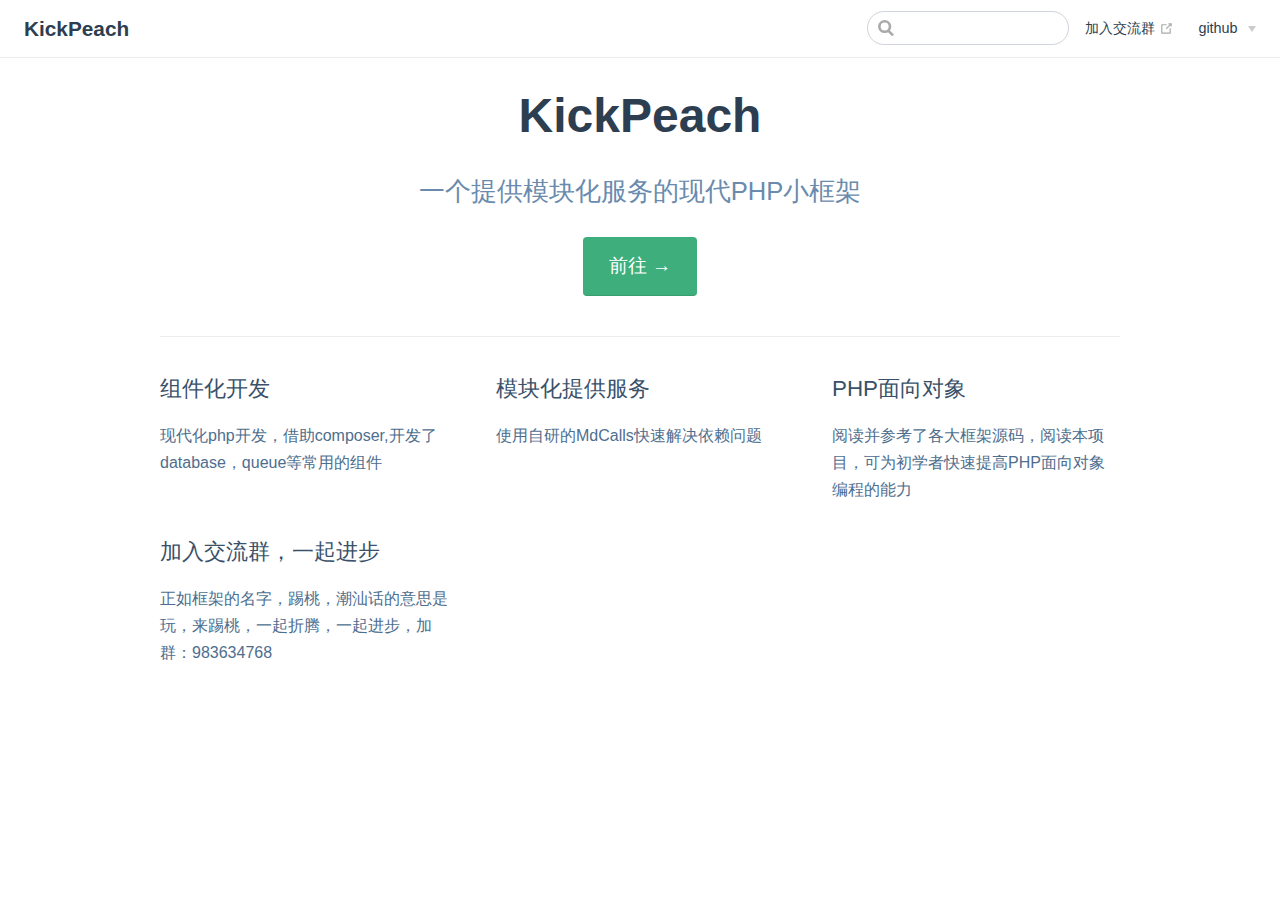
<file: index.html>
<!DOCTYPE html>
<html lang="en-US">
  <head>
    <meta charset="utf-8">
    <meta name="viewport" content="width=device-width,initial-scale=1">
    <title>KickPeach</title>
    <meta name="description" content="一个提供模块化服务的现代PHP小框架">
    
    
    <link rel="preload" href="/assets/css/0.styles.b9f6e0ea.css" as="style"><link rel="preload" href="/assets/js/app.d8481650.js" as="script"><link rel="preload" href="/assets/js/2.21079776.js" as="script"><link rel="preload" href="/assets/js/9.aa5e001c.js" as="script"><link rel="prefetch" href="/assets/js/10.55aacf00.js"><link rel="prefetch" href="/assets/js/11.814c18b7.js"><link rel="prefetch" href="/assets/js/12.51fdea6a.js"><link rel="prefetch" href="/assets/js/13.8d771a0a.js"><link rel="prefetch" href="/assets/js/14.dd0aa15c.js"><link rel="prefetch" href="/assets/js/15.8fccf6ee.js"><link rel="prefetch" href="/assets/js/16.b20f78f5.js"><link rel="prefetch" href="/assets/js/17.5ae0739f.js"><link rel="prefetch" href="/assets/js/18.67575a08.js"><link rel="prefetch" href="/assets/js/19.cb795208.js"><link rel="prefetch" href="/assets/js/20.83614ffb.js"><link rel="prefetch" href="/assets/js/21.5ff111c5.js"><link rel="prefetch" href="/assets/js/22.83f65b97.js"><link rel="prefetch" href="/assets/js/3.d20a4fdd.js"><link rel="prefetch" href="/assets/js/4.51fd03cb.js"><link rel="prefetch" href="/assets/js/5.f55dded8.js"><link rel="prefetch" href="/assets/js/6.a24831df.js"><link rel="prefetch" href="/assets/js/7.1b6b49ca.js"><link rel="prefetch" href="/assets/js/8.77a4347c.js">
    <link rel="stylesheet" href="/assets/css/0.styles.b9f6e0ea.css">
  </head>
  <body>
    <div id="app" data-server-rendered="true"><div class="theme-container no-sidebar"><header class="navbar"><div class="sidebar-button"><svg xmlns="http://www.w3.org/2000/svg" aria-hidden="true" role="img" viewBox="0 0 448 512" class="icon"><path fill="currentColor" d="M436 124H12c-6.627 0-12-5.373-12-12V80c0-6.627 5.373-12 12-12h424c6.627 0 12 5.373 12 12v32c0 6.627-5.373 12-12 12zm0 160H12c-6.627 0-12-5.373-12-12v-32c0-6.627 5.373-12 12-12h424c6.627 0 12 5.373 12 12v32c0 6.627-5.373 12-12 12zm0 160H12c-6.627 0-12-5.373-12-12v-32c0-6.627 5.373-12 12-12h424c6.627 0 12 5.373 12 12v32c0 6.627-5.373 12-12 12z"></path></svg></div> <a href="/" class="home-link router-link-exact-active router-link-active"><!----> <span class="site-name">KickPeach</span></a> <div class="links"><div class="search-box"><input aria-label="Search" autocomplete="off" spellcheck="false" value=""> <!----></div> <nav class="nav-links can-hide"><div class="nav-item"><a href="http://shang.qq.com/wpa/qunwpa?idkey=96a7bedb26282d88729887cbab1d707d7b1f0ded57e2a1729233f51d094b74aa" target="_blank" rel="noopener noreferrer" class="nav-link external">
  加入交流群
  <svg xmlns="http://www.w3.org/2000/svg" aria-hidden="true" x="0px" y="0px" viewBox="0 0 100 100" width="15" height="15" class="icon outbound"><path fill="currentColor" d="M18.8,85.1h56l0,0c2.2,0,4-1.8,4-4v-32h-8v28h-48v-48h28v-8h-32l0,0c-2.2,0-4,1.8-4,4v56C14.8,83.3,16.6,85.1,18.8,85.1z"></path> <polygon fill="currentColor" points="45.7,48.7 51.3,54.3 77.2,28.5 77.2,37.2 85.2,37.2 85.2,14.9 62.8,14.9 62.8,22.9 71.5,22.9"></polygon></svg></a></div><div class="nav-item"><div class="dropdown-wrapper"><a class="dropdown-title"><span class="title">github</span> <span class="arrow right"></span></a> <ul class="nav-dropdown" style="display:none;"><li class="dropdown-item"><!----> <a href="https://github.com/KickPeach/kickPeach" target="_blank" rel="noopener noreferrer" class="nav-link external">
  kickPeach
  <svg xmlns="http://www.w3.org/2000/svg" aria-hidden="true" x="0px" y="0px" viewBox="0 0 100 100" width="15" height="15" class="icon outbound"><path fill="currentColor" d="M18.8,85.1h56l0,0c2.2,0,4-1.8,4-4v-32h-8v28h-48v-48h28v-8h-32l0,0c-2.2,0-4,1.8-4,4v56C14.8,83.3,16.6,85.1,18.8,85.1z"></path> <polygon fill="currentColor" points="45.7,48.7 51.3,54.3 77.2,28.5 77.2,37.2 85.2,37.2 85.2,14.9 62.8,14.9 62.8,22.9 71.5,22.9"></polygon></svg></a></li></ul></div></div> <!----></nav></div></header> <div class="sidebar-mask"></div> <aside class="sidebar"><nav class="nav-links"><div class="nav-item"><a href="http://shang.qq.com/wpa/qunwpa?idkey=96a7bedb26282d88729887cbab1d707d7b1f0ded57e2a1729233f51d094b74aa" target="_blank" rel="noopener noreferrer" class="nav-link external">
  加入交流群
  <svg xmlns="http://www.w3.org/2000/svg" aria-hidden="true" x="0px" y="0px" viewBox="0 0 100 100" width="15" height="15" class="icon outbound"><path fill="currentColor" d="M18.8,85.1h56l0,0c2.2,0,4-1.8,4-4v-32h-8v28h-48v-48h28v-8h-32l0,0c-2.2,0-4,1.8-4,4v56C14.8,83.3,16.6,85.1,18.8,85.1z"></path> <polygon fill="currentColor" points="45.7,48.7 51.3,54.3 77.2,28.5 77.2,37.2 85.2,37.2 85.2,14.9 62.8,14.9 62.8,22.9 71.5,22.9"></polygon></svg></a></div><div class="nav-item"><div class="dropdown-wrapper"><a class="dropdown-title"><span class="title">github</span> <span class="arrow right"></span></a> <ul class="nav-dropdown" style="display:none;"><li class="dropdown-item"><!----> <a href="https://github.com/KickPeach/kickPeach" target="_blank" rel="noopener noreferrer" class="nav-link external">
  kickPeach
  <svg xmlns="http://www.w3.org/2000/svg" aria-hidden="true" x="0px" y="0px" viewBox="0 0 100 100" width="15" height="15" class="icon outbound"><path fill="currentColor" d="M18.8,85.1h56l0,0c2.2,0,4-1.8,4-4v-32h-8v28h-48v-48h28v-8h-32l0,0c-2.2,0-4,1.8-4,4v56C14.8,83.3,16.6,85.1,18.8,85.1z"></path> <polygon fill="currentColor" points="45.7,48.7 51.3,54.3 77.2,28.5 77.2,37.2 85.2,37.2 85.2,14.9 62.8,14.9 62.8,22.9 71.5,22.9"></polygon></svg></a></li></ul></div></div> <!----></nav>  <!----> </aside> <main aria-labelledby="main-title" class="home"><header class="hero"><!----> <h1 id="main-title">KickPeach</h1> <p class="description">
      一个提供模块化服务的现代PHP小框架
    </p> <p class="action"><a href="/guide/base/install.html" class="nav-link action-button">前往 →</a></p></header> <div class="features"><div class="feature"><h2>组件化开发</h2> <p>现代化php开发，借助composer,开发了database，queue等常用的组件</p></div><div class="feature"><h2>模块化提供服务</h2> <p>使用自研的MdCalls快速解决依赖问题</p></div><div class="feature"><h2>PHP面向对象</h2> <p>阅读并参考了各大框架源码，阅读本项目，可为初学者快速提高PHP面向对象编程的能力</p></div><div class="feature"><h2>加入交流群，一起进步</h2> <p>正如框架的名字，踢桃，潮汕话的意思是玩，来踢桃，一起折腾，一起进步，加群：983634768</p></div></div> <div class="content default"></div> <!----></main></div><div class="global-ui"></div></div>
    <script src="/assets/js/app.d8481650.js" defer></script><script src="/assets/js/2.21079776.js" defer></script><script src="/assets/js/9.aa5e001c.js" defer></script>
  </body>
</html>
</file>
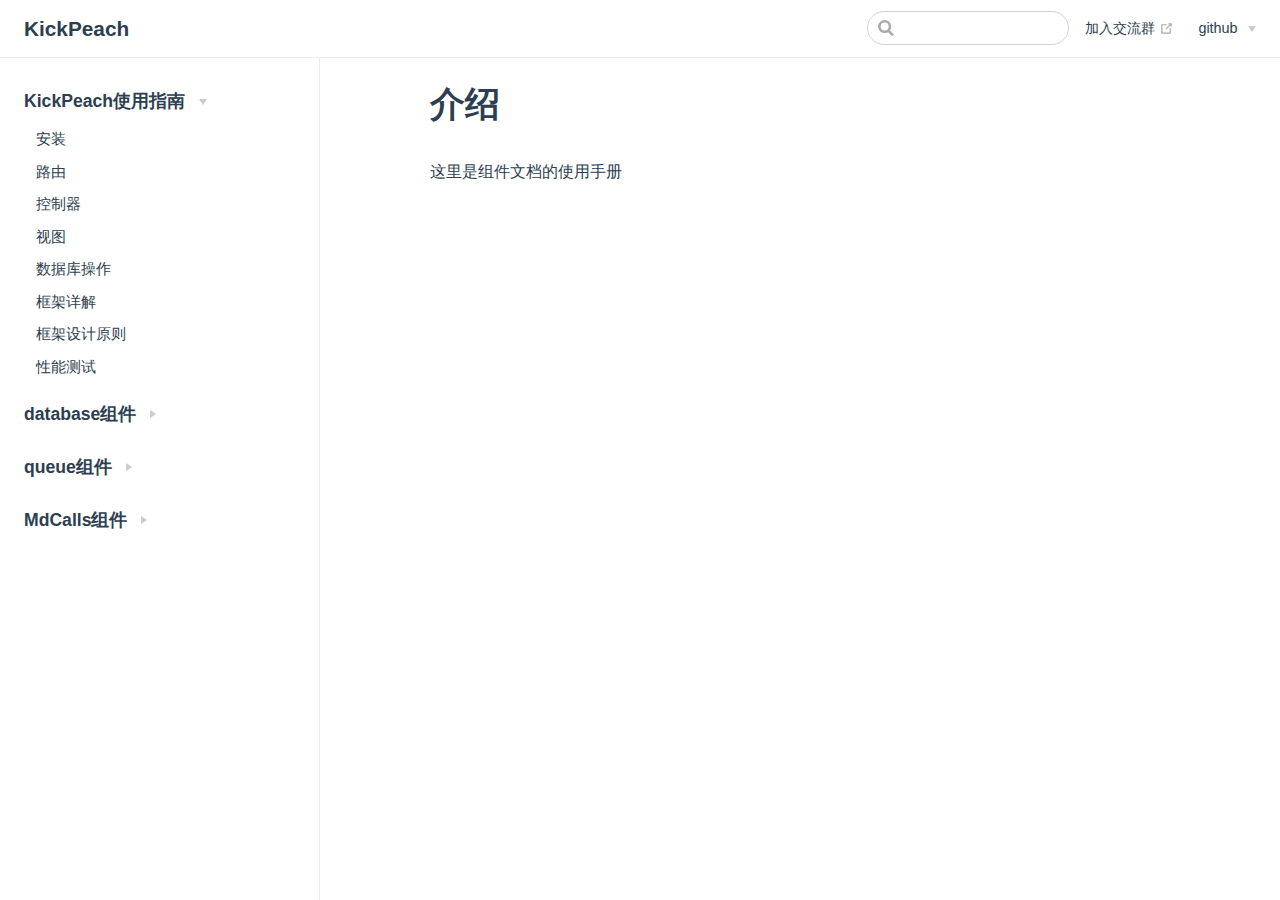
<file: guide/index.html>
<!DOCTYPE html>
<html lang="en-US">
  <head>
    <meta charset="utf-8">
    <meta name="viewport" content="width=device-width,initial-scale=1">
    <title>介绍 | KickPeach</title>
    <meta name="description" content="一个提供模块化服务的现代PHP小框架">
    
    
    <link rel="preload" href="/assets/css/0.styles.b9f6e0ea.css" as="style"><link rel="preload" href="/assets/js/app.d8481650.js" as="script"><link rel="preload" href="/assets/js/2.21079776.js" as="script"><link rel="preload" href="/assets/js/10.55aacf00.js" as="script"><link rel="prefetch" href="/assets/js/11.814c18b7.js"><link rel="prefetch" href="/assets/js/12.51fdea6a.js"><link rel="prefetch" href="/assets/js/13.8d771a0a.js"><link rel="prefetch" href="/assets/js/14.dd0aa15c.js"><link rel="prefetch" href="/assets/js/15.8fccf6ee.js"><link rel="prefetch" href="/assets/js/16.b20f78f5.js"><link rel="prefetch" href="/assets/js/17.5ae0739f.js"><link rel="prefetch" href="/assets/js/18.67575a08.js"><link rel="prefetch" href="/assets/js/19.cb795208.js"><link rel="prefetch" href="/assets/js/20.83614ffb.js"><link rel="prefetch" href="/assets/js/21.5ff111c5.js"><link rel="prefetch" href="/assets/js/22.83f65b97.js"><link rel="prefetch" href="/assets/js/3.d20a4fdd.js"><link rel="prefetch" href="/assets/js/4.51fd03cb.js"><link rel="prefetch" href="/assets/js/5.f55dded8.js"><link rel="prefetch" href="/assets/js/6.a24831df.js"><link rel="prefetch" href="/assets/js/7.1b6b49ca.js"><link rel="prefetch" href="/assets/js/8.77a4347c.js"><link rel="prefetch" href="/assets/js/9.aa5e001c.js">
    <link rel="stylesheet" href="/assets/css/0.styles.b9f6e0ea.css">
  </head>
  <body>
    <div id="app" data-server-rendered="true"><div class="theme-container"><header class="navbar"><div class="sidebar-button"><svg xmlns="http://www.w3.org/2000/svg" aria-hidden="true" role="img" viewBox="0 0 448 512" class="icon"><path fill="currentColor" d="M436 124H12c-6.627 0-12-5.373-12-12V80c0-6.627 5.373-12 12-12h424c6.627 0 12 5.373 12 12v32c0 6.627-5.373 12-12 12zm0 160H12c-6.627 0-12-5.373-12-12v-32c0-6.627 5.373-12 12-12h424c6.627 0 12 5.373 12 12v32c0 6.627-5.373 12-12 12zm0 160H12c-6.627 0-12-5.373-12-12v-32c0-6.627 5.373-12 12-12h424c6.627 0 12 5.373 12 12v32c0 6.627-5.373 12-12 12z"></path></svg></div> <a href="/" class="home-link router-link-active"><!----> <span class="site-name">KickPeach</span></a> <div class="links"><div class="search-box"><input aria-label="Search" autocomplete="off" spellcheck="false" value=""> <!----></div> <nav class="nav-links can-hide"><div class="nav-item"><a href="http://shang.qq.com/wpa/qunwpa?idkey=96a7bedb26282d88729887cbab1d707d7b1f0ded57e2a1729233f51d094b74aa" target="_blank" rel="noopener noreferrer" class="nav-link external">
  加入交流群
  <svg xmlns="http://www.w3.org/2000/svg" aria-hidden="true" x="0px" y="0px" viewBox="0 0 100 100" width="15" height="15" class="icon outbound"><path fill="currentColor" d="M18.8,85.1h56l0,0c2.2,0,4-1.8,4-4v-32h-8v28h-48v-48h28v-8h-32l0,0c-2.2,0-4,1.8-4,4v56C14.8,83.3,16.6,85.1,18.8,85.1z"></path> <polygon fill="currentColor" points="45.7,48.7 51.3,54.3 77.2,28.5 77.2,37.2 85.2,37.2 85.2,14.9 62.8,14.9 62.8,22.9 71.5,22.9"></polygon></svg></a></div><div class="nav-item"><div class="dropdown-wrapper"><a class="dropdown-title"><span class="title">github</span> <span class="arrow right"></span></a> <ul class="nav-dropdown" style="display:none;"><li class="dropdown-item"><!----> <a href="https://github.com/KickPeach/kickPeach" target="_blank" rel="noopener noreferrer" class="nav-link external">
  kickPeach
  <svg xmlns="http://www.w3.org/2000/svg" aria-hidden="true" x="0px" y="0px" viewBox="0 0 100 100" width="15" height="15" class="icon outbound"><path fill="currentColor" d="M18.8,85.1h56l0,0c2.2,0,4-1.8,4-4v-32h-8v28h-48v-48h28v-8h-32l0,0c-2.2,0-4,1.8-4,4v56C14.8,83.3,16.6,85.1,18.8,85.1z"></path> <polygon fill="currentColor" points="45.7,48.7 51.3,54.3 77.2,28.5 77.2,37.2 85.2,37.2 85.2,14.9 62.8,14.9 62.8,22.9 71.5,22.9"></polygon></svg></a></li></ul></div></div> <!----></nav></div></header> <div class="sidebar-mask"></div> <aside class="sidebar"><nav class="nav-links"><div class="nav-item"><a href="http://shang.qq.com/wpa/qunwpa?idkey=96a7bedb26282d88729887cbab1d707d7b1f0ded57e2a1729233f51d094b74aa" target="_blank" rel="noopener noreferrer" class="nav-link external">
  加入交流群
  <svg xmlns="http://www.w3.org/2000/svg" aria-hidden="true" x="0px" y="0px" viewBox="0 0 100 100" width="15" height="15" class="icon outbound"><path fill="currentColor" d="M18.8,85.1h56l0,0c2.2,0,4-1.8,4-4v-32h-8v28h-48v-48h28v-8h-32l0,0c-2.2,0-4,1.8-4,4v56C14.8,83.3,16.6,85.1,18.8,85.1z"></path> <polygon fill="currentColor" points="45.7,48.7 51.3,54.3 77.2,28.5 77.2,37.2 85.2,37.2 85.2,14.9 62.8,14.9 62.8,22.9 71.5,22.9"></polygon></svg></a></div><div class="nav-item"><div class="dropdown-wrapper"><a class="dropdown-title"><span class="title">github</span> <span class="arrow right"></span></a> <ul class="nav-dropdown" style="display:none;"><li class="dropdown-item"><!----> <a href="https://github.com/KickPeach/kickPeach" target="_blank" rel="noopener noreferrer" class="nav-link external">
  kickPeach
  <svg xmlns="http://www.w3.org/2000/svg" aria-hidden="true" x="0px" y="0px" viewBox="0 0 100 100" width="15" height="15" class="icon outbound"><path fill="currentColor" d="M18.8,85.1h56l0,0c2.2,0,4-1.8,4-4v-32h-8v28h-48v-48h28v-8h-32l0,0c-2.2,0-4,1.8-4,4v56C14.8,83.3,16.6,85.1,18.8,85.1z"></path> <polygon fill="currentColor" points="45.7,48.7 51.3,54.3 77.2,28.5 77.2,37.2 85.2,37.2 85.2,14.9 62.8,14.9 62.8,22.9 71.5,22.9"></polygon></svg></a></li></ul></div></div> <!----></nav>  <ul class="sidebar-links"><li><section class="sidebar-group collapsable depth-0"><p class="sidebar-heading open"><span>KickPeach使用指南</span> <span class="arrow down"></span></p> <ul class="sidebar-links sidebar-group-items"><li><a href="/guide/base/install.html" class="sidebar-link">安装</a></li><li><a href="/guide/base/routing.html" class="sidebar-link">路由</a></li><li><a href="/guide/base/controller.html" class="sidebar-link">控制器</a></li><li><a href="/guide/base/view.html" class="sidebar-link">视图</a></li><li><a href="/guide/base/model.html" class="sidebar-link">数据库操作</a></li><li><a href="/guide/base/kernel.html" class="sidebar-link">框架详解</a></li><li><a href="/guide/base/design.html" class="sidebar-link">框架设计原则</a></li><li><a href="/guide/base/benchmark.html" class="sidebar-link">性能测试</a></li></ul></section></li><li><section class="sidebar-group collapsable depth-0"><p class="sidebar-heading"><span>database组件</span> <span class="arrow right"></span></p> <!----></section></li><li><section class="sidebar-group collapsable depth-0"><p class="sidebar-heading"><span>queue组件</span> <span class="arrow right"></span></p> <!----></section></li><li><section class="sidebar-group collapsable depth-0"><p class="sidebar-heading"><span>MdCalls组件</span> <span class="arrow right"></span></p> <!----></section></li></ul> </aside> <main class="page"> <div class="content default"><h1 id="介绍"><a href="#介绍" aria-hidden="true" class="header-anchor">#</a> 介绍</h1> <p>这里是组件文档的使用手册</p></div> <footer class="page-edit"><!----> <!----></footer> <!----> </main></div><div class="global-ui"></div></div>
    <script src="/assets/js/app.d8481650.js" defer></script><script src="/assets/js/2.21079776.js" defer></script><script src="/assets/js/10.55aacf00.js" defer></script>
  </body>
</html>
</file>
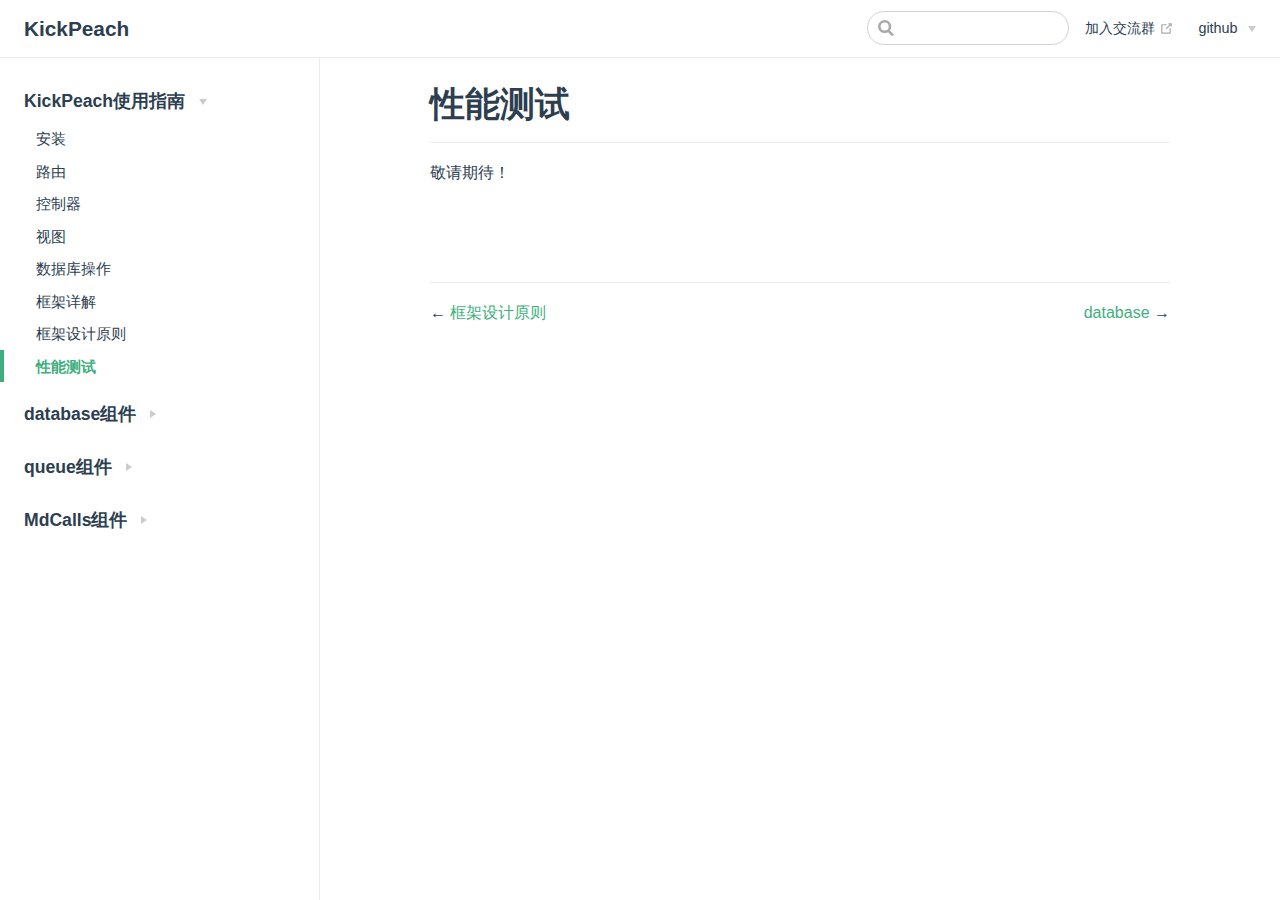
<file: guide/base/benchmark.html>
<!DOCTYPE html>
<html lang="en-US">
  <head>
    <meta charset="utf-8">
    <meta name="viewport" content="width=device-width,initial-scale=1">
    <title>性能测试 | KickPeach</title>
    <meta name="description" content="一个提供模块化服务的现代PHP小框架">
    
    
    <link rel="preload" href="/assets/css/0.styles.b9f6e0ea.css" as="style"><link rel="preload" href="/assets/js/app.d8481650.js" as="script"><link rel="preload" href="/assets/js/2.21079776.js" as="script"><link rel="preload" href="/assets/js/11.814c18b7.js" as="script"><link rel="prefetch" href="/assets/js/10.55aacf00.js"><link rel="prefetch" href="/assets/js/12.51fdea6a.js"><link rel="prefetch" href="/assets/js/13.8d771a0a.js"><link rel="prefetch" href="/assets/js/14.dd0aa15c.js"><link rel="prefetch" href="/assets/js/15.8fccf6ee.js"><link rel="prefetch" href="/assets/js/16.b20f78f5.js"><link rel="prefetch" href="/assets/js/17.5ae0739f.js"><link rel="prefetch" href="/assets/js/18.67575a08.js"><link rel="prefetch" href="/assets/js/19.cb795208.js"><link rel="prefetch" href="/assets/js/20.83614ffb.js"><link rel="prefetch" href="/assets/js/21.5ff111c5.js"><link rel="prefetch" href="/assets/js/22.83f65b97.js"><link rel="prefetch" href="/assets/js/3.d20a4fdd.js"><link rel="prefetch" href="/assets/js/4.51fd03cb.js"><link rel="prefetch" href="/assets/js/5.f55dded8.js"><link rel="prefetch" href="/assets/js/6.a24831df.js"><link rel="prefetch" href="/assets/js/7.1b6b49ca.js"><link rel="prefetch" href="/assets/js/8.77a4347c.js"><link rel="prefetch" href="/assets/js/9.aa5e001c.js">
    <link rel="stylesheet" href="/assets/css/0.styles.b9f6e0ea.css">
  </head>
  <body>
    <div id="app" data-server-rendered="true"><div class="theme-container"><header class="navbar"><div class="sidebar-button"><svg xmlns="http://www.w3.org/2000/svg" aria-hidden="true" role="img" viewBox="0 0 448 512" class="icon"><path fill="currentColor" d="M436 124H12c-6.627 0-12-5.373-12-12V80c0-6.627 5.373-12 12-12h424c6.627 0 12 5.373 12 12v32c0 6.627-5.373 12-12 12zm0 160H12c-6.627 0-12-5.373-12-12v-32c0-6.627 5.373-12 12-12h424c6.627 0 12 5.373 12 12v32c0 6.627-5.373 12-12 12zm0 160H12c-6.627 0-12-5.373-12-12v-32c0-6.627 5.373-12 12-12h424c6.627 0 12 5.373 12 12v32c0 6.627-5.373 12-12 12z"></path></svg></div> <a href="/" class="home-link router-link-active"><!----> <span class="site-name">KickPeach</span></a> <div class="links"><div class="search-box"><input aria-label="Search" autocomplete="off" spellcheck="false" value=""> <!----></div> <nav class="nav-links can-hide"><div class="nav-item"><a href="http://shang.qq.com/wpa/qunwpa?idkey=96a7bedb26282d88729887cbab1d707d7b1f0ded57e2a1729233f51d094b74aa" target="_blank" rel="noopener noreferrer" class="nav-link external">
  加入交流群
  <svg xmlns="http://www.w3.org/2000/svg" aria-hidden="true" x="0px" y="0px" viewBox="0 0 100 100" width="15" height="15" class="icon outbound"><path fill="currentColor" d="M18.8,85.1h56l0,0c2.2,0,4-1.8,4-4v-32h-8v28h-48v-48h28v-8h-32l0,0c-2.2,0-4,1.8-4,4v56C14.8,83.3,16.6,85.1,18.8,85.1z"></path> <polygon fill="currentColor" points="45.7,48.7 51.3,54.3 77.2,28.5 77.2,37.2 85.2,37.2 85.2,14.9 62.8,14.9 62.8,22.9 71.5,22.9"></polygon></svg></a></div><div class="nav-item"><div class="dropdown-wrapper"><a class="dropdown-title"><span class="title">github</span> <span class="arrow right"></span></a> <ul class="nav-dropdown" style="display:none;"><li class="dropdown-item"><!----> <a href="https://github.com/KickPeach/kickPeach" target="_blank" rel="noopener noreferrer" class="nav-link external">
  kickPeach
  <svg xmlns="http://www.w3.org/2000/svg" aria-hidden="true" x="0px" y="0px" viewBox="0 0 100 100" width="15" height="15" class="icon outbound"><path fill="currentColor" d="M18.8,85.1h56l0,0c2.2,0,4-1.8,4-4v-32h-8v28h-48v-48h28v-8h-32l0,0c-2.2,0-4,1.8-4,4v56C14.8,83.3,16.6,85.1,18.8,85.1z"></path> <polygon fill="currentColor" points="45.7,48.7 51.3,54.3 77.2,28.5 77.2,37.2 85.2,37.2 85.2,14.9 62.8,14.9 62.8,22.9 71.5,22.9"></polygon></svg></a></li></ul></div></div> <!----></nav></div></header> <div class="sidebar-mask"></div> <aside class="sidebar"><nav class="nav-links"><div class="nav-item"><a href="http://shang.qq.com/wpa/qunwpa?idkey=96a7bedb26282d88729887cbab1d707d7b1f0ded57e2a1729233f51d094b74aa" target="_blank" rel="noopener noreferrer" class="nav-link external">
  加入交流群
  <svg xmlns="http://www.w3.org/2000/svg" aria-hidden="true" x="0px" y="0px" viewBox="0 0 100 100" width="15" height="15" class="icon outbound"><path fill="currentColor" d="M18.8,85.1h56l0,0c2.2,0,4-1.8,4-4v-32h-8v28h-48v-48h28v-8h-32l0,0c-2.2,0-4,1.8-4,4v56C14.8,83.3,16.6,85.1,18.8,85.1z"></path> <polygon fill="currentColor" points="45.7,48.7 51.3,54.3 77.2,28.5 77.2,37.2 85.2,37.2 85.2,14.9 62.8,14.9 62.8,22.9 71.5,22.9"></polygon></svg></a></div><div class="nav-item"><div class="dropdown-wrapper"><a class="dropdown-title"><span class="title">github</span> <span class="arrow right"></span></a> <ul class="nav-dropdown" style="display:none;"><li class="dropdown-item"><!----> <a href="https://github.com/KickPeach/kickPeach" target="_blank" rel="noopener noreferrer" class="nav-link external">
  kickPeach
  <svg xmlns="http://www.w3.org/2000/svg" aria-hidden="true" x="0px" y="0px" viewBox="0 0 100 100" width="15" height="15" class="icon outbound"><path fill="currentColor" d="M18.8,85.1h56l0,0c2.2,0,4-1.8,4-4v-32h-8v28h-48v-48h28v-8h-32l0,0c-2.2,0-4,1.8-4,4v56C14.8,83.3,16.6,85.1,18.8,85.1z"></path> <polygon fill="currentColor" points="45.7,48.7 51.3,54.3 77.2,28.5 77.2,37.2 85.2,37.2 85.2,14.9 62.8,14.9 62.8,22.9 71.5,22.9"></polygon></svg></a></li></ul></div></div> <!----></nav>  <ul class="sidebar-links"><li><section class="sidebar-group collapsable depth-0"><p class="sidebar-heading open"><span>KickPeach使用指南</span> <span class="arrow down"></span></p> <ul class="sidebar-links sidebar-group-items"><li><a href="/guide/base/install.html" class="sidebar-link">安装</a></li><li><a href="/guide/base/routing.html" class="sidebar-link">路由</a></li><li><a href="/guide/base/controller.html" class="sidebar-link">控制器</a></li><li><a href="/guide/base/view.html" class="sidebar-link">视图</a></li><li><a href="/guide/base/model.html" class="sidebar-link">数据库操作</a></li><li><a href="/guide/base/kernel.html" class="sidebar-link">框架详解</a></li><li><a href="/guide/base/design.html" class="sidebar-link">框架设计原则</a></li><li><a href="/guide/base/benchmark.html" class="active sidebar-link">性能测试</a></li></ul></section></li><li><section class="sidebar-group collapsable depth-0"><p class="sidebar-heading"><span>database组件</span> <span class="arrow right"></span></p> <!----></section></li><li><section class="sidebar-group collapsable depth-0"><p class="sidebar-heading"><span>queue组件</span> <span class="arrow right"></span></p> <!----></section></li><li><section class="sidebar-group collapsable depth-0"><p class="sidebar-heading"><span>MdCalls组件</span> <span class="arrow right"></span></p> <!----></section></li></ul> </aside> <main class="page"> <div class="content default"><h1 id="性能测试"><a href="#性能测试" aria-hidden="true" class="header-anchor">#</a> 性能测试</h1> <hr> <p>敬请期待！</p></div> <footer class="page-edit"><!----> <!----></footer> <div class="page-nav"><p class="inner"><span class="prev">
        ←
        <a href="/guide/base/design.html" class="prev">
          框架设计原则
        </a></span> <span class="next"><a href="/guide/database/introduce.html">
          database
        </a>
        →
      </span></p></div> </main></div><div class="global-ui"></div></div>
    <script src="/assets/js/app.d8481650.js" defer></script><script src="/assets/js/2.21079776.js" defer></script><script src="/assets/js/11.814c18b7.js" defer></script>
  </body>
</html>
</file>
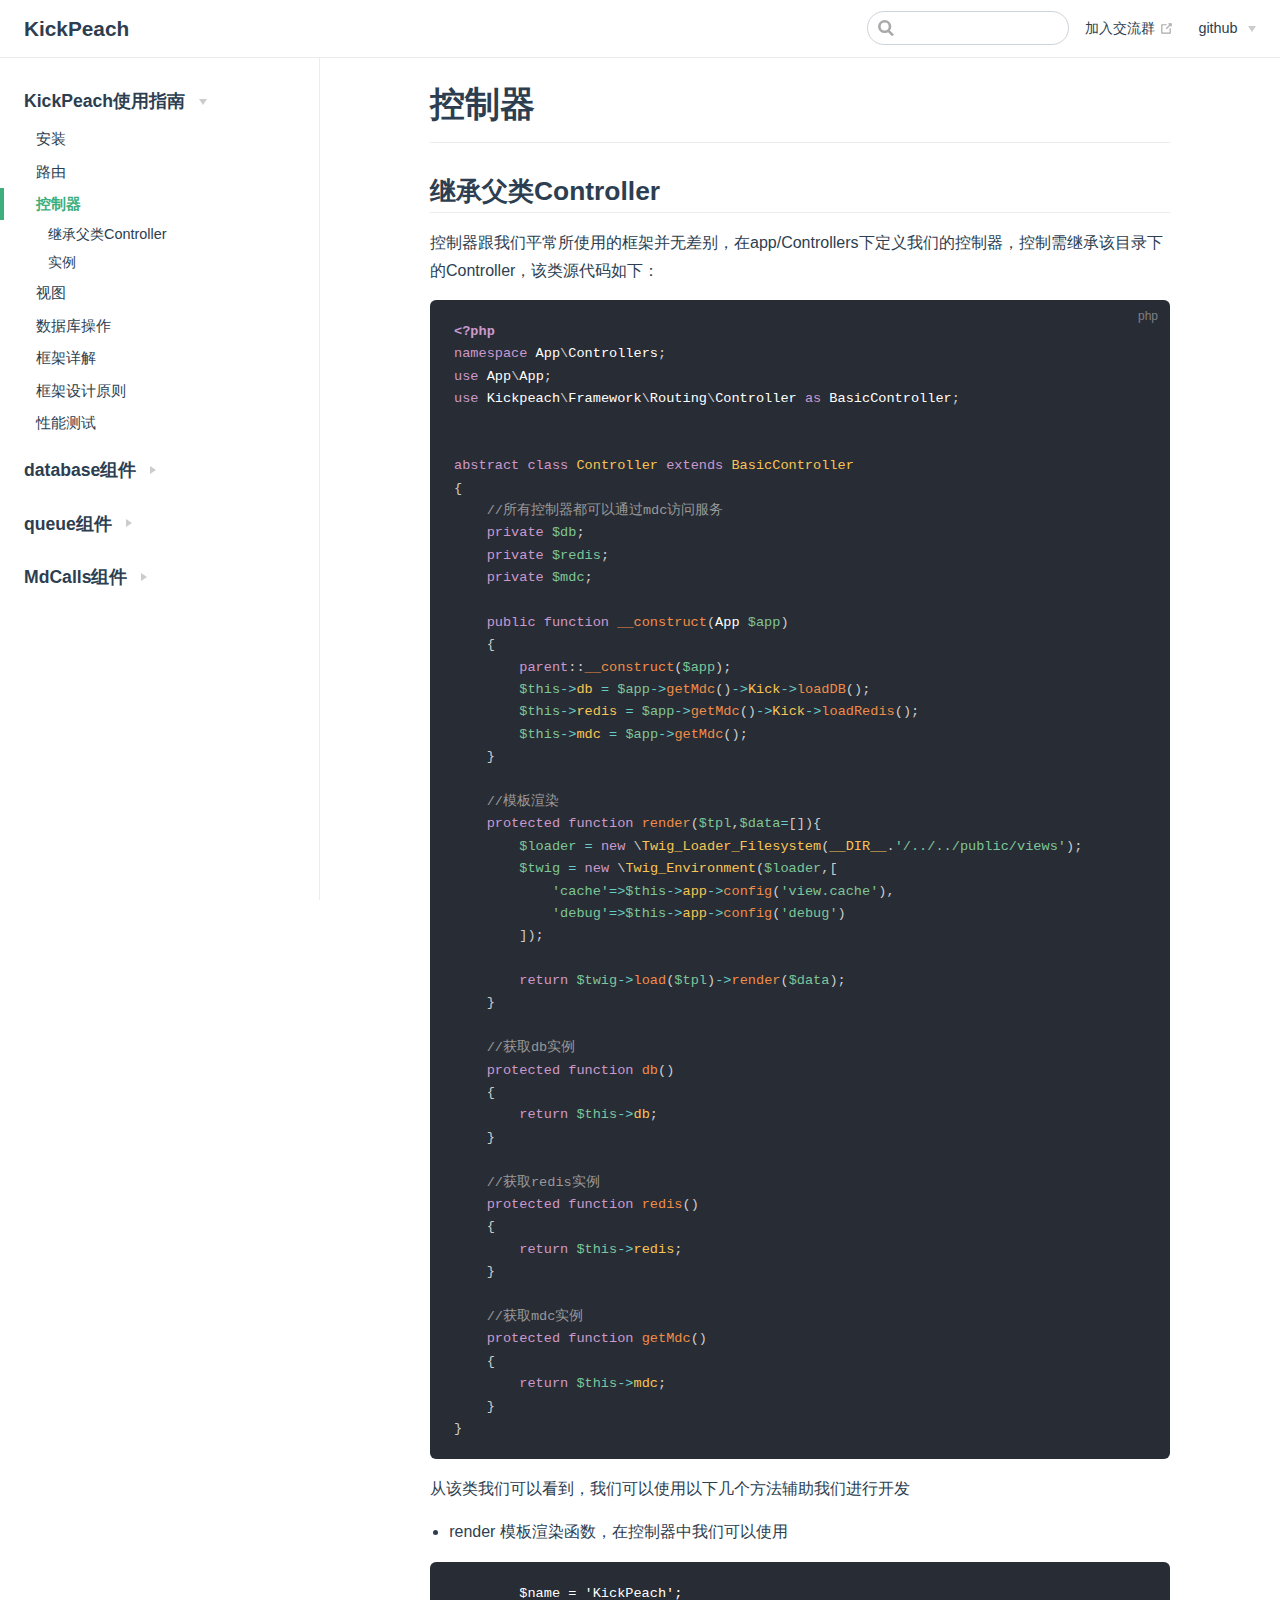
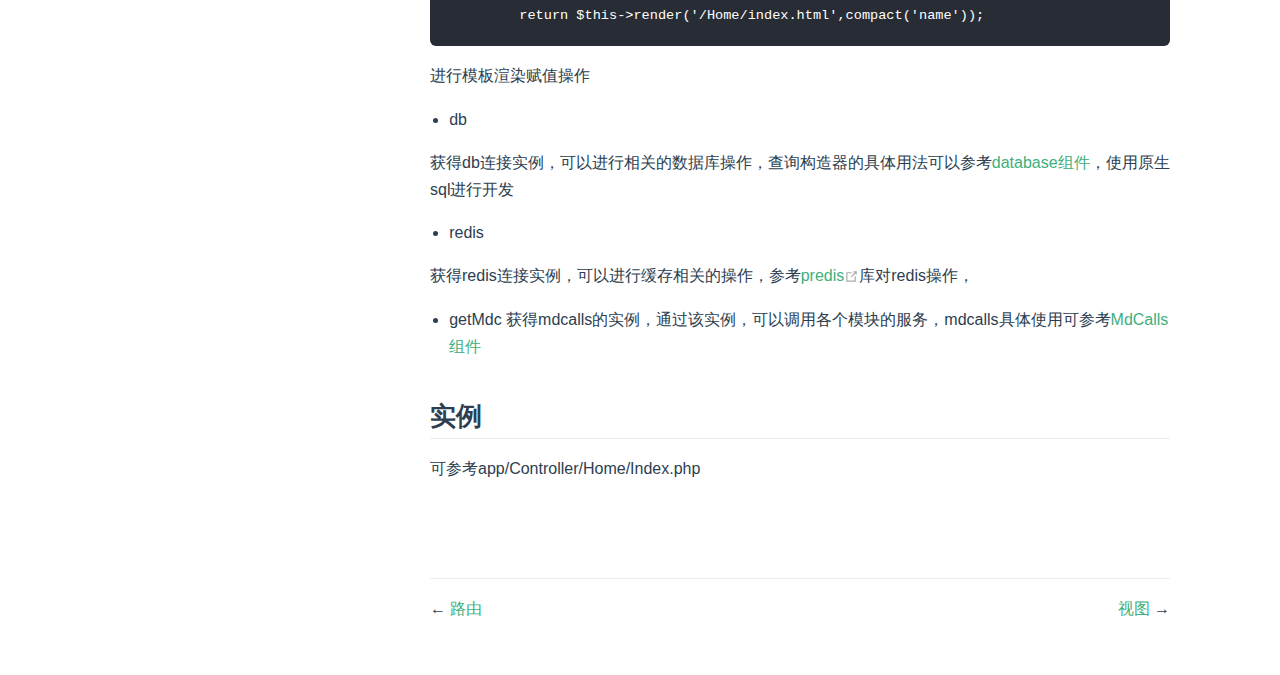
<file: guide/base/controller.html>
<!DOCTYPE html>
<html lang="en-US">
  <head>
    <meta charset="utf-8">
    <meta name="viewport" content="width=device-width,initial-scale=1">
    <title>控制器 | KickPeach</title>
    <meta name="description" content="一个提供模块化服务的现代PHP小框架">
    
    
    <link rel="preload" href="/assets/css/0.styles.b9f6e0ea.css" as="style"><link rel="preload" href="/assets/js/app.d8481650.js" as="script"><link rel="preload" href="/assets/js/2.21079776.js" as="script"><link rel="preload" href="/assets/js/12.51fdea6a.js" as="script"><link rel="prefetch" href="/assets/js/10.55aacf00.js"><link rel="prefetch" href="/assets/js/11.814c18b7.js"><link rel="prefetch" href="/assets/js/13.8d771a0a.js"><link rel="prefetch" href="/assets/js/14.dd0aa15c.js"><link rel="prefetch" href="/assets/js/15.8fccf6ee.js"><link rel="prefetch" href="/assets/js/16.b20f78f5.js"><link rel="prefetch" href="/assets/js/17.5ae0739f.js"><link rel="prefetch" href="/assets/js/18.67575a08.js"><link rel="prefetch" href="/assets/js/19.cb795208.js"><link rel="prefetch" href="/assets/js/20.83614ffb.js"><link rel="prefetch" href="/assets/js/21.5ff111c5.js"><link rel="prefetch" href="/assets/js/22.83f65b97.js"><link rel="prefetch" href="/assets/js/3.d20a4fdd.js"><link rel="prefetch" href="/assets/js/4.51fd03cb.js"><link rel="prefetch" href="/assets/js/5.f55dded8.js"><link rel="prefetch" href="/assets/js/6.a24831df.js"><link rel="prefetch" href="/assets/js/7.1b6b49ca.js"><link rel="prefetch" href="/assets/js/8.77a4347c.js"><link rel="prefetch" href="/assets/js/9.aa5e001c.js">
    <link rel="stylesheet" href="/assets/css/0.styles.b9f6e0ea.css">
  </head>
  <body>
    <div id="app" data-server-rendered="true"><div class="theme-container"><header class="navbar"><div class="sidebar-button"><svg xmlns="http://www.w3.org/2000/svg" aria-hidden="true" role="img" viewBox="0 0 448 512" class="icon"><path fill="currentColor" d="M436 124H12c-6.627 0-12-5.373-12-12V80c0-6.627 5.373-12 12-12h424c6.627 0 12 5.373 12 12v32c0 6.627-5.373 12-12 12zm0 160H12c-6.627 0-12-5.373-12-12v-32c0-6.627 5.373-12 12-12h424c6.627 0 12 5.373 12 12v32c0 6.627-5.373 12-12 12zm0 160H12c-6.627 0-12-5.373-12-12v-32c0-6.627 5.373-12 12-12h424c6.627 0 12 5.373 12 12v32c0 6.627-5.373 12-12 12z"></path></svg></div> <a href="/" class="home-link router-link-active"><!----> <span class="site-name">KickPeach</span></a> <div class="links"><div class="search-box"><input aria-label="Search" autocomplete="off" spellcheck="false" value=""> <!----></div> <nav class="nav-links can-hide"><div class="nav-item"><a href="http://shang.qq.com/wpa/qunwpa?idkey=96a7bedb26282d88729887cbab1d707d7b1f0ded57e2a1729233f51d094b74aa" target="_blank" rel="noopener noreferrer" class="nav-link external">
  加入交流群
  <svg xmlns="http://www.w3.org/2000/svg" aria-hidden="true" x="0px" y="0px" viewBox="0 0 100 100" width="15" height="15" class="icon outbound"><path fill="currentColor" d="M18.8,85.1h56l0,0c2.2,0,4-1.8,4-4v-32h-8v28h-48v-48h28v-8h-32l0,0c-2.2,0-4,1.8-4,4v56C14.8,83.3,16.6,85.1,18.8,85.1z"></path> <polygon fill="currentColor" points="45.7,48.7 51.3,54.3 77.2,28.5 77.2,37.2 85.2,37.2 85.2,14.9 62.8,14.9 62.8,22.9 71.5,22.9"></polygon></svg></a></div><div class="nav-item"><div class="dropdown-wrapper"><a class="dropdown-title"><span class="title">github</span> <span class="arrow right"></span></a> <ul class="nav-dropdown" style="display:none;"><li class="dropdown-item"><!----> <a href="https://github.com/KickPeach/kickPeach" target="_blank" rel="noopener noreferrer" class="nav-link external">
  kickPeach
  <svg xmlns="http://www.w3.org/2000/svg" aria-hidden="true" x="0px" y="0px" viewBox="0 0 100 100" width="15" height="15" class="icon outbound"><path fill="currentColor" d="M18.8,85.1h56l0,0c2.2,0,4-1.8,4-4v-32h-8v28h-48v-48h28v-8h-32l0,0c-2.2,0-4,1.8-4,4v56C14.8,83.3,16.6,85.1,18.8,85.1z"></path> <polygon fill="currentColor" points="45.7,48.7 51.3,54.3 77.2,28.5 77.2,37.2 85.2,37.2 85.2,14.9 62.8,14.9 62.8,22.9 71.5,22.9"></polygon></svg></a></li></ul></div></div> <!----></nav></div></header> <div class="sidebar-mask"></div> <aside class="sidebar"><nav class="nav-links"><div class="nav-item"><a href="http://shang.qq.com/wpa/qunwpa?idkey=96a7bedb26282d88729887cbab1d707d7b1f0ded57e2a1729233f51d094b74aa" target="_blank" rel="noopener noreferrer" class="nav-link external">
  加入交流群
  <svg xmlns="http://www.w3.org/2000/svg" aria-hidden="true" x="0px" y="0px" viewBox="0 0 100 100" width="15" height="15" class="icon outbound"><path fill="currentColor" d="M18.8,85.1h56l0,0c2.2,0,4-1.8,4-4v-32h-8v28h-48v-48h28v-8h-32l0,0c-2.2,0-4,1.8-4,4v56C14.8,83.3,16.6,85.1,18.8,85.1z"></path> <polygon fill="currentColor" points="45.7,48.7 51.3,54.3 77.2,28.5 77.2,37.2 85.2,37.2 85.2,14.9 62.8,14.9 62.8,22.9 71.5,22.9"></polygon></svg></a></div><div class="nav-item"><div class="dropdown-wrapper"><a class="dropdown-title"><span class="title">github</span> <span class="arrow right"></span></a> <ul class="nav-dropdown" style="display:none;"><li class="dropdown-item"><!----> <a href="https://github.com/KickPeach/kickPeach" target="_blank" rel="noopener noreferrer" class="nav-link external">
  kickPeach
  <svg xmlns="http://www.w3.org/2000/svg" aria-hidden="true" x="0px" y="0px" viewBox="0 0 100 100" width="15" height="15" class="icon outbound"><path fill="currentColor" d="M18.8,85.1h56l0,0c2.2,0,4-1.8,4-4v-32h-8v28h-48v-48h28v-8h-32l0,0c-2.2,0-4,1.8-4,4v56C14.8,83.3,16.6,85.1,18.8,85.1z"></path> <polygon fill="currentColor" points="45.7,48.7 51.3,54.3 77.2,28.5 77.2,37.2 85.2,37.2 85.2,14.9 62.8,14.9 62.8,22.9 71.5,22.9"></polygon></svg></a></li></ul></div></div> <!----></nav>  <ul class="sidebar-links"><li><section class="sidebar-group collapsable depth-0"><p class="sidebar-heading open"><span>KickPeach使用指南</span> <span class="arrow down"></span></p> <ul class="sidebar-links sidebar-group-items"><li><a href="/guide/base/install.html" class="sidebar-link">安装</a></li><li><a href="/guide/base/routing.html" class="sidebar-link">路由</a></li><li><a href="/guide/base/controller.html" class="active sidebar-link">控制器</a><ul class="sidebar-sub-headers"><li class="sidebar-sub-header"><a href="/guide/base/controller.html#继承父类controller" class="sidebar-link">继承父类Controller</a></li><li class="sidebar-sub-header"><a href="/guide/base/controller.html#实例" class="sidebar-link">实例</a></li></ul></li><li><a href="/guide/base/view.html" class="sidebar-link">视图</a></li><li><a href="/guide/base/model.html" class="sidebar-link">数据库操作</a></li><li><a href="/guide/base/kernel.html" class="sidebar-link">框架详解</a></li><li><a href="/guide/base/design.html" class="sidebar-link">框架设计原则</a></li><li><a href="/guide/base/benchmark.html" class="sidebar-link">性能测试</a></li></ul></section></li><li><section class="sidebar-group collapsable depth-0"><p class="sidebar-heading"><span>database组件</span> <span class="arrow right"></span></p> <!----></section></li><li><section class="sidebar-group collapsable depth-0"><p class="sidebar-heading"><span>queue组件</span> <span class="arrow right"></span></p> <!----></section></li><li><section class="sidebar-group collapsable depth-0"><p class="sidebar-heading"><span>MdCalls组件</span> <span class="arrow right"></span></p> <!----></section></li></ul> </aside> <main class="page"> <div class="content default"><h1 id="控制器"><a href="#控制器" aria-hidden="true" class="header-anchor">#</a> 控制器</h1> <hr> <h2 id="继承父类controller"><a href="#继承父类controller" aria-hidden="true" class="header-anchor">#</a> 继承父类Controller</h2> <p>控制器跟我们平常所使用的框架并无差别，在app/Controllers下定义我们的控制器，控制需继承该目录下的Controller，该类源代码如下：</p> <div class="language-php extra-class"><pre class="language-php"><code><span class="token php language-php"><span class="token delimiter important">&lt;?php</span>
<span class="token keyword">namespace</span> <span class="token package">App<span class="token punctuation">\</span>Controllers</span><span class="token punctuation">;</span>
<span class="token keyword">use</span> <span class="token package">App<span class="token punctuation">\</span>App</span><span class="token punctuation">;</span>
<span class="token keyword">use</span> <span class="token package">Kickpeach<span class="token punctuation">\</span>Framework<span class="token punctuation">\</span>Routing<span class="token punctuation">\</span>Controller</span> <span class="token keyword">as</span> BasicController<span class="token punctuation">;</span>


<span class="token keyword">abstract</span> <span class="token keyword">class</span> <span class="token class-name">Controller</span> <span class="token keyword">extends</span> <span class="token class-name">BasicController</span>
<span class="token punctuation">{</span>
    <span class="token comment">//所有控制器都可以通过mdc访问服务</span>
    <span class="token keyword">private</span> <span class="token variable">$db</span><span class="token punctuation">;</span>
    <span class="token keyword">private</span> <span class="token variable">$redis</span><span class="token punctuation">;</span>
    <span class="token keyword">private</span> <span class="token variable">$mdc</span><span class="token punctuation">;</span>

    <span class="token keyword">public</span> <span class="token keyword">function</span> <span class="token function">__construct</span><span class="token punctuation">(</span>App <span class="token variable">$app</span><span class="token punctuation">)</span>
    <span class="token punctuation">{</span>
        <span class="token keyword">parent</span><span class="token punctuation">:</span><span class="token punctuation">:</span><span class="token function">__construct</span><span class="token punctuation">(</span><span class="token variable">$app</span><span class="token punctuation">)</span><span class="token punctuation">;</span>
        <span class="token variable">$this</span><span class="token operator">-</span><span class="token operator">&gt;</span><span class="token property">db</span> <span class="token operator">=</span> <span class="token variable">$app</span><span class="token operator">-</span><span class="token operator">&gt;</span><span class="token function">getMdc</span><span class="token punctuation">(</span><span class="token punctuation">)</span><span class="token operator">-</span><span class="token operator">&gt;</span><span class="token property">Kick</span><span class="token operator">-</span><span class="token operator">&gt;</span><span class="token function">loadDB</span><span class="token punctuation">(</span><span class="token punctuation">)</span><span class="token punctuation">;</span>
        <span class="token variable">$this</span><span class="token operator">-</span><span class="token operator">&gt;</span><span class="token property">redis</span> <span class="token operator">=</span> <span class="token variable">$app</span><span class="token operator">-</span><span class="token operator">&gt;</span><span class="token function">getMdc</span><span class="token punctuation">(</span><span class="token punctuation">)</span><span class="token operator">-</span><span class="token operator">&gt;</span><span class="token property">Kick</span><span class="token operator">-</span><span class="token operator">&gt;</span><span class="token function">loadRedis</span><span class="token punctuation">(</span><span class="token punctuation">)</span><span class="token punctuation">;</span>
        <span class="token variable">$this</span><span class="token operator">-</span><span class="token operator">&gt;</span><span class="token property">mdc</span> <span class="token operator">=</span> <span class="token variable">$app</span><span class="token operator">-</span><span class="token operator">&gt;</span><span class="token function">getMdc</span><span class="token punctuation">(</span><span class="token punctuation">)</span><span class="token punctuation">;</span>
    <span class="token punctuation">}</span>

    <span class="token comment">//模板渲染</span>
    <span class="token keyword">protected</span> <span class="token keyword">function</span> <span class="token function">render</span><span class="token punctuation">(</span><span class="token variable">$tpl</span><span class="token punctuation">,</span><span class="token variable">$data</span><span class="token operator">=</span><span class="token punctuation">[</span><span class="token punctuation">]</span><span class="token punctuation">)</span><span class="token punctuation">{</span>
        <span class="token variable">$loader</span> <span class="token operator">=</span> <span class="token keyword">new</span> <span class="token class-name"><span class="token punctuation">\</span>Twig_Loader_Filesystem</span><span class="token punctuation">(</span><span class="token constant">__DIR__</span><span class="token punctuation">.</span><span class="token single-quoted-string string">'/../../public/views'</span><span class="token punctuation">)</span><span class="token punctuation">;</span>
        <span class="token variable">$twig</span> <span class="token operator">=</span> <span class="token keyword">new</span> <span class="token class-name"><span class="token punctuation">\</span>Twig_Environment</span><span class="token punctuation">(</span><span class="token variable">$loader</span><span class="token punctuation">,</span><span class="token punctuation">[</span>
            <span class="token single-quoted-string string">'cache'</span><span class="token operator">=</span><span class="token operator">&gt;</span><span class="token variable">$this</span><span class="token operator">-</span><span class="token operator">&gt;</span><span class="token property">app</span><span class="token operator">-</span><span class="token operator">&gt;</span><span class="token function">config</span><span class="token punctuation">(</span><span class="token single-quoted-string string">'view.cache'</span><span class="token punctuation">)</span><span class="token punctuation">,</span>
            <span class="token single-quoted-string string">'debug'</span><span class="token operator">=</span><span class="token operator">&gt;</span><span class="token variable">$this</span><span class="token operator">-</span><span class="token operator">&gt;</span><span class="token property">app</span><span class="token operator">-</span><span class="token operator">&gt;</span><span class="token function">config</span><span class="token punctuation">(</span><span class="token single-quoted-string string">'debug'</span><span class="token punctuation">)</span>
        <span class="token punctuation">]</span><span class="token punctuation">)</span><span class="token punctuation">;</span>

        <span class="token keyword">return</span> <span class="token variable">$twig</span><span class="token operator">-</span><span class="token operator">&gt;</span><span class="token function">load</span><span class="token punctuation">(</span><span class="token variable">$tpl</span><span class="token punctuation">)</span><span class="token operator">-</span><span class="token operator">&gt;</span><span class="token function">render</span><span class="token punctuation">(</span><span class="token variable">$data</span><span class="token punctuation">)</span><span class="token punctuation">;</span>
    <span class="token punctuation">}</span>

    <span class="token comment">//获取db实例</span>
    <span class="token keyword">protected</span> <span class="token keyword">function</span> <span class="token function">db</span><span class="token punctuation">(</span><span class="token punctuation">)</span>
    <span class="token punctuation">{</span>
        <span class="token keyword">return</span> <span class="token variable">$this</span><span class="token operator">-</span><span class="token operator">&gt;</span><span class="token property">db</span><span class="token punctuation">;</span>
    <span class="token punctuation">}</span>

    <span class="token comment">//获取redis实例</span>
    <span class="token keyword">protected</span> <span class="token keyword">function</span> <span class="token function">redis</span><span class="token punctuation">(</span><span class="token punctuation">)</span>
    <span class="token punctuation">{</span>
        <span class="token keyword">return</span> <span class="token variable">$this</span><span class="token operator">-</span><span class="token operator">&gt;</span><span class="token property">redis</span><span class="token punctuation">;</span>
    <span class="token punctuation">}</span>

    <span class="token comment">//获取mdc实例</span>
    <span class="token keyword">protected</span> <span class="token keyword">function</span> <span class="token function">getMdc</span><span class="token punctuation">(</span><span class="token punctuation">)</span>
    <span class="token punctuation">{</span>
        <span class="token keyword">return</span> <span class="token variable">$this</span><span class="token operator">-</span><span class="token operator">&gt;</span><span class="token property">mdc</span><span class="token punctuation">;</span>
    <span class="token punctuation">}</span>
<span class="token punctuation">}</span>
</span></code></pre></div><p>从该类我们可以看到，我们可以使用以下几个方法辅助我们进行开发</p> <ul><li>render
模板渲染函数，在控制器中我们可以使用</li></ul> <div class="language-cmd extra-class"><pre class="language-text"><code>        $name = 'KickPeach';
        return $this-&gt;render('/Home/index.html',compact('name'));
</code></pre></div><p>进行模板渲染赋值操作</p> <ul><li>db</li></ul> <p>获得db连接实例，可以进行相关的数据库操作，查询构造器的具体用法可以参考<a href="/guide/database/introduce.html">database组件</a>，使用原生sql进行开发</p> <ul><li>redis</li></ul> <p>获得redis连接实例，可以进行缓存相关的操作，参考<a href="https://github.com/nrk/predis" target="_blank" rel="noopener noreferrer">predis<svg xmlns="http://www.w3.org/2000/svg" aria-hidden="true" x="0px" y="0px" viewBox="0 0 100 100" width="15" height="15" class="icon outbound"><path fill="currentColor" d="M18.8,85.1h56l0,0c2.2,0,4-1.8,4-4v-32h-8v28h-48v-48h28v-8h-32l0,0c-2.2,0-4,1.8-4,4v56C14.8,83.3,16.6,85.1,18.8,85.1z"></path> <polygon fill="currentColor" points="45.7,48.7 51.3,54.3 77.2,28.5 77.2,37.2 85.2,37.2 85.2,14.9 62.8,14.9 62.8,22.9 71.5,22.9"></polygon></svg></a>库对redis操作，</p> <ul><li>getMdc
获得mdcalls的实例，通过该实例，可以调用各个模块的服务，mdcalls具体使用可参考<a href="/guide/mdcalls/introduce.html">MdCalls组件</a></li></ul> <h2 id="实例"><a href="#实例" aria-hidden="true" class="header-anchor">#</a> 实例</h2> <p>可参考app/Controller/Home/Index.php</p></div> <footer class="page-edit"><!----> <!----></footer> <div class="page-nav"><p class="inner"><span class="prev">
        ←
        <a href="/guide/base/routing.html" class="prev">
          路由
        </a></span> <span class="next"><a href="/guide/base/view.html">
          视图
        </a>
        →
      </span></p></div> </main></div><div class="global-ui"></div></div>
    <script src="/assets/js/app.d8481650.js" defer></script><script src="/assets/js/2.21079776.js" defer></script><script src="/assets/js/12.51fdea6a.js" defer></script>
  </body>
</html>
</file>
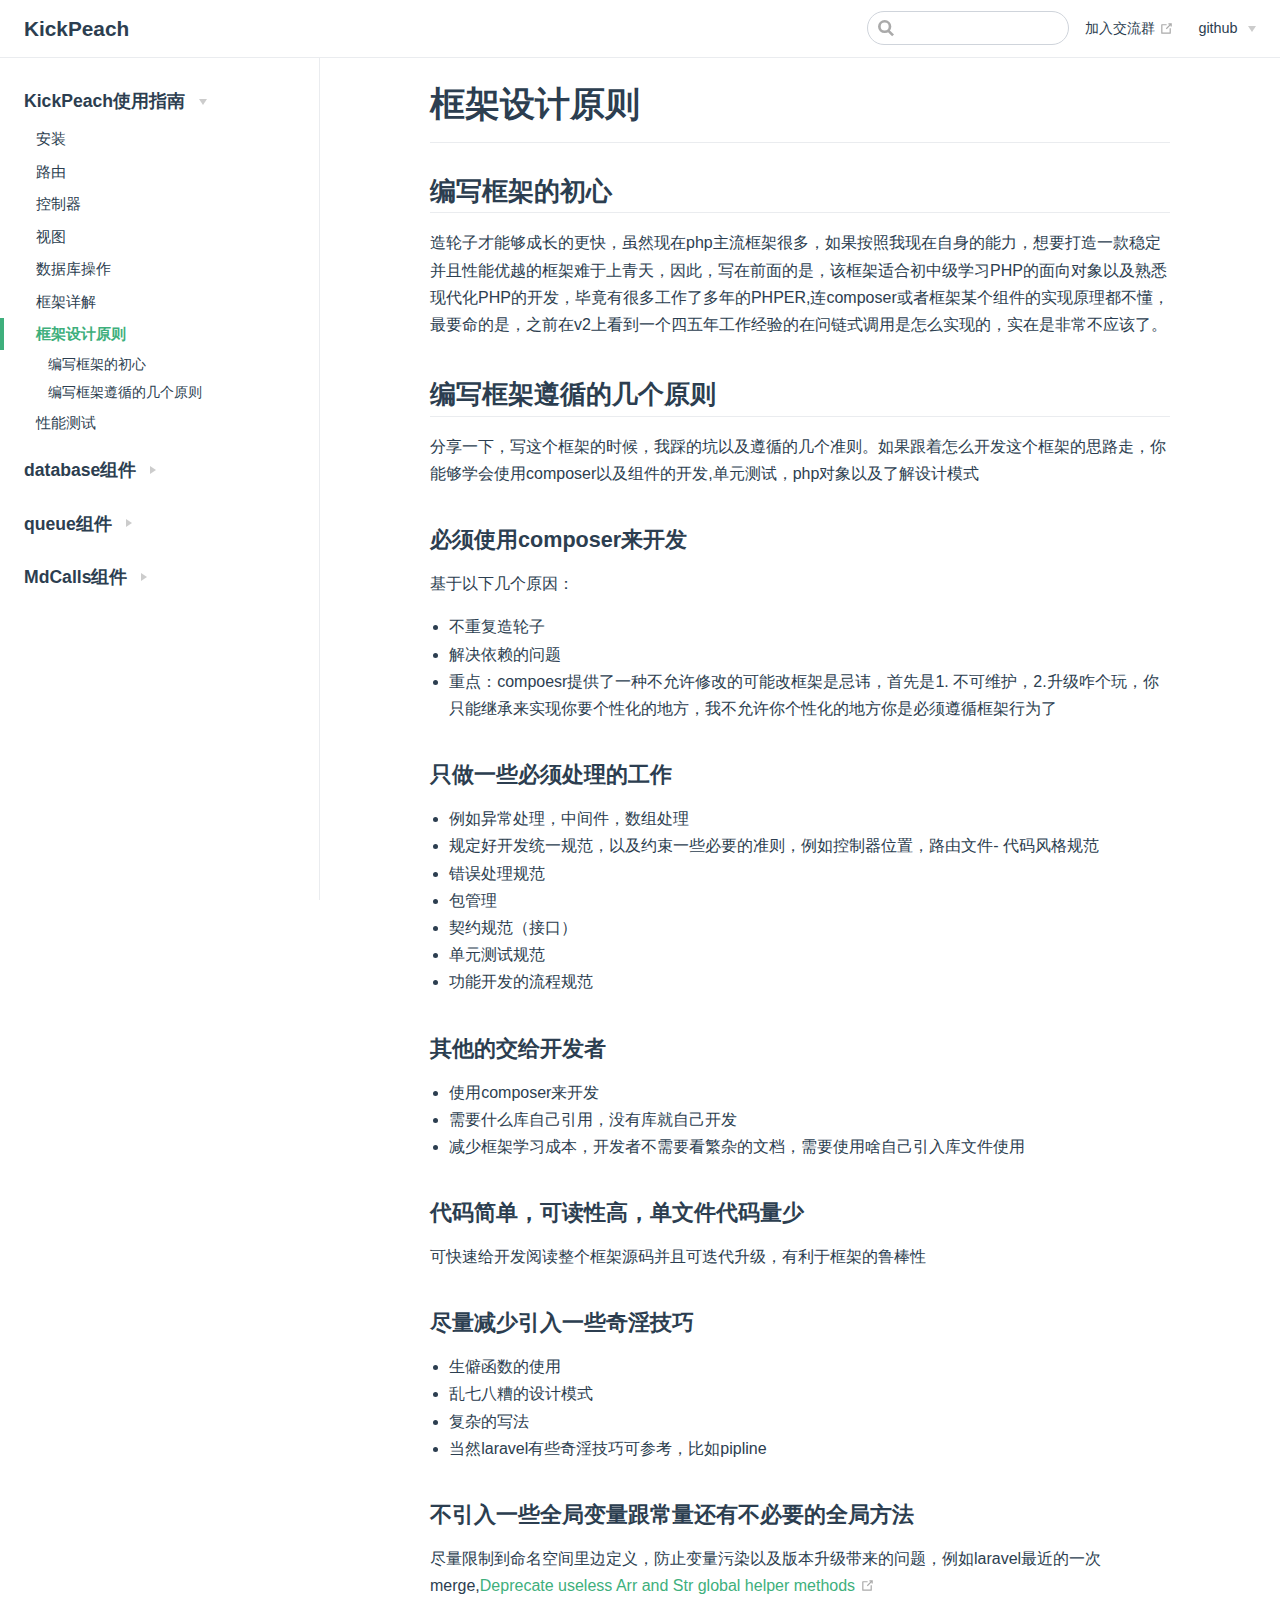
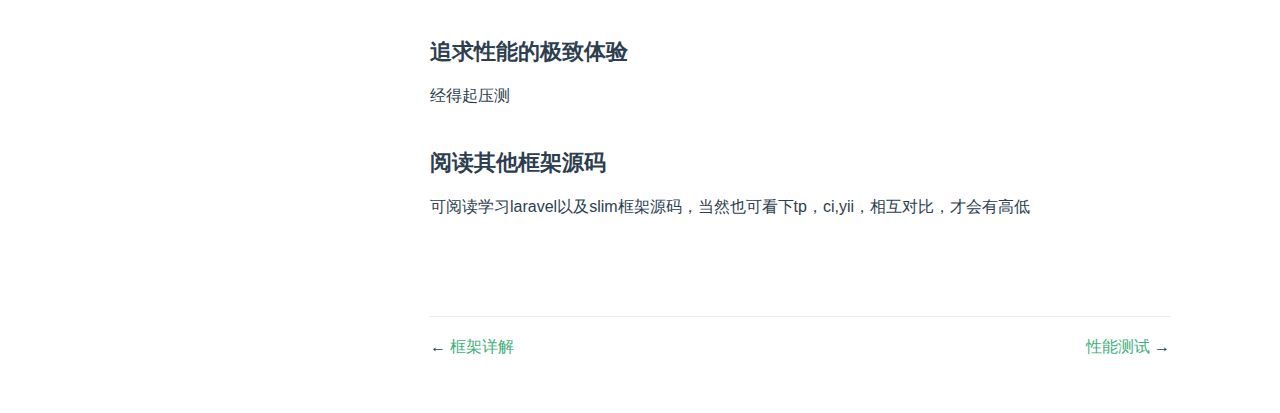
<file: guide/base/design.html>
<!DOCTYPE html>
<html lang="en-US">
  <head>
    <meta charset="utf-8">
    <meta name="viewport" content="width=device-width,initial-scale=1">
    <title>框架设计原则 | KickPeach</title>
    <meta name="description" content="一个提供模块化服务的现代PHP小框架">
    
    
    <link rel="preload" href="/assets/css/0.styles.b9f6e0ea.css" as="style"><link rel="preload" href="/assets/js/app.d8481650.js" as="script"><link rel="preload" href="/assets/js/2.21079776.js" as="script"><link rel="preload" href="/assets/js/13.8d771a0a.js" as="script"><link rel="prefetch" href="/assets/js/10.55aacf00.js"><link rel="prefetch" href="/assets/js/11.814c18b7.js"><link rel="prefetch" href="/assets/js/12.51fdea6a.js"><link rel="prefetch" href="/assets/js/14.dd0aa15c.js"><link rel="prefetch" href="/assets/js/15.8fccf6ee.js"><link rel="prefetch" href="/assets/js/16.b20f78f5.js"><link rel="prefetch" href="/assets/js/17.5ae0739f.js"><link rel="prefetch" href="/assets/js/18.67575a08.js"><link rel="prefetch" href="/assets/js/19.cb795208.js"><link rel="prefetch" href="/assets/js/20.83614ffb.js"><link rel="prefetch" href="/assets/js/21.5ff111c5.js"><link rel="prefetch" href="/assets/js/22.83f65b97.js"><link rel="prefetch" href="/assets/js/3.d20a4fdd.js"><link rel="prefetch" href="/assets/js/4.51fd03cb.js"><link rel="prefetch" href="/assets/js/5.f55dded8.js"><link rel="prefetch" href="/assets/js/6.a24831df.js"><link rel="prefetch" href="/assets/js/7.1b6b49ca.js"><link rel="prefetch" href="/assets/js/8.77a4347c.js"><link rel="prefetch" href="/assets/js/9.aa5e001c.js">
    <link rel="stylesheet" href="/assets/css/0.styles.b9f6e0ea.css">
  </head>
  <body>
    <div id="app" data-server-rendered="true"><div class="theme-container"><header class="navbar"><div class="sidebar-button"><svg xmlns="http://www.w3.org/2000/svg" aria-hidden="true" role="img" viewBox="0 0 448 512" class="icon"><path fill="currentColor" d="M436 124H12c-6.627 0-12-5.373-12-12V80c0-6.627 5.373-12 12-12h424c6.627 0 12 5.373 12 12v32c0 6.627-5.373 12-12 12zm0 160H12c-6.627 0-12-5.373-12-12v-32c0-6.627 5.373-12 12-12h424c6.627 0 12 5.373 12 12v32c0 6.627-5.373 12-12 12zm0 160H12c-6.627 0-12-5.373-12-12v-32c0-6.627 5.373-12 12-12h424c6.627 0 12 5.373 12 12v32c0 6.627-5.373 12-12 12z"></path></svg></div> <a href="/" class="home-link router-link-active"><!----> <span class="site-name">KickPeach</span></a> <div class="links"><div class="search-box"><input aria-label="Search" autocomplete="off" spellcheck="false" value=""> <!----></div> <nav class="nav-links can-hide"><div class="nav-item"><a href="http://shang.qq.com/wpa/qunwpa?idkey=96a7bedb26282d88729887cbab1d707d7b1f0ded57e2a1729233f51d094b74aa" target="_blank" rel="noopener noreferrer" class="nav-link external">
  加入交流群
  <svg xmlns="http://www.w3.org/2000/svg" aria-hidden="true" x="0px" y="0px" viewBox="0 0 100 100" width="15" height="15" class="icon outbound"><path fill="currentColor" d="M18.8,85.1h56l0,0c2.2,0,4-1.8,4-4v-32h-8v28h-48v-48h28v-8h-32l0,0c-2.2,0-4,1.8-4,4v56C14.8,83.3,16.6,85.1,18.8,85.1z"></path> <polygon fill="currentColor" points="45.7,48.7 51.3,54.3 77.2,28.5 77.2,37.2 85.2,37.2 85.2,14.9 62.8,14.9 62.8,22.9 71.5,22.9"></polygon></svg></a></div><div class="nav-item"><div class="dropdown-wrapper"><a class="dropdown-title"><span class="title">github</span> <span class="arrow right"></span></a> <ul class="nav-dropdown" style="display:none;"><li class="dropdown-item"><!----> <a href="https://github.com/KickPeach/kickPeach" target="_blank" rel="noopener noreferrer" class="nav-link external">
  kickPeach
  <svg xmlns="http://www.w3.org/2000/svg" aria-hidden="true" x="0px" y="0px" viewBox="0 0 100 100" width="15" height="15" class="icon outbound"><path fill="currentColor" d="M18.8,85.1h56l0,0c2.2,0,4-1.8,4-4v-32h-8v28h-48v-48h28v-8h-32l0,0c-2.2,0-4,1.8-4,4v56C14.8,83.3,16.6,85.1,18.8,85.1z"></path> <polygon fill="currentColor" points="45.7,48.7 51.3,54.3 77.2,28.5 77.2,37.2 85.2,37.2 85.2,14.9 62.8,14.9 62.8,22.9 71.5,22.9"></polygon></svg></a></li></ul></div></div> <!----></nav></div></header> <div class="sidebar-mask"></div> <aside class="sidebar"><nav class="nav-links"><div class="nav-item"><a href="http://shang.qq.com/wpa/qunwpa?idkey=96a7bedb26282d88729887cbab1d707d7b1f0ded57e2a1729233f51d094b74aa" target="_blank" rel="noopener noreferrer" class="nav-link external">
  加入交流群
  <svg xmlns="http://www.w3.org/2000/svg" aria-hidden="true" x="0px" y="0px" viewBox="0 0 100 100" width="15" height="15" class="icon outbound"><path fill="currentColor" d="M18.8,85.1h56l0,0c2.2,0,4-1.8,4-4v-32h-8v28h-48v-48h28v-8h-32l0,0c-2.2,0-4,1.8-4,4v56C14.8,83.3,16.6,85.1,18.8,85.1z"></path> <polygon fill="currentColor" points="45.7,48.7 51.3,54.3 77.2,28.5 77.2,37.2 85.2,37.2 85.2,14.9 62.8,14.9 62.8,22.9 71.5,22.9"></polygon></svg></a></div><div class="nav-item"><div class="dropdown-wrapper"><a class="dropdown-title"><span class="title">github</span> <span class="arrow right"></span></a> <ul class="nav-dropdown" style="display:none;"><li class="dropdown-item"><!----> <a href="https://github.com/KickPeach/kickPeach" target="_blank" rel="noopener noreferrer" class="nav-link external">
  kickPeach
  <svg xmlns="http://www.w3.org/2000/svg" aria-hidden="true" x="0px" y="0px" viewBox="0 0 100 100" width="15" height="15" class="icon outbound"><path fill="currentColor" d="M18.8,85.1h56l0,0c2.2,0,4-1.8,4-4v-32h-8v28h-48v-48h28v-8h-32l0,0c-2.2,0-4,1.8-4,4v56C14.8,83.3,16.6,85.1,18.8,85.1z"></path> <polygon fill="currentColor" points="45.7,48.7 51.3,54.3 77.2,28.5 77.2,37.2 85.2,37.2 85.2,14.9 62.8,14.9 62.8,22.9 71.5,22.9"></polygon></svg></a></li></ul></div></div> <!----></nav>  <ul class="sidebar-links"><li><section class="sidebar-group collapsable depth-0"><p class="sidebar-heading open"><span>KickPeach使用指南</span> <span class="arrow down"></span></p> <ul class="sidebar-links sidebar-group-items"><li><a href="/guide/base/install.html" class="sidebar-link">安装</a></li><li><a href="/guide/base/routing.html" class="sidebar-link">路由</a></li><li><a href="/guide/base/controller.html" class="sidebar-link">控制器</a></li><li><a href="/guide/base/view.html" class="sidebar-link">视图</a></li><li><a href="/guide/base/model.html" class="sidebar-link">数据库操作</a></li><li><a href="/guide/base/kernel.html" class="sidebar-link">框架详解</a></li><li><a href="/guide/base/design.html" class="active sidebar-link">框架设计原则</a><ul class="sidebar-sub-headers"><li class="sidebar-sub-header"><a href="/guide/base/design.html#编写框架的初心" class="sidebar-link">编写框架的初心</a></li><li class="sidebar-sub-header"><a href="/guide/base/design.html#编写框架遵循的几个原则" class="sidebar-link">编写框架遵循的几个原则</a></li></ul></li><li><a href="/guide/base/benchmark.html" class="sidebar-link">性能测试</a></li></ul></section></li><li><section class="sidebar-group collapsable depth-0"><p class="sidebar-heading"><span>database组件</span> <span class="arrow right"></span></p> <!----></section></li><li><section class="sidebar-group collapsable depth-0"><p class="sidebar-heading"><span>queue组件</span> <span class="arrow right"></span></p> <!----></section></li><li><section class="sidebar-group collapsable depth-0"><p class="sidebar-heading"><span>MdCalls组件</span> <span class="arrow right"></span></p> <!----></section></li></ul> </aside> <main class="page"> <div class="content default"><h1 id="框架设计原则"><a href="#框架设计原则" aria-hidden="true" class="header-anchor">#</a> 框架设计原则</h1> <hr> <h2 id="编写框架的初心"><a href="#编写框架的初心" aria-hidden="true" class="header-anchor">#</a> 编写框架的初心</h2> <p>造轮子才能够成长的更快，虽然现在php主流框架很多，如果按照我现在自身的能力，想要打造一款稳定并且性能优越的框架难于上青天，因此，写在前面的是，该框架适合初中级学习PHP的面向对象以及熟悉现代化PHP的开发，毕竟有很多工作了多年的PHPER,连composer或者框架某个组件的实现原理都不懂，最要命的是，之前在v2上看到一个四五年工作经验的在问链式调用是怎么实现的，实在是非常不应该了。</p> <h2 id="编写框架遵循的几个原则"><a href="#编写框架遵循的几个原则" aria-hidden="true" class="header-anchor">#</a> 编写框架遵循的几个原则</h2> <p>分享一下，写这个框架的时候，我踩的坑以及遵循的几个准则。如果跟着怎么开发这个框架的思路走，你能够学会使用composer以及组件的开发,单元测试，php对象以及了解设计模式</p> <h3 id="必须使用composer来开发"><a href="#必须使用composer来开发" aria-hidden="true" class="header-anchor">#</a> 必须使用composer来开发</h3> <p>基于以下几个原因：</p> <ul><li>​不重复造轮子</li> <li>​解决依赖的问题</li> <li>重点：​compoesr提供了一种不允许修改的可能
​改框架是忌讳，首先是​1. 不可维护，​2.升级咋个玩，你只能继承来实现你要个性化的地方，我不允许你个性化的地方你是必须遵循框架行为了</li></ul> <h3 id="​只做一些必须处理的工作"><a href="#​只做一些必须处理的工作" aria-hidden="true" class="header-anchor">#</a> ​只做一些必须处理的工作</h3> <ul><li>​例如异常处理，中间件，数组处理</li> <li>规定好开发统一规范，以及约束一些必要的准则，例如控制器位置，路由文件
​- 代码风格规范</li> <li>错误处理规范</li> <li>包管理</li> <li>契约规范（接口）</li> <li>单元测试规范</li> <li>功能开发的流程规范</li></ul> <h3 id="​其他的交给开发者"><a href="#​其他的交给开发者" aria-hidden="true" class="header-anchor">#</a> ​其他的交给开发者</h3> <ul><li>​使用composer来开发</li> <li>​需要什么库自己引用，没有库就自己开发</li> <li>​减少框架学习成本，​开发者不需要看繁杂的文档，需要使用啥自己引入库文件使用</li></ul> <h3 id="​代码简单，可读性高，单文件代码量少"><a href="#​代码简单，可读性高，单文件代码量少" aria-hidden="true" class="header-anchor">#</a> ​代码简单，可读性高，单文件代码量少</h3> <p>​可快速给开发阅读整个框架源码并且可迭代升级，有利于框架的鲁棒性</p> <h3 id="​尽量减少引入一些奇淫技巧"><a href="#​尽量减少引入一些奇淫技巧" aria-hidden="true" class="header-anchor">#</a> ​尽量减少引入一些奇淫技巧</h3> <ul><li>生僻函数的使用</li> <li>​乱七八糟的设计模式</li> <li>​复杂的写法</li> <li>​当然laravel有些奇淫技巧可参考，比如pipline</li></ul> <h3 id="​不引入一些全局变量跟常量还有不必要的全局方法"><a href="#​不引入一些全局变量跟常量还有不必要的全局方法" aria-hidden="true" class="header-anchor">#</a> ​不引入一些全局变量跟常量还有不必要的全局方法</h3> <p>​尽量限制到命名空间里边定义，防止变量污染以及版本升级带来的问题，例如laravel最近的一次merge,<a href="https://github.com/laravel/framework/pull/26898" target="_blank" rel="noopener noreferrer">Deprecate useless Arr and Str global helper methods <svg xmlns="http://www.w3.org/2000/svg" aria-hidden="true" x="0px" y="0px" viewBox="0 0 100 100" width="15" height="15" class="icon outbound"><path fill="currentColor" d="M18.8,85.1h56l0,0c2.2,0,4-1.8,4-4v-32h-8v28h-48v-48h28v-8h-32l0,0c-2.2,0-4,1.8-4,4v56C14.8,83.3,16.6,85.1,18.8,85.1z"></path> <polygon fill="currentColor" points="45.7,48.7 51.3,54.3 77.2,28.5 77.2,37.2 85.2,37.2 85.2,14.9 62.8,14.9 62.8,22.9 71.5,22.9"></polygon></svg></a></p> <h3 id="​追求性能的极致体验"><a href="#​追求性能的极致体验" aria-hidden="true" class="header-anchor">#</a> ​追求性能的极致体验</h3> <p>经得起压测</p> <h3 id="阅读其他框架源码"><a href="#阅读其他框架源码" aria-hidden="true" class="header-anchor">#</a> 阅读其他框架源码</h3> <p>​可阅读学习laravel以及slim框架源码，​当然也可看下tp，ci,yii，相互对比，才会有高低</p></div> <footer class="page-edit"><!----> <!----></footer> <div class="page-nav"><p class="inner"><span class="prev">
        ←
        <a href="/guide/base/kernel.html" class="prev">
          框架详解
        </a></span> <span class="next"><a href="/guide/base/benchmark.html">
          性能测试
        </a>
        →
      </span></p></div> </main></div><div class="global-ui"></div></div>
    <script src="/assets/js/app.d8481650.js" defer></script><script src="/assets/js/2.21079776.js" defer></script><script src="/assets/js/13.8d771a0a.js" defer></script>
  </body>
</html>
</file>
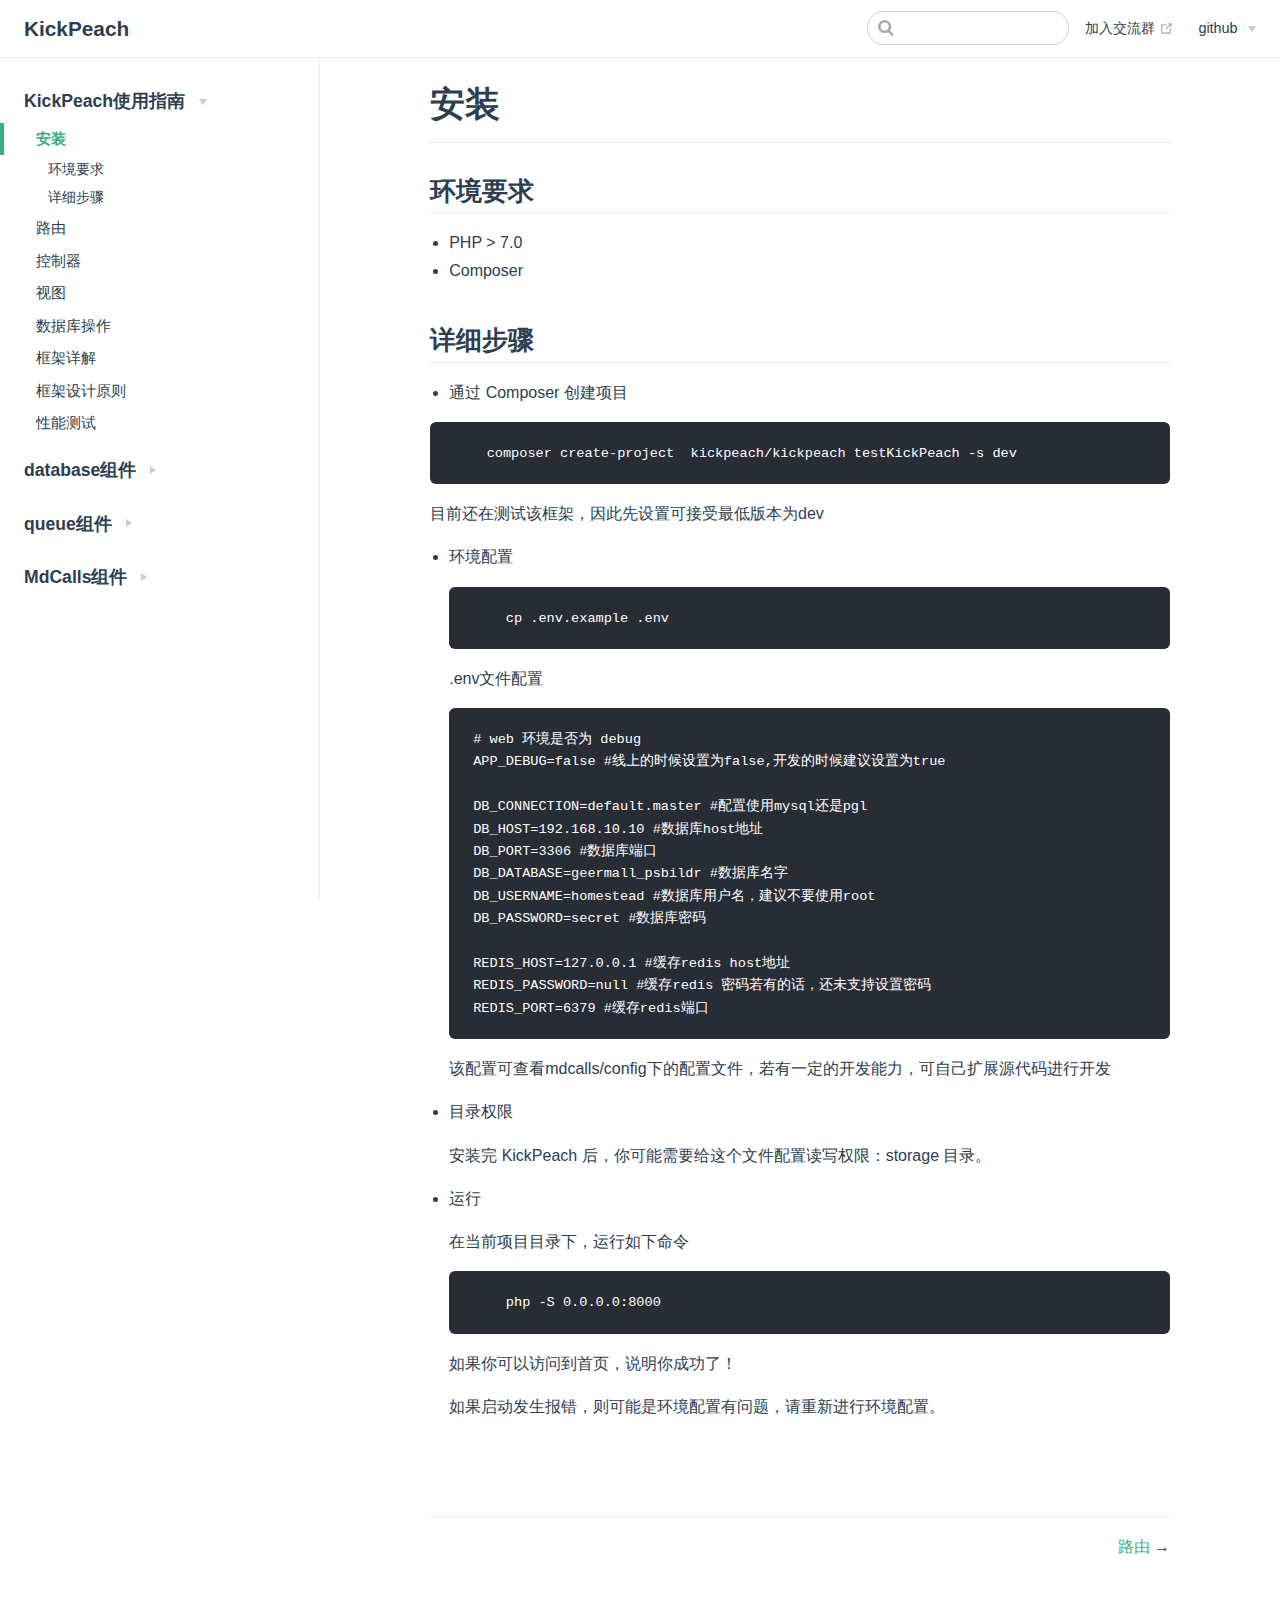
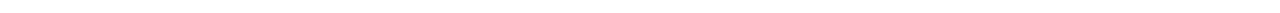
<file: guide/base/install.html>
<!DOCTYPE html>
<html lang="en-US">
  <head>
    <meta charset="utf-8">
    <meta name="viewport" content="width=device-width,initial-scale=1">
    <title>安装 | KickPeach</title>
    <meta name="description" content="一个提供模块化服务的现代PHP小框架">
    
    
    <link rel="preload" href="/assets/css/0.styles.b9f6e0ea.css" as="style"><link rel="preload" href="/assets/js/app.d8481650.js" as="script"><link rel="preload" href="/assets/js/2.21079776.js" as="script"><link rel="preload" href="/assets/js/14.dd0aa15c.js" as="script"><link rel="prefetch" href="/assets/js/10.55aacf00.js"><link rel="prefetch" href="/assets/js/11.814c18b7.js"><link rel="prefetch" href="/assets/js/12.51fdea6a.js"><link rel="prefetch" href="/assets/js/13.8d771a0a.js"><link rel="prefetch" href="/assets/js/15.8fccf6ee.js"><link rel="prefetch" href="/assets/js/16.b20f78f5.js"><link rel="prefetch" href="/assets/js/17.5ae0739f.js"><link rel="prefetch" href="/assets/js/18.67575a08.js"><link rel="prefetch" href="/assets/js/19.cb795208.js"><link rel="prefetch" href="/assets/js/20.83614ffb.js"><link rel="prefetch" href="/assets/js/21.5ff111c5.js"><link rel="prefetch" href="/assets/js/22.83f65b97.js"><link rel="prefetch" href="/assets/js/3.d20a4fdd.js"><link rel="prefetch" href="/assets/js/4.51fd03cb.js"><link rel="prefetch" href="/assets/js/5.f55dded8.js"><link rel="prefetch" href="/assets/js/6.a24831df.js"><link rel="prefetch" href="/assets/js/7.1b6b49ca.js"><link rel="prefetch" href="/assets/js/8.77a4347c.js"><link rel="prefetch" href="/assets/js/9.aa5e001c.js">
    <link rel="stylesheet" href="/assets/css/0.styles.b9f6e0ea.css">
  </head>
  <body>
    <div id="app" data-server-rendered="true"><div class="theme-container"><header class="navbar"><div class="sidebar-button"><svg xmlns="http://www.w3.org/2000/svg" aria-hidden="true" role="img" viewBox="0 0 448 512" class="icon"><path fill="currentColor" d="M436 124H12c-6.627 0-12-5.373-12-12V80c0-6.627 5.373-12 12-12h424c6.627 0 12 5.373 12 12v32c0 6.627-5.373 12-12 12zm0 160H12c-6.627 0-12-5.373-12-12v-32c0-6.627 5.373-12 12-12h424c6.627 0 12 5.373 12 12v32c0 6.627-5.373 12-12 12zm0 160H12c-6.627 0-12-5.373-12-12v-32c0-6.627 5.373-12 12-12h424c6.627 0 12 5.373 12 12v32c0 6.627-5.373 12-12 12z"></path></svg></div> <a href="/" class="home-link router-link-active"><!----> <span class="site-name">KickPeach</span></a> <div class="links"><div class="search-box"><input aria-label="Search" autocomplete="off" spellcheck="false" value=""> <!----></div> <nav class="nav-links can-hide"><div class="nav-item"><a href="http://shang.qq.com/wpa/qunwpa?idkey=96a7bedb26282d88729887cbab1d707d7b1f0ded57e2a1729233f51d094b74aa" target="_blank" rel="noopener noreferrer" class="nav-link external">
  加入交流群
  <svg xmlns="http://www.w3.org/2000/svg" aria-hidden="true" x="0px" y="0px" viewBox="0 0 100 100" width="15" height="15" class="icon outbound"><path fill="currentColor" d="M18.8,85.1h56l0,0c2.2,0,4-1.8,4-4v-32h-8v28h-48v-48h28v-8h-32l0,0c-2.2,0-4,1.8-4,4v56C14.8,83.3,16.6,85.1,18.8,85.1z"></path> <polygon fill="currentColor" points="45.7,48.7 51.3,54.3 77.2,28.5 77.2,37.2 85.2,37.2 85.2,14.9 62.8,14.9 62.8,22.9 71.5,22.9"></polygon></svg></a></div><div class="nav-item"><div class="dropdown-wrapper"><a class="dropdown-title"><span class="title">github</span> <span class="arrow right"></span></a> <ul class="nav-dropdown" style="display:none;"><li class="dropdown-item"><!----> <a href="https://github.com/KickPeach/kickPeach" target="_blank" rel="noopener noreferrer" class="nav-link external">
  kickPeach
  <svg xmlns="http://www.w3.org/2000/svg" aria-hidden="true" x="0px" y="0px" viewBox="0 0 100 100" width="15" height="15" class="icon outbound"><path fill="currentColor" d="M18.8,85.1h56l0,0c2.2,0,4-1.8,4-4v-32h-8v28h-48v-48h28v-8h-32l0,0c-2.2,0-4,1.8-4,4v56C14.8,83.3,16.6,85.1,18.8,85.1z"></path> <polygon fill="currentColor" points="45.7,48.7 51.3,54.3 77.2,28.5 77.2,37.2 85.2,37.2 85.2,14.9 62.8,14.9 62.8,22.9 71.5,22.9"></polygon></svg></a></li></ul></div></div> <!----></nav></div></header> <div class="sidebar-mask"></div> <aside class="sidebar"><nav class="nav-links"><div class="nav-item"><a href="http://shang.qq.com/wpa/qunwpa?idkey=96a7bedb26282d88729887cbab1d707d7b1f0ded57e2a1729233f51d094b74aa" target="_blank" rel="noopener noreferrer" class="nav-link external">
  加入交流群
  <svg xmlns="http://www.w3.org/2000/svg" aria-hidden="true" x="0px" y="0px" viewBox="0 0 100 100" width="15" height="15" class="icon outbound"><path fill="currentColor" d="M18.8,85.1h56l0,0c2.2,0,4-1.8,4-4v-32h-8v28h-48v-48h28v-8h-32l0,0c-2.2,0-4,1.8-4,4v56C14.8,83.3,16.6,85.1,18.8,85.1z"></path> <polygon fill="currentColor" points="45.7,48.7 51.3,54.3 77.2,28.5 77.2,37.2 85.2,37.2 85.2,14.9 62.8,14.9 62.8,22.9 71.5,22.9"></polygon></svg></a></div><div class="nav-item"><div class="dropdown-wrapper"><a class="dropdown-title"><span class="title">github</span> <span class="arrow right"></span></a> <ul class="nav-dropdown" style="display:none;"><li class="dropdown-item"><!----> <a href="https://github.com/KickPeach/kickPeach" target="_blank" rel="noopener noreferrer" class="nav-link external">
  kickPeach
  <svg xmlns="http://www.w3.org/2000/svg" aria-hidden="true" x="0px" y="0px" viewBox="0 0 100 100" width="15" height="15" class="icon outbound"><path fill="currentColor" d="M18.8,85.1h56l0,0c2.2,0,4-1.8,4-4v-32h-8v28h-48v-48h28v-8h-32l0,0c-2.2,0-4,1.8-4,4v56C14.8,83.3,16.6,85.1,18.8,85.1z"></path> <polygon fill="currentColor" points="45.7,48.7 51.3,54.3 77.2,28.5 77.2,37.2 85.2,37.2 85.2,14.9 62.8,14.9 62.8,22.9 71.5,22.9"></polygon></svg></a></li></ul></div></div> <!----></nav>  <ul class="sidebar-links"><li><section class="sidebar-group collapsable depth-0"><p class="sidebar-heading open"><span>KickPeach使用指南</span> <span class="arrow down"></span></p> <ul class="sidebar-links sidebar-group-items"><li><a href="/guide/base/install.html" class="active sidebar-link">安装</a><ul class="sidebar-sub-headers"><li class="sidebar-sub-header"><a href="/guide/base/install.html#环境要求" class="sidebar-link">环境要求</a></li><li class="sidebar-sub-header"><a href="/guide/base/install.html#详细步骤" class="sidebar-link">详细步骤</a></li></ul></li><li><a href="/guide/base/routing.html" class="sidebar-link">路由</a></li><li><a href="/guide/base/controller.html" class="sidebar-link">控制器</a></li><li><a href="/guide/base/view.html" class="sidebar-link">视图</a></li><li><a href="/guide/base/model.html" class="sidebar-link">数据库操作</a></li><li><a href="/guide/base/kernel.html" class="sidebar-link">框架详解</a></li><li><a href="/guide/base/design.html" class="sidebar-link">框架设计原则</a></li><li><a href="/guide/base/benchmark.html" class="sidebar-link">性能测试</a></li></ul></section></li><li><section class="sidebar-group collapsable depth-0"><p class="sidebar-heading"><span>database组件</span> <span class="arrow right"></span></p> <!----></section></li><li><section class="sidebar-group collapsable depth-0"><p class="sidebar-heading"><span>queue组件</span> <span class="arrow right"></span></p> <!----></section></li><li><section class="sidebar-group collapsable depth-0"><p class="sidebar-heading"><span>MdCalls组件</span> <span class="arrow right"></span></p> <!----></section></li></ul> </aside> <main class="page"> <div class="content default"><h1 id="安装"><a href="#安装" aria-hidden="true" class="header-anchor">#</a> 安装</h1> <hr> <h2 id="环境要求"><a href="#环境要求" aria-hidden="true" class="header-anchor">#</a> 环境要求</h2> <ul><li>PHP &gt; 7.0</li> <li>Composer</li></ul> <h2 id="详细步骤"><a href="#详细步骤" aria-hidden="true" class="header-anchor">#</a> 详细步骤</h2> <ul><li>通过 Composer 创建项目</li></ul> <div class="language-cmd extra-class"><pre class="language-text"><code>    composer create-project  kickpeach/kickpeach testKickPeach -s dev
</code></pre></div><p>目前还在测试该框架，因此先设置可接受最低版本为dev</p> <ul><li><p>环境配置</p> <div class="language-cmd extra-class"><pre class="language-text"><code>    cp .env.example .env
</code></pre></div><p>.env文件配置</p> <div class="language-cmd extra-class"><pre class="language-text"><code># web 环境是否为 debug
APP_DEBUG=false #线上的时候设置为false,开发的时候建议设置为true

DB_CONNECTION=default.master #配置使用mysql还是pgl
DB_HOST=192.168.10.10 #数据库host地址
DB_PORT=3306 #数据库端口
DB_DATABASE=geermall_psbildr #数据库名字
DB_USERNAME=homestead #数据库用户名，建议不要使用root
DB_PASSWORD=secret #数据库密码

REDIS_HOST=127.0.0.1 #缓存redis host地址
REDIS_PASSWORD=null #缓存redis 密码若有的话，还未支持设置密码
REDIS_PORT=6379 #缓存redis端口
</code></pre></div><p>该配置可查看mdcalls/config下的配置文件，若有一定的开发能力，可自己扩展源代码进行开发</p></li> <li><p>目录权限</p> <p>安装完 KickPeach 后，你可能需要给这个文件配置读写权限：storage 目录。</p></li> <li><p>运行</p> <p>在当前项目目录下，运行如下命令</p> <div class="language-cmd extra-class"><pre class="language-text"><code>    php -S 0.0.0.0:8000
</code></pre></div><p>如果你可以访问到首页，说明你成功了！</p> <p>如果启动发生报错，则可能是环境配置有问题，请重新进行环境配置。</p></li></ul></div> <footer class="page-edit"><!----> <!----></footer> <div class="page-nav"><p class="inner"><!----> <span class="next"><a href="/guide/base/routing.html">
          路由
        </a>
        →
      </span></p></div> </main></div><div class="global-ui"></div></div>
    <script src="/assets/js/app.d8481650.js" defer></script><script src="/assets/js/2.21079776.js" defer></script><script src="/assets/js/14.dd0aa15c.js" defer></script>
  </body>
</html>
</file>
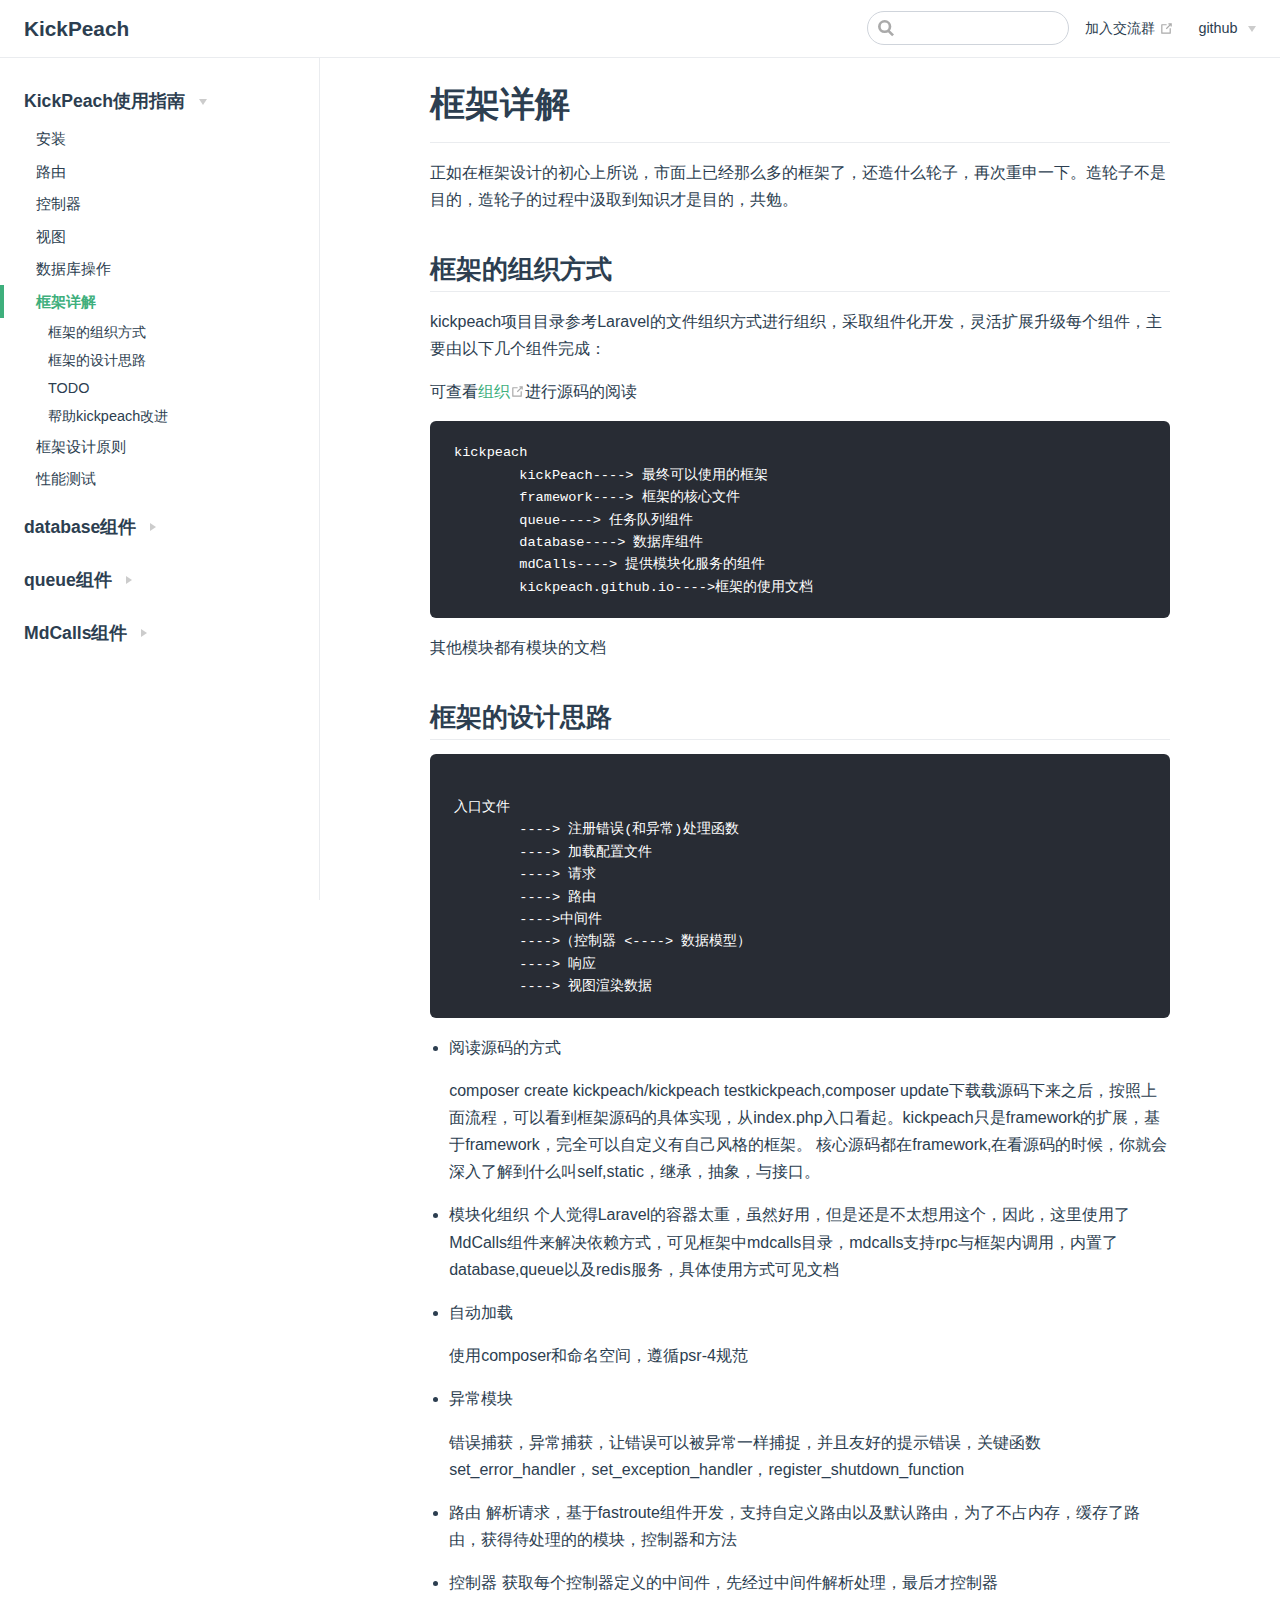
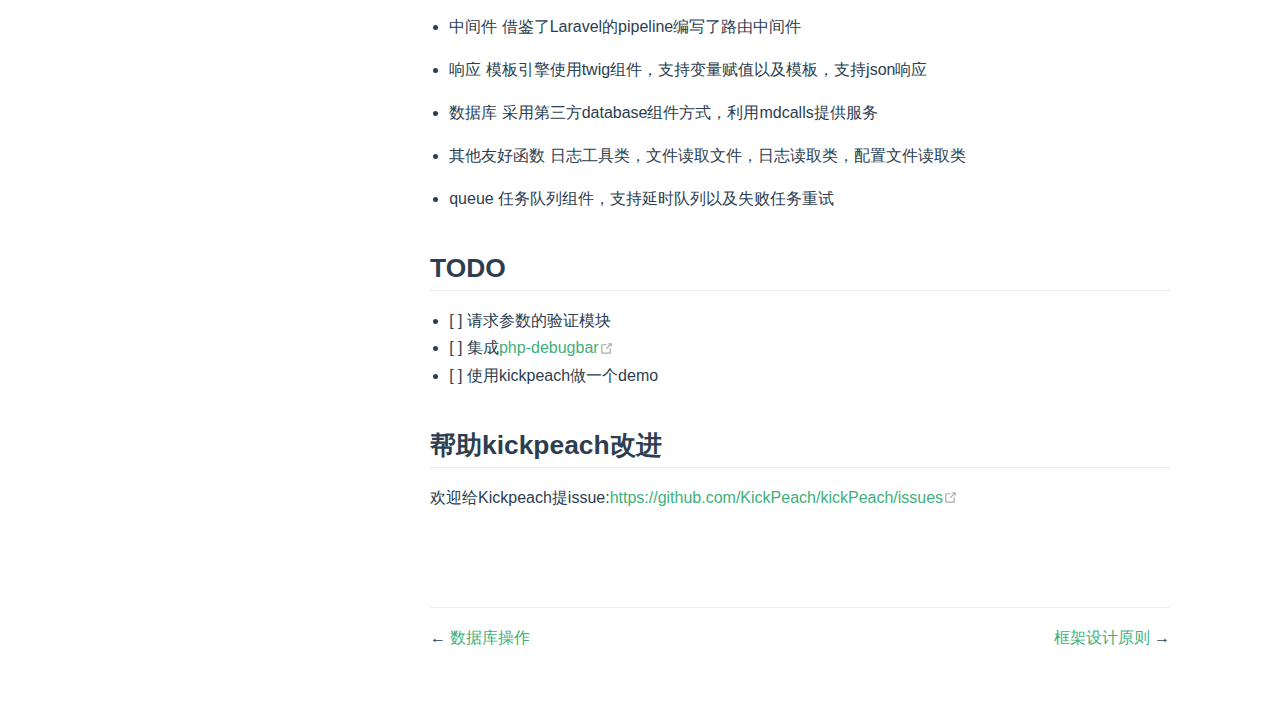
<file: guide/base/kernel.html>
<!DOCTYPE html>
<html lang="en-US">
  <head>
    <meta charset="utf-8">
    <meta name="viewport" content="width=device-width,initial-scale=1">
    <title>框架详解 | KickPeach</title>
    <meta name="description" content="一个提供模块化服务的现代PHP小框架">
    
    
    <link rel="preload" href="/assets/css/0.styles.b9f6e0ea.css" as="style"><link rel="preload" href="/assets/js/app.d8481650.js" as="script"><link rel="preload" href="/assets/js/2.21079776.js" as="script"><link rel="preload" href="/assets/js/15.8fccf6ee.js" as="script"><link rel="prefetch" href="/assets/js/10.55aacf00.js"><link rel="prefetch" href="/assets/js/11.814c18b7.js"><link rel="prefetch" href="/assets/js/12.51fdea6a.js"><link rel="prefetch" href="/assets/js/13.8d771a0a.js"><link rel="prefetch" href="/assets/js/14.dd0aa15c.js"><link rel="prefetch" href="/assets/js/16.b20f78f5.js"><link rel="prefetch" href="/assets/js/17.5ae0739f.js"><link rel="prefetch" href="/assets/js/18.67575a08.js"><link rel="prefetch" href="/assets/js/19.cb795208.js"><link rel="prefetch" href="/assets/js/20.83614ffb.js"><link rel="prefetch" href="/assets/js/21.5ff111c5.js"><link rel="prefetch" href="/assets/js/22.83f65b97.js"><link rel="prefetch" href="/assets/js/3.d20a4fdd.js"><link rel="prefetch" href="/assets/js/4.51fd03cb.js"><link rel="prefetch" href="/assets/js/5.f55dded8.js"><link rel="prefetch" href="/assets/js/6.a24831df.js"><link rel="prefetch" href="/assets/js/7.1b6b49ca.js"><link rel="prefetch" href="/assets/js/8.77a4347c.js"><link rel="prefetch" href="/assets/js/9.aa5e001c.js">
    <link rel="stylesheet" href="/assets/css/0.styles.b9f6e0ea.css">
  </head>
  <body>
    <div id="app" data-server-rendered="true"><div class="theme-container"><header class="navbar"><div class="sidebar-button"><svg xmlns="http://www.w3.org/2000/svg" aria-hidden="true" role="img" viewBox="0 0 448 512" class="icon"><path fill="currentColor" d="M436 124H12c-6.627 0-12-5.373-12-12V80c0-6.627 5.373-12 12-12h424c6.627 0 12 5.373 12 12v32c0 6.627-5.373 12-12 12zm0 160H12c-6.627 0-12-5.373-12-12v-32c0-6.627 5.373-12 12-12h424c6.627 0 12 5.373 12 12v32c0 6.627-5.373 12-12 12zm0 160H12c-6.627 0-12-5.373-12-12v-32c0-6.627 5.373-12 12-12h424c6.627 0 12 5.373 12 12v32c0 6.627-5.373 12-12 12z"></path></svg></div> <a href="/" class="home-link router-link-active"><!----> <span class="site-name">KickPeach</span></a> <div class="links"><div class="search-box"><input aria-label="Search" autocomplete="off" spellcheck="false" value=""> <!----></div> <nav class="nav-links can-hide"><div class="nav-item"><a href="http://shang.qq.com/wpa/qunwpa?idkey=96a7bedb26282d88729887cbab1d707d7b1f0ded57e2a1729233f51d094b74aa" target="_blank" rel="noopener noreferrer" class="nav-link external">
  加入交流群
  <svg xmlns="http://www.w3.org/2000/svg" aria-hidden="true" x="0px" y="0px" viewBox="0 0 100 100" width="15" height="15" class="icon outbound"><path fill="currentColor" d="M18.8,85.1h56l0,0c2.2,0,4-1.8,4-4v-32h-8v28h-48v-48h28v-8h-32l0,0c-2.2,0-4,1.8-4,4v56C14.8,83.3,16.6,85.1,18.8,85.1z"></path> <polygon fill="currentColor" points="45.7,48.7 51.3,54.3 77.2,28.5 77.2,37.2 85.2,37.2 85.2,14.9 62.8,14.9 62.8,22.9 71.5,22.9"></polygon></svg></a></div><div class="nav-item"><div class="dropdown-wrapper"><a class="dropdown-title"><span class="title">github</span> <span class="arrow right"></span></a> <ul class="nav-dropdown" style="display:none;"><li class="dropdown-item"><!----> <a href="https://github.com/KickPeach/kickPeach" target="_blank" rel="noopener noreferrer" class="nav-link external">
  kickPeach
  <svg xmlns="http://www.w3.org/2000/svg" aria-hidden="true" x="0px" y="0px" viewBox="0 0 100 100" width="15" height="15" class="icon outbound"><path fill="currentColor" d="M18.8,85.1h56l0,0c2.2,0,4-1.8,4-4v-32h-8v28h-48v-48h28v-8h-32l0,0c-2.2,0-4,1.8-4,4v56C14.8,83.3,16.6,85.1,18.8,85.1z"></path> <polygon fill="currentColor" points="45.7,48.7 51.3,54.3 77.2,28.5 77.2,37.2 85.2,37.2 85.2,14.9 62.8,14.9 62.8,22.9 71.5,22.9"></polygon></svg></a></li></ul></div></div> <!----></nav></div></header> <div class="sidebar-mask"></div> <aside class="sidebar"><nav class="nav-links"><div class="nav-item"><a href="http://shang.qq.com/wpa/qunwpa?idkey=96a7bedb26282d88729887cbab1d707d7b1f0ded57e2a1729233f51d094b74aa" target="_blank" rel="noopener noreferrer" class="nav-link external">
  加入交流群
  <svg xmlns="http://www.w3.org/2000/svg" aria-hidden="true" x="0px" y="0px" viewBox="0 0 100 100" width="15" height="15" class="icon outbound"><path fill="currentColor" d="M18.8,85.1h56l0,0c2.2,0,4-1.8,4-4v-32h-8v28h-48v-48h28v-8h-32l0,0c-2.2,0-4,1.8-4,4v56C14.8,83.3,16.6,85.1,18.8,85.1z"></path> <polygon fill="currentColor" points="45.7,48.7 51.3,54.3 77.2,28.5 77.2,37.2 85.2,37.2 85.2,14.9 62.8,14.9 62.8,22.9 71.5,22.9"></polygon></svg></a></div><div class="nav-item"><div class="dropdown-wrapper"><a class="dropdown-title"><span class="title">github</span> <span class="arrow right"></span></a> <ul class="nav-dropdown" style="display:none;"><li class="dropdown-item"><!----> <a href="https://github.com/KickPeach/kickPeach" target="_blank" rel="noopener noreferrer" class="nav-link external">
  kickPeach
  <svg xmlns="http://www.w3.org/2000/svg" aria-hidden="true" x="0px" y="0px" viewBox="0 0 100 100" width="15" height="15" class="icon outbound"><path fill="currentColor" d="M18.8,85.1h56l0,0c2.2,0,4-1.8,4-4v-32h-8v28h-48v-48h28v-8h-32l0,0c-2.2,0-4,1.8-4,4v56C14.8,83.3,16.6,85.1,18.8,85.1z"></path> <polygon fill="currentColor" points="45.7,48.7 51.3,54.3 77.2,28.5 77.2,37.2 85.2,37.2 85.2,14.9 62.8,14.9 62.8,22.9 71.5,22.9"></polygon></svg></a></li></ul></div></div> <!----></nav>  <ul class="sidebar-links"><li><section class="sidebar-group collapsable depth-0"><p class="sidebar-heading open"><span>KickPeach使用指南</span> <span class="arrow down"></span></p> <ul class="sidebar-links sidebar-group-items"><li><a href="/guide/base/install.html" class="sidebar-link">安装</a></li><li><a href="/guide/base/routing.html" class="sidebar-link">路由</a></li><li><a href="/guide/base/controller.html" class="sidebar-link">控制器</a></li><li><a href="/guide/base/view.html" class="sidebar-link">视图</a></li><li><a href="/guide/base/model.html" class="sidebar-link">数据库操作</a></li><li><a href="/guide/base/kernel.html" class="active sidebar-link">框架详解</a><ul class="sidebar-sub-headers"><li class="sidebar-sub-header"><a href="/guide/base/kernel.html#框架的组织方式" class="sidebar-link">框架的组织方式</a></li><li class="sidebar-sub-header"><a href="/guide/base/kernel.html#框架的设计思路" class="sidebar-link">框架的设计思路</a></li><li class="sidebar-sub-header"><a href="/guide/base/kernel.html#todo" class="sidebar-link">TODO</a></li><li class="sidebar-sub-header"><a href="/guide/base/kernel.html#帮助kickpeach改进" class="sidebar-link">帮助kickpeach改进</a></li></ul></li><li><a href="/guide/base/design.html" class="sidebar-link">框架设计原则</a></li><li><a href="/guide/base/benchmark.html" class="sidebar-link">性能测试</a></li></ul></section></li><li><section class="sidebar-group collapsable depth-0"><p class="sidebar-heading"><span>database组件</span> <span class="arrow right"></span></p> <!----></section></li><li><section class="sidebar-group collapsable depth-0"><p class="sidebar-heading"><span>queue组件</span> <span class="arrow right"></span></p> <!----></section></li><li><section class="sidebar-group collapsable depth-0"><p class="sidebar-heading"><span>MdCalls组件</span> <span class="arrow right"></span></p> <!----></section></li></ul> </aside> <main class="page"> <div class="content default"><h1 id="框架详解"><a href="#框架详解" aria-hidden="true" class="header-anchor">#</a> 框架详解</h1> <hr> <p>正如在框架设计的初心上所说，市面上已经那么多的框架了，还造什么轮子，再次重申一下。造轮子不是目的，造轮子的过程中汲取到知识才是目的，共勉。</p> <h2 id="框架的组织方式"><a href="#框架的组织方式" aria-hidden="true" class="header-anchor">#</a> 框架的组织方式</h2> <p>kickpeach项目目录参考Laravel的文件组织方式进行组织，采取组件化开发，灵活扩展升级每个组件，主要由以下几个组件完成：</p> <p>可查看<a href="https://github.com/KickPeach" target="_blank" rel="noopener noreferrer">组织<svg xmlns="http://www.w3.org/2000/svg" aria-hidden="true" x="0px" y="0px" viewBox="0 0 100 100" width="15" height="15" class="icon outbound"><path fill="currentColor" d="M18.8,85.1h56l0,0c2.2,0,4-1.8,4-4v-32h-8v28h-48v-48h28v-8h-32l0,0c-2.2,0-4,1.8-4,4v56C14.8,83.3,16.6,85.1,18.8,85.1z"></path> <polygon fill="currentColor" points="45.7,48.7 51.3,54.3 77.2,28.5 77.2,37.2 85.2,37.2 85.2,14.9 62.8,14.9 62.8,22.9 71.5,22.9"></polygon></svg></a>进行源码的阅读</p> <div class="language-cmd extra-class"><pre class="language-text"><code>kickpeach　
        kickPeach----&gt; 最终可以使用的框架
        framework----&gt; 框架的核心文件
        queue----&gt; 任务队列组件
        database----&gt; 数据库组件
        mdCalls----&gt; 提供模块化服务的组件
        kickpeach.github.io----&gt;框架的使用文档
</code></pre></div><p>其他模块都有模块的文档</p> <h2 id="框架的设计思路"><a href="#框架的设计思路" aria-hidden="true" class="header-anchor">#</a> 框架的设计思路</h2> <div class="language-cmd extra-class"><pre class="language-text"><code>
入口文件
        ----&gt; 注册错误(和异常)处理函数
        ----&gt; 加载配置文件
        ----&gt; 请求
        ----&gt; 路由　
        ----&gt;中间件
        ----&gt;（控制器 &lt;----&gt; 数据模型）
        ----&gt; 响应
        ----&gt; 视图渲染数据
</code></pre></div><ul><li><p>阅读源码的方式</p> <p>composer create kickpeach/kickpeach testkickpeach,composer update下载载源码下来之后，按照上面流程，可以看到框架源码的具体实现，从index.php入口看起。kickpeach只是framework的扩展，基于framework，完全可以自定义有自己风格的框架。
核心源码都在framework,在看源码的时候，你就会深入了解到什么叫self,static，继承，抽象，与接口。</p></li> <li><p>模块化组织
个人觉得Laravel的容器太重，虽然好用，但是还是不太想用这个，因此，这里使用了MdCalls组件来解决依赖方式，可见框架中mdcalls目录，mdcalls支持rpc与框架内调用，内置了database,queue以及redis服务，具体使用方式可见文档</p></li> <li><p>自动加载</p> <p>使用composer和命名空间，遵循psr-4规范</p></li> <li><p>异常模块</p> <p>错误捕获，异常捕获，让错误可以被异常一样捕捉，并且友好的提示错误，关键函数set_error_handler，set_exception_handler，register_shutdown_function</p></li> <li><p>路由
解析请求，基于fastroute组件开发，支持自定义路由以及默认路由，为了不占内存，缓存了路由，获得待处理的的模块，控制器和方法</p></li> <li><p>控制器
获取每个控制器定义的中间件，先经过中间件解析处理，最后才控制器</p></li> <li><p>中间件
借鉴了Laravel的pipeline编写了路由中间件</p></li> <li><p>响应
模板引擎使用twig组件，支持变量赋值以及模板，支持json响应</p></li> <li><p>数据库
采用第三方database组件方式，利用mdcalls提供服务</p></li> <li><p>其他友好函数
日志工具类，文件读取文件，日志读取类，配置文件读取类</p></li> <li><p>queue
任务队列组件，支持延时队列以及失败任务重试</p></li></ul> <h2 id="todo"><a href="#todo" aria-hidden="true" class="header-anchor">#</a> TODO</h2> <ul><li>[ ] 请求参数的验证模块</li> <li>[ ] 集成<a href="https://github.com/maximebf/php-debugbar" target="_blank" rel="noopener noreferrer">php-debugbar<svg xmlns="http://www.w3.org/2000/svg" aria-hidden="true" x="0px" y="0px" viewBox="0 0 100 100" width="15" height="15" class="icon outbound"><path fill="currentColor" d="M18.8,85.1h56l0,0c2.2,0,4-1.8,4-4v-32h-8v28h-48v-48h28v-8h-32l0,0c-2.2,0-4,1.8-4,4v56C14.8,83.3,16.6,85.1,18.8,85.1z"></path> <polygon fill="currentColor" points="45.7,48.7 51.3,54.3 77.2,28.5 77.2,37.2 85.2,37.2 85.2,14.9 62.8,14.9 62.8,22.9 71.5,22.9"></polygon></svg></a></li> <li>[ ] 使用kickpeach做一个demo</li></ul> <h2 id="帮助kickpeach改进"><a href="#帮助kickpeach改进" aria-hidden="true" class="header-anchor">#</a> 帮助kickpeach改进</h2> <p>欢迎给Kickpeach提issue:<a href="https://github.com/KickPeach/kickPeach/issues" target="_blank" rel="noopener noreferrer">https://github.com/KickPeach/kickPeach/issues<svg xmlns="http://www.w3.org/2000/svg" aria-hidden="true" x="0px" y="0px" viewBox="0 0 100 100" width="15" height="15" class="icon outbound"><path fill="currentColor" d="M18.8,85.1h56l0,0c2.2,0,4-1.8,4-4v-32h-8v28h-48v-48h28v-8h-32l0,0c-2.2,0-4,1.8-4,4v56C14.8,83.3,16.6,85.1,18.8,85.1z"></path> <polygon fill="currentColor" points="45.7,48.7 51.3,54.3 77.2,28.5 77.2,37.2 85.2,37.2 85.2,14.9 62.8,14.9 62.8,22.9 71.5,22.9"></polygon></svg></a></p></div> <footer class="page-edit"><!----> <!----></footer> <div class="page-nav"><p class="inner"><span class="prev">
        ←
        <a href="/guide/base/model.html" class="prev">
          数据库操作
        </a></span> <span class="next"><a href="/guide/base/design.html">
          框架设计原则
        </a>
        →
      </span></p></div> </main></div><div class="global-ui"></div></div>
    <script src="/assets/js/app.d8481650.js" defer></script><script src="/assets/js/2.21079776.js" defer></script><script src="/assets/js/15.8fccf6ee.js" defer></script>
  </body>
</html>
</file>
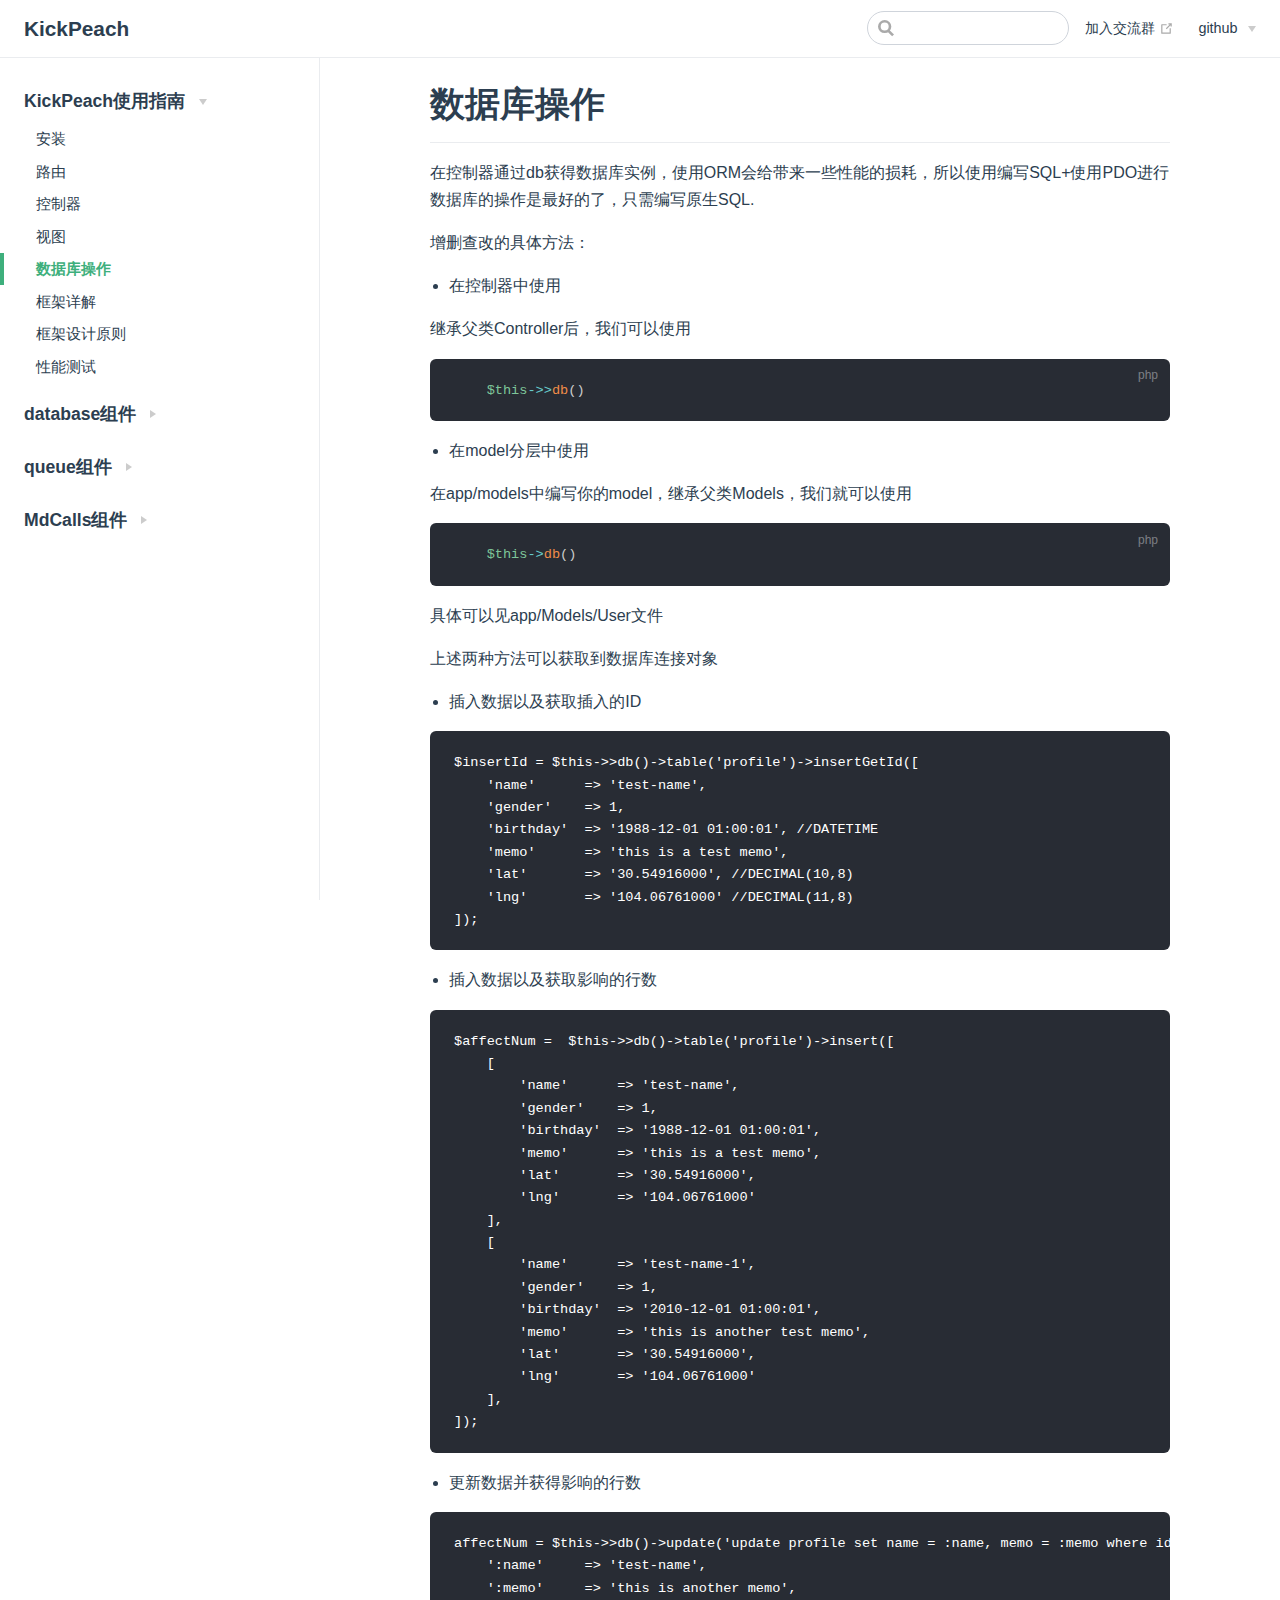
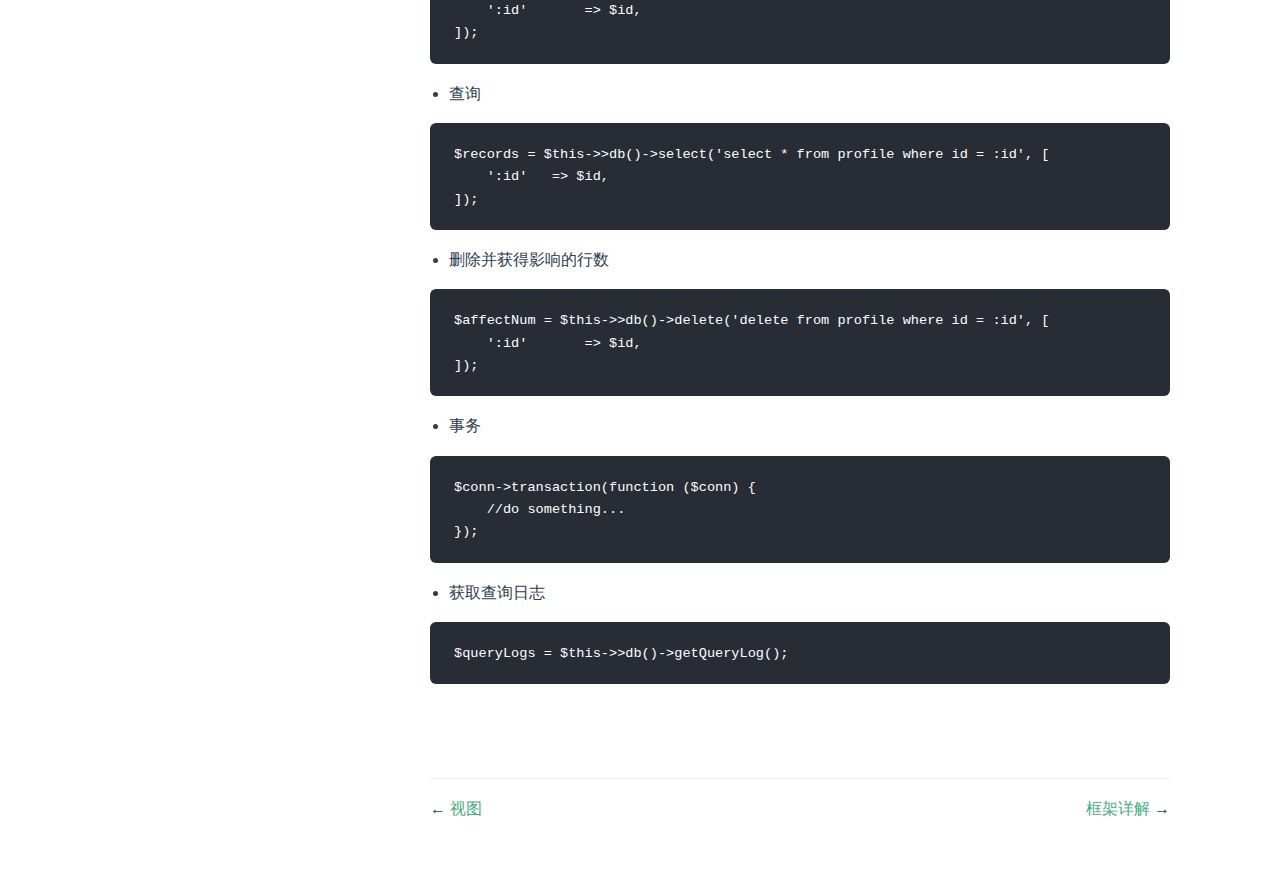
<file: guide/base/model.html>
<!DOCTYPE html>
<html lang="en-US">
  <head>
    <meta charset="utf-8">
    <meta name="viewport" content="width=device-width,initial-scale=1">
    <title>数据库操作 | KickPeach</title>
    <meta name="description" content="一个提供模块化服务的现代PHP小框架">
    
    
    <link rel="preload" href="/assets/css/0.styles.b9f6e0ea.css" as="style"><link rel="preload" href="/assets/js/app.d8481650.js" as="script"><link rel="preload" href="/assets/js/2.21079776.js" as="script"><link rel="preload" href="/assets/js/16.b20f78f5.js" as="script"><link rel="prefetch" href="/assets/js/10.55aacf00.js"><link rel="prefetch" href="/assets/js/11.814c18b7.js"><link rel="prefetch" href="/assets/js/12.51fdea6a.js"><link rel="prefetch" href="/assets/js/13.8d771a0a.js"><link rel="prefetch" href="/assets/js/14.dd0aa15c.js"><link rel="prefetch" href="/assets/js/15.8fccf6ee.js"><link rel="prefetch" href="/assets/js/17.5ae0739f.js"><link rel="prefetch" href="/assets/js/18.67575a08.js"><link rel="prefetch" href="/assets/js/19.cb795208.js"><link rel="prefetch" href="/assets/js/20.83614ffb.js"><link rel="prefetch" href="/assets/js/21.5ff111c5.js"><link rel="prefetch" href="/assets/js/22.83f65b97.js"><link rel="prefetch" href="/assets/js/3.d20a4fdd.js"><link rel="prefetch" href="/assets/js/4.51fd03cb.js"><link rel="prefetch" href="/assets/js/5.f55dded8.js"><link rel="prefetch" href="/assets/js/6.a24831df.js"><link rel="prefetch" href="/assets/js/7.1b6b49ca.js"><link rel="prefetch" href="/assets/js/8.77a4347c.js"><link rel="prefetch" href="/assets/js/9.aa5e001c.js">
    <link rel="stylesheet" href="/assets/css/0.styles.b9f6e0ea.css">
  </head>
  <body>
    <div id="app" data-server-rendered="true"><div class="theme-container"><header class="navbar"><div class="sidebar-button"><svg xmlns="http://www.w3.org/2000/svg" aria-hidden="true" role="img" viewBox="0 0 448 512" class="icon"><path fill="currentColor" d="M436 124H12c-6.627 0-12-5.373-12-12V80c0-6.627 5.373-12 12-12h424c6.627 0 12 5.373 12 12v32c0 6.627-5.373 12-12 12zm0 160H12c-6.627 0-12-5.373-12-12v-32c0-6.627 5.373-12 12-12h424c6.627 0 12 5.373 12 12v32c0 6.627-5.373 12-12 12zm0 160H12c-6.627 0-12-5.373-12-12v-32c0-6.627 5.373-12 12-12h424c6.627 0 12 5.373 12 12v32c0 6.627-5.373 12-12 12z"></path></svg></div> <a href="/" class="home-link router-link-active"><!----> <span class="site-name">KickPeach</span></a> <div class="links"><div class="search-box"><input aria-label="Search" autocomplete="off" spellcheck="false" value=""> <!----></div> <nav class="nav-links can-hide"><div class="nav-item"><a href="http://shang.qq.com/wpa/qunwpa?idkey=96a7bedb26282d88729887cbab1d707d7b1f0ded57e2a1729233f51d094b74aa" target="_blank" rel="noopener noreferrer" class="nav-link external">
  加入交流群
  <svg xmlns="http://www.w3.org/2000/svg" aria-hidden="true" x="0px" y="0px" viewBox="0 0 100 100" width="15" height="15" class="icon outbound"><path fill="currentColor" d="M18.8,85.1h56l0,0c2.2,0,4-1.8,4-4v-32h-8v28h-48v-48h28v-8h-32l0,0c-2.2,0-4,1.8-4,4v56C14.8,83.3,16.6,85.1,18.8,85.1z"></path> <polygon fill="currentColor" points="45.7,48.7 51.3,54.3 77.2,28.5 77.2,37.2 85.2,37.2 85.2,14.9 62.8,14.9 62.8,22.9 71.5,22.9"></polygon></svg></a></div><div class="nav-item"><div class="dropdown-wrapper"><a class="dropdown-title"><span class="title">github</span> <span class="arrow right"></span></a> <ul class="nav-dropdown" style="display:none;"><li class="dropdown-item"><!----> <a href="https://github.com/KickPeach/kickPeach" target="_blank" rel="noopener noreferrer" class="nav-link external">
  kickPeach
  <svg xmlns="http://www.w3.org/2000/svg" aria-hidden="true" x="0px" y="0px" viewBox="0 0 100 100" width="15" height="15" class="icon outbound"><path fill="currentColor" d="M18.8,85.1h56l0,0c2.2,0,4-1.8,4-4v-32h-8v28h-48v-48h28v-8h-32l0,0c-2.2,0-4,1.8-4,4v56C14.8,83.3,16.6,85.1,18.8,85.1z"></path> <polygon fill="currentColor" points="45.7,48.7 51.3,54.3 77.2,28.5 77.2,37.2 85.2,37.2 85.2,14.9 62.8,14.9 62.8,22.9 71.5,22.9"></polygon></svg></a></li></ul></div></div> <!----></nav></div></header> <div class="sidebar-mask"></div> <aside class="sidebar"><nav class="nav-links"><div class="nav-item"><a href="http://shang.qq.com/wpa/qunwpa?idkey=96a7bedb26282d88729887cbab1d707d7b1f0ded57e2a1729233f51d094b74aa" target="_blank" rel="noopener noreferrer" class="nav-link external">
  加入交流群
  <svg xmlns="http://www.w3.org/2000/svg" aria-hidden="true" x="0px" y="0px" viewBox="0 0 100 100" width="15" height="15" class="icon outbound"><path fill="currentColor" d="M18.8,85.1h56l0,0c2.2,0,4-1.8,4-4v-32h-8v28h-48v-48h28v-8h-32l0,0c-2.2,0-4,1.8-4,4v56C14.8,83.3,16.6,85.1,18.8,85.1z"></path> <polygon fill="currentColor" points="45.7,48.7 51.3,54.3 77.2,28.5 77.2,37.2 85.2,37.2 85.2,14.9 62.8,14.9 62.8,22.9 71.5,22.9"></polygon></svg></a></div><div class="nav-item"><div class="dropdown-wrapper"><a class="dropdown-title"><span class="title">github</span> <span class="arrow right"></span></a> <ul class="nav-dropdown" style="display:none;"><li class="dropdown-item"><!----> <a href="https://github.com/KickPeach/kickPeach" target="_blank" rel="noopener noreferrer" class="nav-link external">
  kickPeach
  <svg xmlns="http://www.w3.org/2000/svg" aria-hidden="true" x="0px" y="0px" viewBox="0 0 100 100" width="15" height="15" class="icon outbound"><path fill="currentColor" d="M18.8,85.1h56l0,0c2.2,0,4-1.8,4-4v-32h-8v28h-48v-48h28v-8h-32l0,0c-2.2,0-4,1.8-4,4v56C14.8,83.3,16.6,85.1,18.8,85.1z"></path> <polygon fill="currentColor" points="45.7,48.7 51.3,54.3 77.2,28.5 77.2,37.2 85.2,37.2 85.2,14.9 62.8,14.9 62.8,22.9 71.5,22.9"></polygon></svg></a></li></ul></div></div> <!----></nav>  <ul class="sidebar-links"><li><section class="sidebar-group collapsable depth-0"><p class="sidebar-heading open"><span>KickPeach使用指南</span> <span class="arrow down"></span></p> <ul class="sidebar-links sidebar-group-items"><li><a href="/guide/base/install.html" class="sidebar-link">安装</a></li><li><a href="/guide/base/routing.html" class="sidebar-link">路由</a></li><li><a href="/guide/base/controller.html" class="sidebar-link">控制器</a></li><li><a href="/guide/base/view.html" class="sidebar-link">视图</a></li><li><a href="/guide/base/model.html" class="active sidebar-link">数据库操作</a></li><li><a href="/guide/base/kernel.html" class="sidebar-link">框架详解</a></li><li><a href="/guide/base/design.html" class="sidebar-link">框架设计原则</a></li><li><a href="/guide/base/benchmark.html" class="sidebar-link">性能测试</a></li></ul></section></li><li><section class="sidebar-group collapsable depth-0"><p class="sidebar-heading"><span>database组件</span> <span class="arrow right"></span></p> <!----></section></li><li><section class="sidebar-group collapsable depth-0"><p class="sidebar-heading"><span>queue组件</span> <span class="arrow right"></span></p> <!----></section></li><li><section class="sidebar-group collapsable depth-0"><p class="sidebar-heading"><span>MdCalls组件</span> <span class="arrow right"></span></p> <!----></section></li></ul> </aside> <main class="page"> <div class="content default"><h1 id="数据库操作"><a href="#数据库操作" aria-hidden="true" class="header-anchor">#</a> 数据库操作</h1> <hr> <p>在控制器通过db获得数据库实例，使用ORM会给带来一些性能的损耗，所以使用编写SQL+使用PDO进行数据库的操作是最好的了，只需编写原生SQL.</p> <p>增删查改的具体方法：</p> <ul><li>在控制器中使用</li></ul> <p>继承父类Controller后，我们可以使用</p> <div class="language-php extra-class"><pre class="language-php"><code>    <span class="token variable">$this</span><span class="token operator">-</span><span class="token operator">&gt;</span><span class="token operator">&gt;</span><span class="token function">db</span><span class="token punctuation">(</span><span class="token punctuation">)</span>
</code></pre></div><ul><li>在model分层中使用</li></ul> <p>在app/models中编写你的model，继承父类Models，我们就可以使用</p> <div class="language-php extra-class"><pre class="language-php"><code>    <span class="token variable">$this</span><span class="token operator">-</span><span class="token operator">&gt;</span><span class="token function">db</span><span class="token punctuation">(</span><span class="token punctuation">)</span>
</code></pre></div><p>具体可以见app/Models/User文件</p> <p>上述两种方法可以获取到数据库连接对象</p> <ul><li>插入数据以及获取插入的ID</li></ul> <div class="language- extra-class"><pre class="language-text"><code>$insertId = $this-&gt;&gt;db()-&gt;table('profile')-&gt;insertGetId([
    'name'      =&gt; 'test-name',
    'gender'    =&gt; 1,
    'birthday'  =&gt; '1988-12-01 01:00:01', //DATETIME
    'memo'      =&gt; 'this is a test memo',
    'lat'       =&gt; '30.54916000', //DECIMAL(10,8)
    'lng'       =&gt; '104.06761000' //DECIMAL(11,8)
]);
</code></pre></div><ul><li>插入数据以及获取影响的行数</li></ul> <div class="language- extra-class"><pre class="language-text"><code>$affectNum =  $this-&gt;&gt;db()-&gt;table('profile')-&gt;insert([
    [
        'name'      =&gt; 'test-name',
        'gender'    =&gt; 1,
        'birthday'  =&gt; '1988-12-01 01:00:01',
        'memo'      =&gt; 'this is a test memo',
        'lat'       =&gt; '30.54916000',
        'lng'       =&gt; '104.06761000'
    ],
    [
        'name'      =&gt; 'test-name-1',
        'gender'    =&gt; 1,
        'birthday'  =&gt; '2010-12-01 01:00:01',
        'memo'      =&gt; 'this is another test memo',
        'lat'       =&gt; '30.54916000',
        'lng'       =&gt; '104.06761000'
    ],
]);
</code></pre></div><ul><li>更新数据并获得影响的行数</li></ul> <div class="language- extra-class"><pre class="language-text"><code>affectNum = $this-&gt;&gt;db()-&gt;update('update profile set name = :name, memo = :memo where id = :id', [
    ':name'     =&gt; 'test-name',
    ':memo'     =&gt; 'this is another memo',
    ':id'       =&gt; $id,
]);
</code></pre></div><ul><li>查询</li></ul> <div class="language- extra-class"><pre class="language-text"><code>$records = $this-&gt;&gt;db()-&gt;select('select * from profile where id = :id', [
    ':id'   =&gt; $id,
]);
</code></pre></div><ul><li>删除并获得影响的行数</li></ul> <div class="language- extra-class"><pre class="language-text"><code>$affectNum = $this-&gt;&gt;db()-&gt;delete('delete from profile where id = :id', [
    ':id'       =&gt; $id,
]);
</code></pre></div><ul><li>事务</li></ul> <div class="language- extra-class"><pre class="language-text"><code>$conn-&gt;transaction(function ($conn) {
    //do something...
});
</code></pre></div><ul><li>获取查询日志</li></ul> <div class="language- extra-class"><pre class="language-text"><code>$queryLogs = $this-&gt;&gt;db()-&gt;getQueryLog();
</code></pre></div></div> <footer class="page-edit"><!----> <!----></footer> <div class="page-nav"><p class="inner"><span class="prev">
        ←
        <a href="/guide/base/view.html" class="prev">
          视图
        </a></span> <span class="next"><a href="/guide/base/kernel.html">
          框架详解
        </a>
        →
      </span></p></div> </main></div><div class="global-ui"></div></div>
    <script src="/assets/js/app.d8481650.js" defer></script><script src="/assets/js/2.21079776.js" defer></script><script src="/assets/js/16.b20f78f5.js" defer></script>
  </body>
</html>
</file>
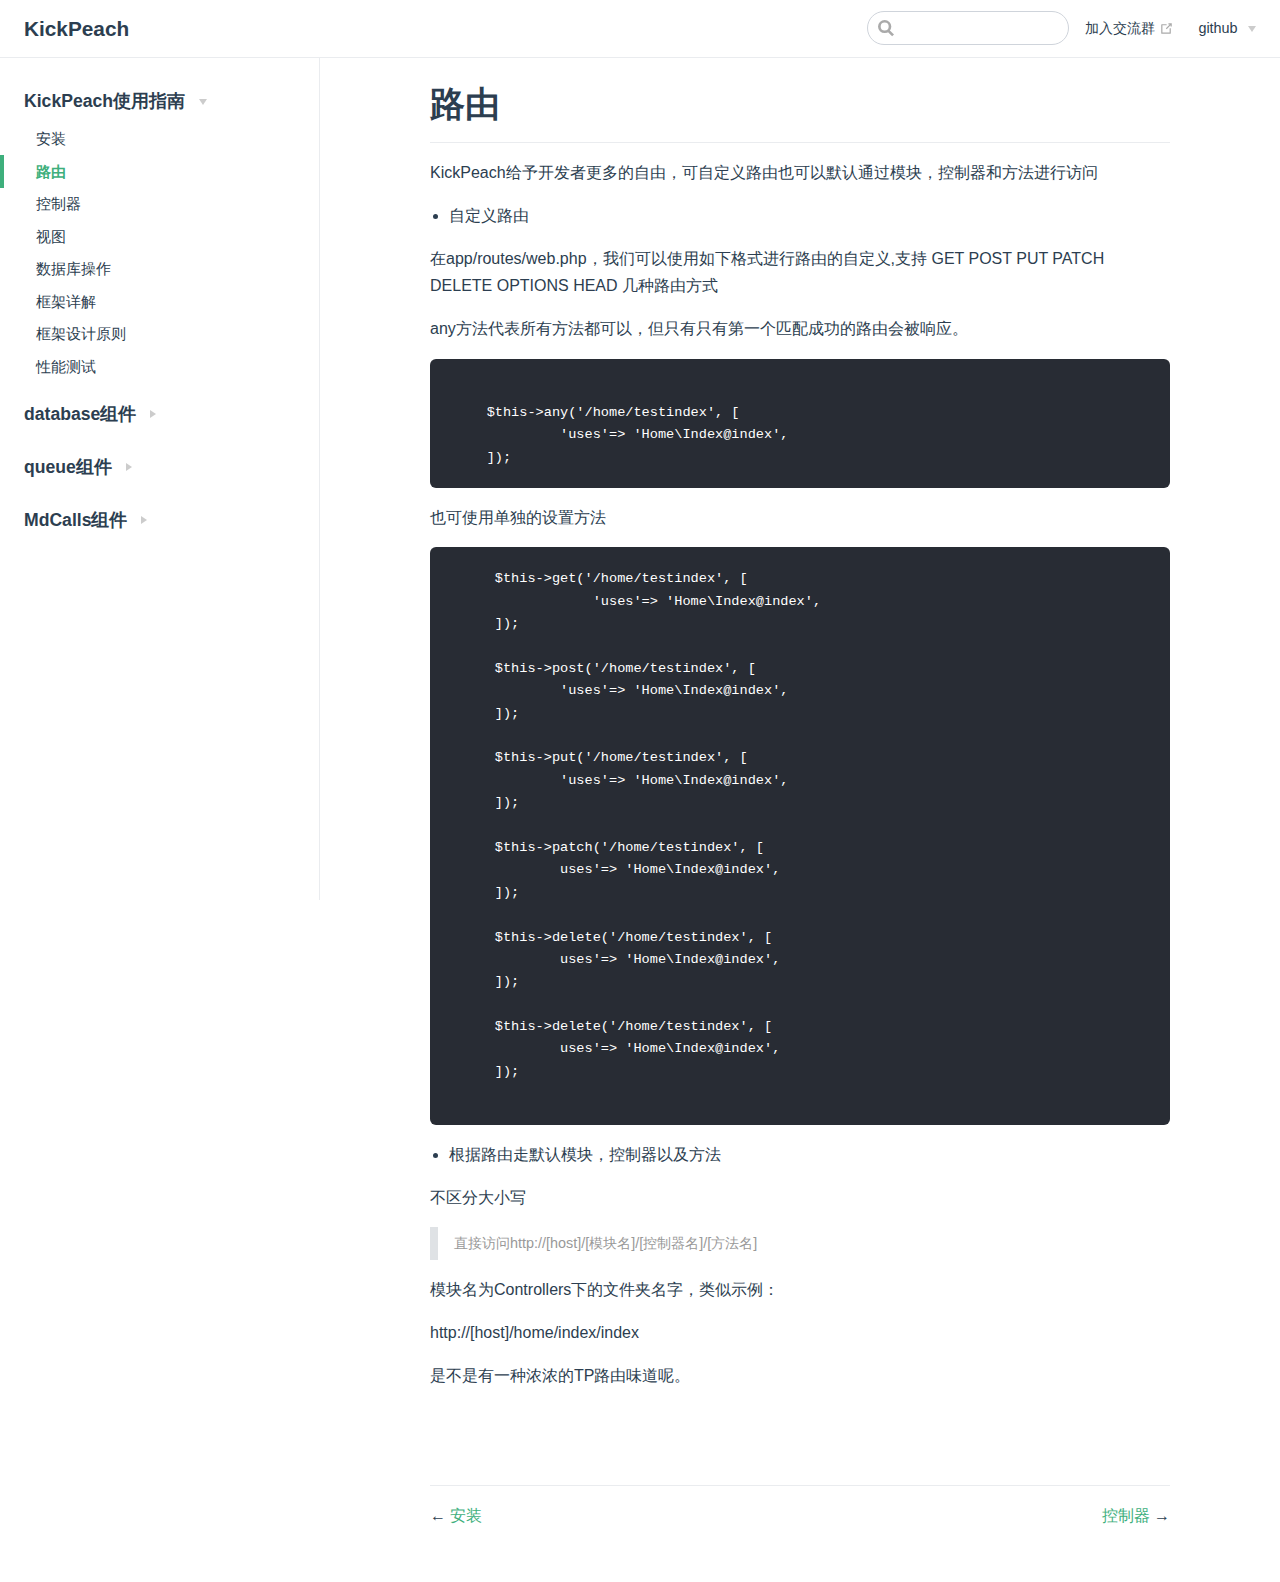
<file: guide/base/routing.html>
<!DOCTYPE html>
<html lang="en-US">
  <head>
    <meta charset="utf-8">
    <meta name="viewport" content="width=device-width,initial-scale=1">
    <title>路由 | KickPeach</title>
    <meta name="description" content="一个提供模块化服务的现代PHP小框架">
    
    
    <link rel="preload" href="/assets/css/0.styles.b9f6e0ea.css" as="style"><link rel="preload" href="/assets/js/app.d8481650.js" as="script"><link rel="preload" href="/assets/js/2.21079776.js" as="script"><link rel="preload" href="/assets/js/17.5ae0739f.js" as="script"><link rel="prefetch" href="/assets/js/10.55aacf00.js"><link rel="prefetch" href="/assets/js/11.814c18b7.js"><link rel="prefetch" href="/assets/js/12.51fdea6a.js"><link rel="prefetch" href="/assets/js/13.8d771a0a.js"><link rel="prefetch" href="/assets/js/14.dd0aa15c.js"><link rel="prefetch" href="/assets/js/15.8fccf6ee.js"><link rel="prefetch" href="/assets/js/16.b20f78f5.js"><link rel="prefetch" href="/assets/js/18.67575a08.js"><link rel="prefetch" href="/assets/js/19.cb795208.js"><link rel="prefetch" href="/assets/js/20.83614ffb.js"><link rel="prefetch" href="/assets/js/21.5ff111c5.js"><link rel="prefetch" href="/assets/js/22.83f65b97.js"><link rel="prefetch" href="/assets/js/3.d20a4fdd.js"><link rel="prefetch" href="/assets/js/4.51fd03cb.js"><link rel="prefetch" href="/assets/js/5.f55dded8.js"><link rel="prefetch" href="/assets/js/6.a24831df.js"><link rel="prefetch" href="/assets/js/7.1b6b49ca.js"><link rel="prefetch" href="/assets/js/8.77a4347c.js"><link rel="prefetch" href="/assets/js/9.aa5e001c.js">
    <link rel="stylesheet" href="/assets/css/0.styles.b9f6e0ea.css">
  </head>
  <body>
    <div id="app" data-server-rendered="true"><div class="theme-container"><header class="navbar"><div class="sidebar-button"><svg xmlns="http://www.w3.org/2000/svg" aria-hidden="true" role="img" viewBox="0 0 448 512" class="icon"><path fill="currentColor" d="M436 124H12c-6.627 0-12-5.373-12-12V80c0-6.627 5.373-12 12-12h424c6.627 0 12 5.373 12 12v32c0 6.627-5.373 12-12 12zm0 160H12c-6.627 0-12-5.373-12-12v-32c0-6.627 5.373-12 12-12h424c6.627 0 12 5.373 12 12v32c0 6.627-5.373 12-12 12zm0 160H12c-6.627 0-12-5.373-12-12v-32c0-6.627 5.373-12 12-12h424c6.627 0 12 5.373 12 12v32c0 6.627-5.373 12-12 12z"></path></svg></div> <a href="/" class="home-link router-link-active"><!----> <span class="site-name">KickPeach</span></a> <div class="links"><div class="search-box"><input aria-label="Search" autocomplete="off" spellcheck="false" value=""> <!----></div> <nav class="nav-links can-hide"><div class="nav-item"><a href="http://shang.qq.com/wpa/qunwpa?idkey=96a7bedb26282d88729887cbab1d707d7b1f0ded57e2a1729233f51d094b74aa" target="_blank" rel="noopener noreferrer" class="nav-link external">
  加入交流群
  <svg xmlns="http://www.w3.org/2000/svg" aria-hidden="true" x="0px" y="0px" viewBox="0 0 100 100" width="15" height="15" class="icon outbound"><path fill="currentColor" d="M18.8,85.1h56l0,0c2.2,0,4-1.8,4-4v-32h-8v28h-48v-48h28v-8h-32l0,0c-2.2,0-4,1.8-4,4v56C14.8,83.3,16.6,85.1,18.8,85.1z"></path> <polygon fill="currentColor" points="45.7,48.7 51.3,54.3 77.2,28.5 77.2,37.2 85.2,37.2 85.2,14.9 62.8,14.9 62.8,22.9 71.5,22.9"></polygon></svg></a></div><div class="nav-item"><div class="dropdown-wrapper"><a class="dropdown-title"><span class="title">github</span> <span class="arrow right"></span></a> <ul class="nav-dropdown" style="display:none;"><li class="dropdown-item"><!----> <a href="https://github.com/KickPeach/kickPeach" target="_blank" rel="noopener noreferrer" class="nav-link external">
  kickPeach
  <svg xmlns="http://www.w3.org/2000/svg" aria-hidden="true" x="0px" y="0px" viewBox="0 0 100 100" width="15" height="15" class="icon outbound"><path fill="currentColor" d="M18.8,85.1h56l0,0c2.2,0,4-1.8,4-4v-32h-8v28h-48v-48h28v-8h-32l0,0c-2.2,0-4,1.8-4,4v56C14.8,83.3,16.6,85.1,18.8,85.1z"></path> <polygon fill="currentColor" points="45.7,48.7 51.3,54.3 77.2,28.5 77.2,37.2 85.2,37.2 85.2,14.9 62.8,14.9 62.8,22.9 71.5,22.9"></polygon></svg></a></li></ul></div></div> <!----></nav></div></header> <div class="sidebar-mask"></div> <aside class="sidebar"><nav class="nav-links"><div class="nav-item"><a href="http://shang.qq.com/wpa/qunwpa?idkey=96a7bedb26282d88729887cbab1d707d7b1f0ded57e2a1729233f51d094b74aa" target="_blank" rel="noopener noreferrer" class="nav-link external">
  加入交流群
  <svg xmlns="http://www.w3.org/2000/svg" aria-hidden="true" x="0px" y="0px" viewBox="0 0 100 100" width="15" height="15" class="icon outbound"><path fill="currentColor" d="M18.8,85.1h56l0,0c2.2,0,4-1.8,4-4v-32h-8v28h-48v-48h28v-8h-32l0,0c-2.2,0-4,1.8-4,4v56C14.8,83.3,16.6,85.1,18.8,85.1z"></path> <polygon fill="currentColor" points="45.7,48.7 51.3,54.3 77.2,28.5 77.2,37.2 85.2,37.2 85.2,14.9 62.8,14.9 62.8,22.9 71.5,22.9"></polygon></svg></a></div><div class="nav-item"><div class="dropdown-wrapper"><a class="dropdown-title"><span class="title">github</span> <span class="arrow right"></span></a> <ul class="nav-dropdown" style="display:none;"><li class="dropdown-item"><!----> <a href="https://github.com/KickPeach/kickPeach" target="_blank" rel="noopener noreferrer" class="nav-link external">
  kickPeach
  <svg xmlns="http://www.w3.org/2000/svg" aria-hidden="true" x="0px" y="0px" viewBox="0 0 100 100" width="15" height="15" class="icon outbound"><path fill="currentColor" d="M18.8,85.1h56l0,0c2.2,0,4-1.8,4-4v-32h-8v28h-48v-48h28v-8h-32l0,0c-2.2,0-4,1.8-4,4v56C14.8,83.3,16.6,85.1,18.8,85.1z"></path> <polygon fill="currentColor" points="45.7,48.7 51.3,54.3 77.2,28.5 77.2,37.2 85.2,37.2 85.2,14.9 62.8,14.9 62.8,22.9 71.5,22.9"></polygon></svg></a></li></ul></div></div> <!----></nav>  <ul class="sidebar-links"><li><section class="sidebar-group collapsable depth-0"><p class="sidebar-heading open"><span>KickPeach使用指南</span> <span class="arrow down"></span></p> <ul class="sidebar-links sidebar-group-items"><li><a href="/guide/base/install.html" class="sidebar-link">安装</a></li><li><a href="/guide/base/routing.html" class="active sidebar-link">路由</a></li><li><a href="/guide/base/controller.html" class="sidebar-link">控制器</a></li><li><a href="/guide/base/view.html" class="sidebar-link">视图</a></li><li><a href="/guide/base/model.html" class="sidebar-link">数据库操作</a></li><li><a href="/guide/base/kernel.html" class="sidebar-link">框架详解</a></li><li><a href="/guide/base/design.html" class="sidebar-link">框架设计原则</a></li><li><a href="/guide/base/benchmark.html" class="sidebar-link">性能测试</a></li></ul></section></li><li><section class="sidebar-group collapsable depth-0"><p class="sidebar-heading"><span>database组件</span> <span class="arrow right"></span></p> <!----></section></li><li><section class="sidebar-group collapsable depth-0"><p class="sidebar-heading"><span>queue组件</span> <span class="arrow right"></span></p> <!----></section></li><li><section class="sidebar-group collapsable depth-0"><p class="sidebar-heading"><span>MdCalls组件</span> <span class="arrow right"></span></p> <!----></section></li></ul> </aside> <main class="page"> <div class="content default"><h1 id="路由"><a href="#路由" aria-hidden="true" class="header-anchor">#</a> 路由</h1> <hr> <p>KickPeach给予开发者更多的自由，可自定义路由也可以默认通过模块，控制器和方法进行访问</p> <ul><li>自定义路由</li></ul> <p>在app/routes/web.php，我们可以使用如下格式进行路由的自定义,支持 GET POST PUT PATCH DELETE OPTIONS HEAD 几种路由方式</p> <p>any方法代表所有方法都可以，但只有只有第一个匹配成功的路由会被响应。</p> <div class="language-cmd extra-class"><pre class="language-text"><code>
    $this-&gt;any('/home/testindex', [
             'uses'=&gt; 'Home\Index@index',
    ]);
</code></pre></div><p>也可使用单独的设置方法</p> <div class="language-cmd extra-class"><pre class="language-text"><code>     $this-&gt;get('/home/testindex', [
                 'uses'=&gt; 'Home\Index@index',
     ]);    
    
     $this-&gt;post('/home/testindex', [
             'uses'=&gt; 'Home\Index@index',
     ]); 
    
     $this-&gt;put('/home/testindex', [
             'uses'=&gt; 'Home\Index@index',
     ]); 
     
     $this-&gt;patch('/home/testindex', [
             uses'=&gt; 'Home\Index@index',
     ]); 
     
     $this-&gt;delete('/home/testindex', [
             uses'=&gt; 'Home\Index@index',
     ]); 
      
     $this-&gt;delete('/home/testindex', [
             uses'=&gt; 'Home\Index@index',
     ]); 

</code></pre></div><ul><li>根据路由走默认模块，控制器以及方法</li></ul> <p>不区分大小写</p> <blockquote><p>直接访问http://[host]/[模块名]/[控制器名]/[方法名]</p></blockquote> <p>模块名为Controllers下的文件夹名字，类似示例：</p> <p>http://[host]/home/index/index</p> <p>是不是有一种浓浓的TP路由味道呢。</p></div> <footer class="page-edit"><!----> <!----></footer> <div class="page-nav"><p class="inner"><span class="prev">
        ←
        <a href="/guide/base/install.html" class="prev">
          安装
        </a></span> <span class="next"><a href="/guide/base/controller.html">
          控制器
        </a>
        →
      </span></p></div> </main></div><div class="global-ui"></div></div>
    <script src="/assets/js/app.d8481650.js" defer></script><script src="/assets/js/2.21079776.js" defer></script><script src="/assets/js/17.5ae0739f.js" defer></script>
  </body>
</html>
</file>
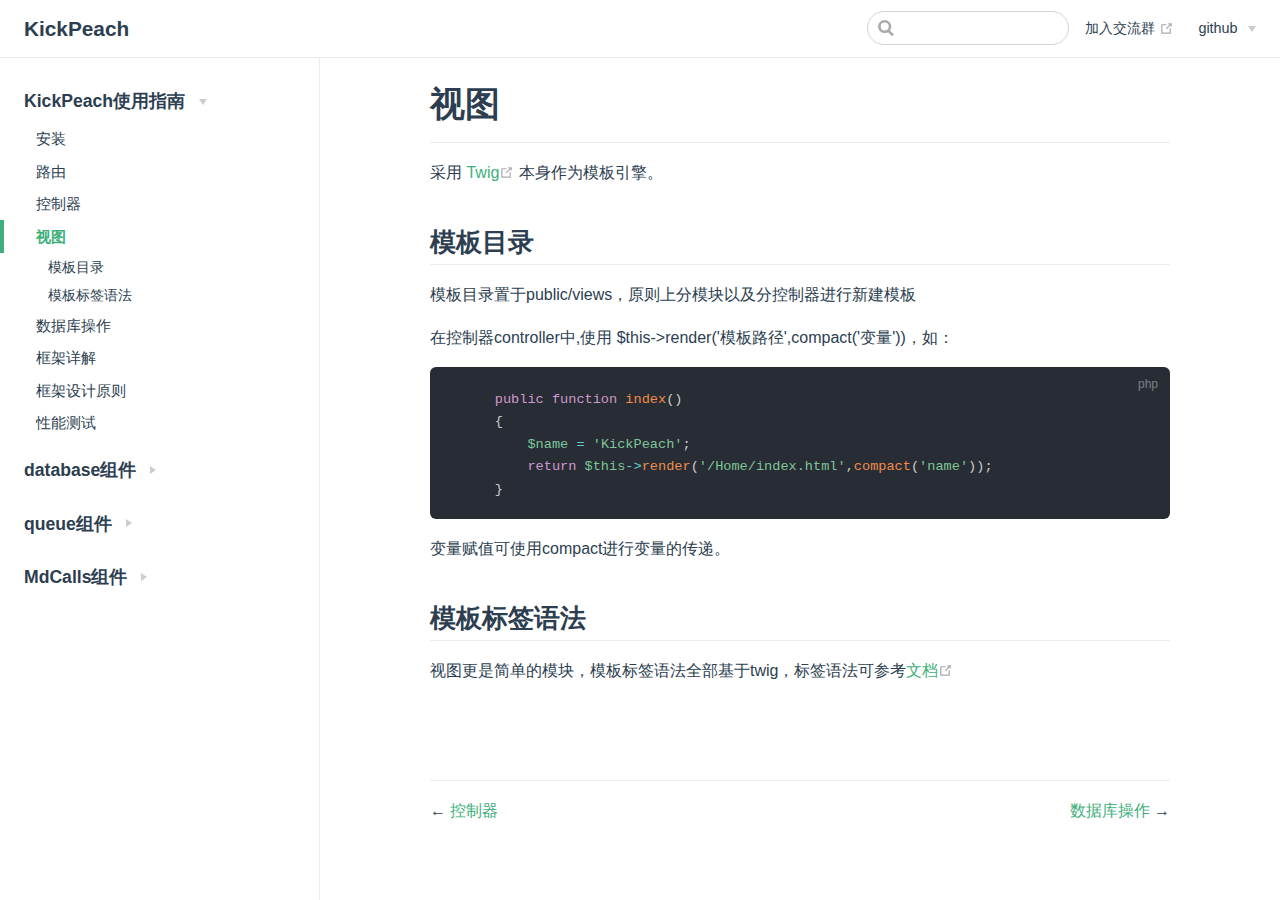
<file: guide/base/view.html>
<!DOCTYPE html>
<html lang="en-US">
  <head>
    <meta charset="utf-8">
    <meta name="viewport" content="width=device-width,initial-scale=1">
    <title>视图 | KickPeach</title>
    <meta name="description" content="一个提供模块化服务的现代PHP小框架">
    
    
    <link rel="preload" href="/assets/css/0.styles.b9f6e0ea.css" as="style"><link rel="preload" href="/assets/js/app.d8481650.js" as="script"><link rel="preload" href="/assets/js/2.21079776.js" as="script"><link rel="preload" href="/assets/js/18.67575a08.js" as="script"><link rel="prefetch" href="/assets/js/10.55aacf00.js"><link rel="prefetch" href="/assets/js/11.814c18b7.js"><link rel="prefetch" href="/assets/js/12.51fdea6a.js"><link rel="prefetch" href="/assets/js/13.8d771a0a.js"><link rel="prefetch" href="/assets/js/14.dd0aa15c.js"><link rel="prefetch" href="/assets/js/15.8fccf6ee.js"><link rel="prefetch" href="/assets/js/16.b20f78f5.js"><link rel="prefetch" href="/assets/js/17.5ae0739f.js"><link rel="prefetch" href="/assets/js/19.cb795208.js"><link rel="prefetch" href="/assets/js/20.83614ffb.js"><link rel="prefetch" href="/assets/js/21.5ff111c5.js"><link rel="prefetch" href="/assets/js/22.83f65b97.js"><link rel="prefetch" href="/assets/js/3.d20a4fdd.js"><link rel="prefetch" href="/assets/js/4.51fd03cb.js"><link rel="prefetch" href="/assets/js/5.f55dded8.js"><link rel="prefetch" href="/assets/js/6.a24831df.js"><link rel="prefetch" href="/assets/js/7.1b6b49ca.js"><link rel="prefetch" href="/assets/js/8.77a4347c.js"><link rel="prefetch" href="/assets/js/9.aa5e001c.js">
    <link rel="stylesheet" href="/assets/css/0.styles.b9f6e0ea.css">
  </head>
  <body>
    <div id="app" data-server-rendered="true"><div class="theme-container"><header class="navbar"><div class="sidebar-button"><svg xmlns="http://www.w3.org/2000/svg" aria-hidden="true" role="img" viewBox="0 0 448 512" class="icon"><path fill="currentColor" d="M436 124H12c-6.627 0-12-5.373-12-12V80c0-6.627 5.373-12 12-12h424c6.627 0 12 5.373 12 12v32c0 6.627-5.373 12-12 12zm0 160H12c-6.627 0-12-5.373-12-12v-32c0-6.627 5.373-12 12-12h424c6.627 0 12 5.373 12 12v32c0 6.627-5.373 12-12 12zm0 160H12c-6.627 0-12-5.373-12-12v-32c0-6.627 5.373-12 12-12h424c6.627 0 12 5.373 12 12v32c0 6.627-5.373 12-12 12z"></path></svg></div> <a href="/" class="home-link router-link-active"><!----> <span class="site-name">KickPeach</span></a> <div class="links"><div class="search-box"><input aria-label="Search" autocomplete="off" spellcheck="false" value=""> <!----></div> <nav class="nav-links can-hide"><div class="nav-item"><a href="http://shang.qq.com/wpa/qunwpa?idkey=96a7bedb26282d88729887cbab1d707d7b1f0ded57e2a1729233f51d094b74aa" target="_blank" rel="noopener noreferrer" class="nav-link external">
  加入交流群
  <svg xmlns="http://www.w3.org/2000/svg" aria-hidden="true" x="0px" y="0px" viewBox="0 0 100 100" width="15" height="15" class="icon outbound"><path fill="currentColor" d="M18.8,85.1h56l0,0c2.2,0,4-1.8,4-4v-32h-8v28h-48v-48h28v-8h-32l0,0c-2.2,0-4,1.8-4,4v56C14.8,83.3,16.6,85.1,18.8,85.1z"></path> <polygon fill="currentColor" points="45.7,48.7 51.3,54.3 77.2,28.5 77.2,37.2 85.2,37.2 85.2,14.9 62.8,14.9 62.8,22.9 71.5,22.9"></polygon></svg></a></div><div class="nav-item"><div class="dropdown-wrapper"><a class="dropdown-title"><span class="title">github</span> <span class="arrow right"></span></a> <ul class="nav-dropdown" style="display:none;"><li class="dropdown-item"><!----> <a href="https://github.com/KickPeach/kickPeach" target="_blank" rel="noopener noreferrer" class="nav-link external">
  kickPeach
  <svg xmlns="http://www.w3.org/2000/svg" aria-hidden="true" x="0px" y="0px" viewBox="0 0 100 100" width="15" height="15" class="icon outbound"><path fill="currentColor" d="M18.8,85.1h56l0,0c2.2,0,4-1.8,4-4v-32h-8v28h-48v-48h28v-8h-32l0,0c-2.2,0-4,1.8-4,4v56C14.8,83.3,16.6,85.1,18.8,85.1z"></path> <polygon fill="currentColor" points="45.7,48.7 51.3,54.3 77.2,28.5 77.2,37.2 85.2,37.2 85.2,14.9 62.8,14.9 62.8,22.9 71.5,22.9"></polygon></svg></a></li></ul></div></div> <!----></nav></div></header> <div class="sidebar-mask"></div> <aside class="sidebar"><nav class="nav-links"><div class="nav-item"><a href="http://shang.qq.com/wpa/qunwpa?idkey=96a7bedb26282d88729887cbab1d707d7b1f0ded57e2a1729233f51d094b74aa" target="_blank" rel="noopener noreferrer" class="nav-link external">
  加入交流群
  <svg xmlns="http://www.w3.org/2000/svg" aria-hidden="true" x="0px" y="0px" viewBox="0 0 100 100" width="15" height="15" class="icon outbound"><path fill="currentColor" d="M18.8,85.1h56l0,0c2.2,0,4-1.8,4-4v-32h-8v28h-48v-48h28v-8h-32l0,0c-2.2,0-4,1.8-4,4v56C14.8,83.3,16.6,85.1,18.8,85.1z"></path> <polygon fill="currentColor" points="45.7,48.7 51.3,54.3 77.2,28.5 77.2,37.2 85.2,37.2 85.2,14.9 62.8,14.9 62.8,22.9 71.5,22.9"></polygon></svg></a></div><div class="nav-item"><div class="dropdown-wrapper"><a class="dropdown-title"><span class="title">github</span> <span class="arrow right"></span></a> <ul class="nav-dropdown" style="display:none;"><li class="dropdown-item"><!----> <a href="https://github.com/KickPeach/kickPeach" target="_blank" rel="noopener noreferrer" class="nav-link external">
  kickPeach
  <svg xmlns="http://www.w3.org/2000/svg" aria-hidden="true" x="0px" y="0px" viewBox="0 0 100 100" width="15" height="15" class="icon outbound"><path fill="currentColor" d="M18.8,85.1h56l0,0c2.2,0,4-1.8,4-4v-32h-8v28h-48v-48h28v-8h-32l0,0c-2.2,0-4,1.8-4,4v56C14.8,83.3,16.6,85.1,18.8,85.1z"></path> <polygon fill="currentColor" points="45.7,48.7 51.3,54.3 77.2,28.5 77.2,37.2 85.2,37.2 85.2,14.9 62.8,14.9 62.8,22.9 71.5,22.9"></polygon></svg></a></li></ul></div></div> <!----></nav>  <ul class="sidebar-links"><li><section class="sidebar-group collapsable depth-0"><p class="sidebar-heading open"><span>KickPeach使用指南</span> <span class="arrow down"></span></p> <ul class="sidebar-links sidebar-group-items"><li><a href="/guide/base/install.html" class="sidebar-link">安装</a></li><li><a href="/guide/base/routing.html" class="sidebar-link">路由</a></li><li><a href="/guide/base/controller.html" class="sidebar-link">控制器</a></li><li><a href="/guide/base/view.html" class="active sidebar-link">视图</a><ul class="sidebar-sub-headers"><li class="sidebar-sub-header"><a href="/guide/base/view.html#模板目录" class="sidebar-link">模板目录</a></li><li class="sidebar-sub-header"><a href="/guide/base/view.html#模板标签语法" class="sidebar-link">模板标签语法</a></li></ul></li><li><a href="/guide/base/model.html" class="sidebar-link">数据库操作</a></li><li><a href="/guide/base/kernel.html" class="sidebar-link">框架详解</a></li><li><a href="/guide/base/design.html" class="sidebar-link">框架设计原则</a></li><li><a href="/guide/base/benchmark.html" class="sidebar-link">性能测试</a></li></ul></section></li><li><section class="sidebar-group collapsable depth-0"><p class="sidebar-heading"><span>database组件</span> <span class="arrow right"></span></p> <!----></section></li><li><section class="sidebar-group collapsable depth-0"><p class="sidebar-heading"><span>queue组件</span> <span class="arrow right"></span></p> <!----></section></li><li><section class="sidebar-group collapsable depth-0"><p class="sidebar-heading"><span>MdCalls组件</span> <span class="arrow right"></span></p> <!----></section></li></ul> </aside> <main class="page"> <div class="content default"><h1 id="视图"><a href="#视图" aria-hidden="true" class="header-anchor">#</a> 视图</h1> <hr> <p>采用 <a href="https://www.kancloud.cn/yunye/twig-cn/159454" target="_blank" rel="noopener noreferrer">Twig<svg xmlns="http://www.w3.org/2000/svg" aria-hidden="true" x="0px" y="0px" viewBox="0 0 100 100" width="15" height="15" class="icon outbound"><path fill="currentColor" d="M18.8,85.1h56l0,0c2.2,0,4-1.8,4-4v-32h-8v28h-48v-48h28v-8h-32l0,0c-2.2,0-4,1.8-4,4v56C14.8,83.3,16.6,85.1,18.8,85.1z"></path> <polygon fill="currentColor" points="45.7,48.7 51.3,54.3 77.2,28.5 77.2,37.2 85.2,37.2 85.2,14.9 62.8,14.9 62.8,22.9 71.5,22.9"></polygon></svg></a> 本身作为模板引擎。</p> <h2 id="模板目录"><a href="#模板目录" aria-hidden="true" class="header-anchor">#</a> 模板目录</h2> <p>模板目录置于public/views，原则上分模块以及分控制器进行新建模板</p> <p>在控制器controller中,使用 $this-&gt;render('模板路径',compact('变量'))，如：</p> <div class="language-php extra-class"><pre class="language-php"><code>     <span class="token keyword">public</span> <span class="token keyword">function</span> <span class="token function">index</span><span class="token punctuation">(</span><span class="token punctuation">)</span>
     <span class="token punctuation">{</span>
         <span class="token variable">$name</span> <span class="token operator">=</span> <span class="token single-quoted-string string">'KickPeach'</span><span class="token punctuation">;</span>
         <span class="token keyword">return</span> <span class="token variable">$this</span><span class="token operator">-</span><span class="token operator">&gt;</span><span class="token function">render</span><span class="token punctuation">(</span><span class="token single-quoted-string string">'/Home/index.html'</span><span class="token punctuation">,</span><span class="token function">compact</span><span class="token punctuation">(</span><span class="token single-quoted-string string">'name'</span><span class="token punctuation">)</span><span class="token punctuation">)</span><span class="token punctuation">;</span>
     <span class="token punctuation">}</span>
</code></pre></div><p>变量赋值可使用compact进行变量的传递。</p> <h2 id="模板标签语法"><a href="#模板标签语法" aria-hidden="true" class="header-anchor">#</a> 模板标签语法</h2> <p>视图更是简单的模块，模板标签语法全部基于twig，标签语法可参考<a href="https://www.kancloud.cn/yunye/twig-cn/159454" target="_blank" rel="noopener noreferrer">文档<svg xmlns="http://www.w3.org/2000/svg" aria-hidden="true" x="0px" y="0px" viewBox="0 0 100 100" width="15" height="15" class="icon outbound"><path fill="currentColor" d="M18.8,85.1h56l0,0c2.2,0,4-1.8,4-4v-32h-8v28h-48v-48h28v-8h-32l0,0c-2.2,0-4,1.8-4,4v56C14.8,83.3,16.6,85.1,18.8,85.1z"></path> <polygon fill="currentColor" points="45.7,48.7 51.3,54.3 77.2,28.5 77.2,37.2 85.2,37.2 85.2,14.9 62.8,14.9 62.8,22.9 71.5,22.9"></polygon></svg></a></p></div> <footer class="page-edit"><!----> <!----></footer> <div class="page-nav"><p class="inner"><span class="prev">
        ←
        <a href="/guide/base/controller.html" class="prev">
          控制器
        </a></span> <span class="next"><a href="/guide/base/model.html">
          数据库操作
        </a>
        →
      </span></p></div> </main></div><div class="global-ui"></div></div>
    <script src="/assets/js/app.d8481650.js" defer></script><script src="/assets/js/2.21079776.js" defer></script><script src="/assets/js/18.67575a08.js" defer></script>
  </body>
</html>
</file>
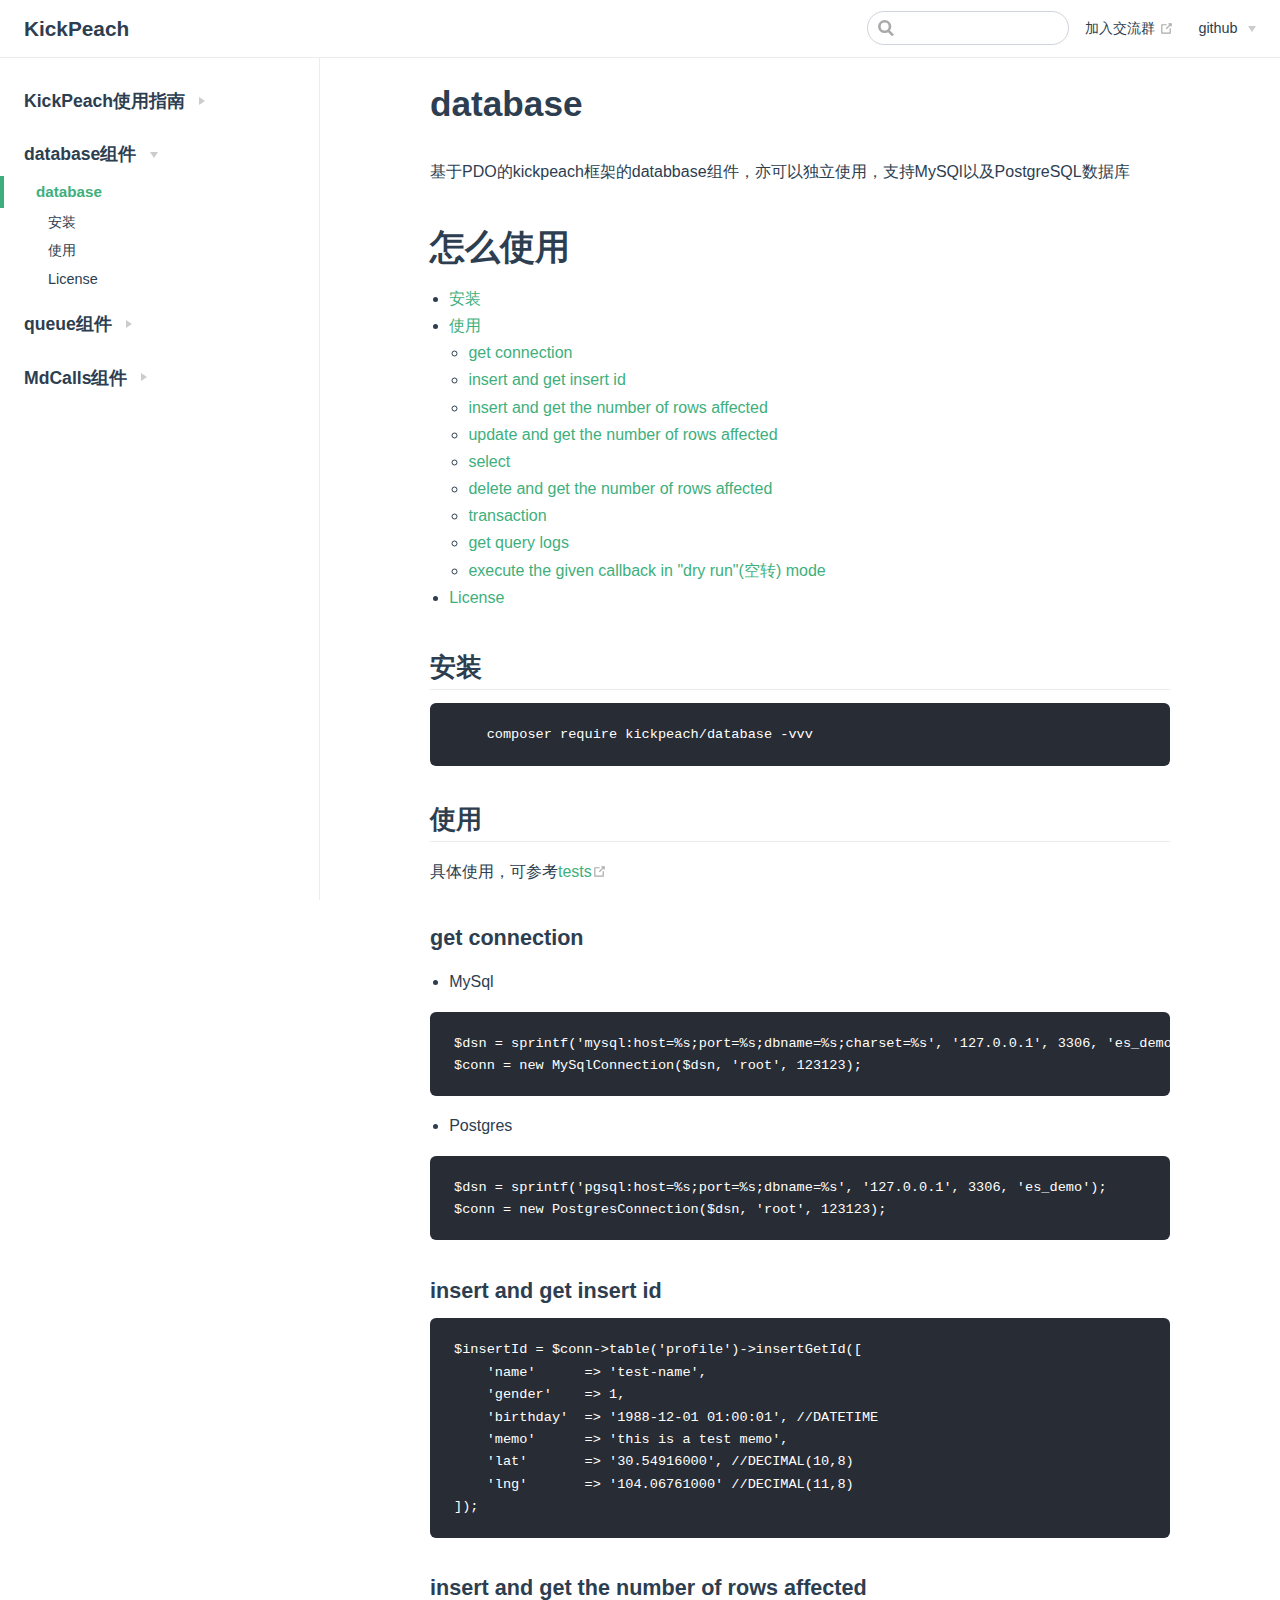
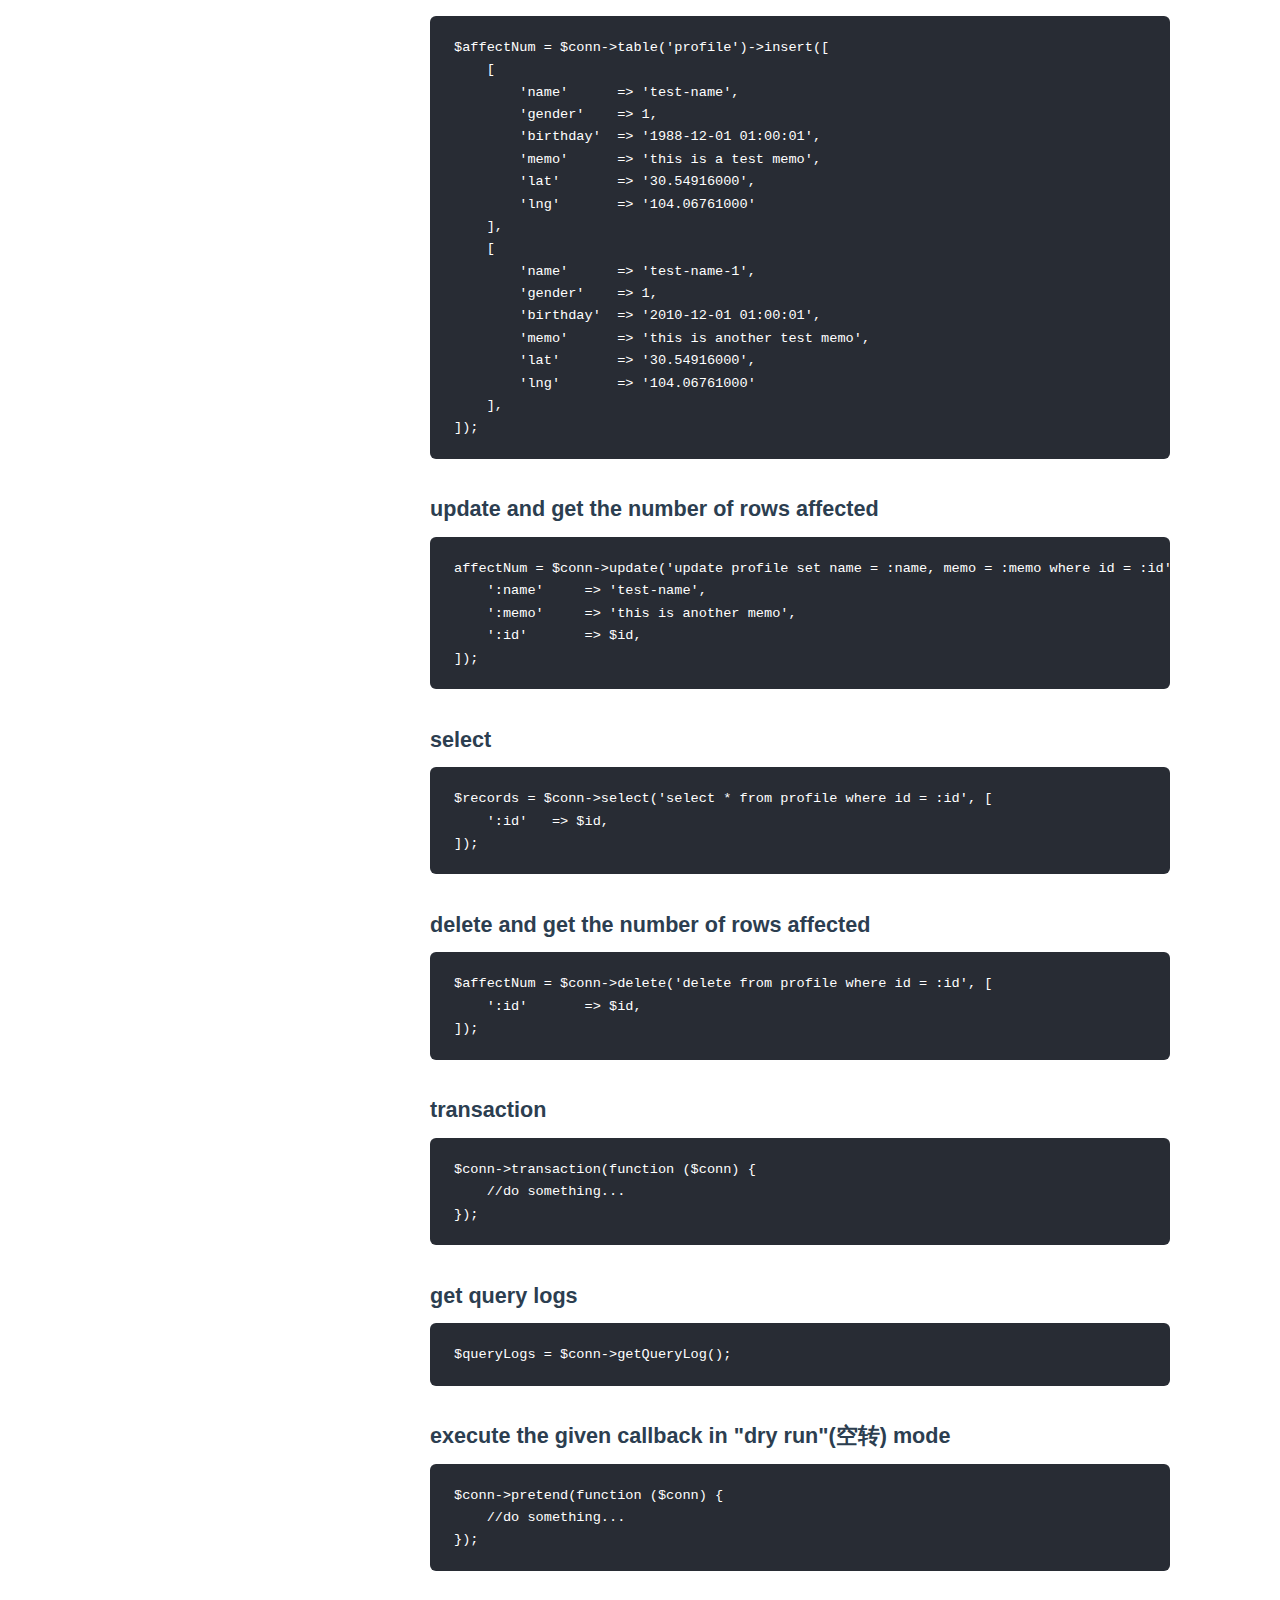
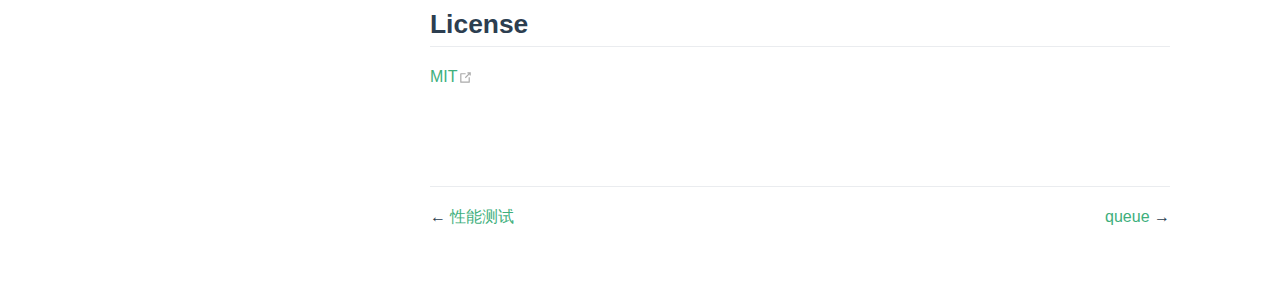
<file: guide/database/introduce.html>
<!DOCTYPE html>
<html lang="en-US">
  <head>
    <meta charset="utf-8">
    <meta name="viewport" content="width=device-width,initial-scale=1">
    <title>database | KickPeach</title>
    <meta name="description" content="一个提供模块化服务的现代PHP小框架">
    
    
    <link rel="preload" href="/assets/css/0.styles.b9f6e0ea.css" as="style"><link rel="preload" href="/assets/js/app.d8481650.js" as="script"><link rel="preload" href="/assets/js/2.21079776.js" as="script"><link rel="preload" href="/assets/js/19.cb795208.js" as="script"><link rel="prefetch" href="/assets/js/10.55aacf00.js"><link rel="prefetch" href="/assets/js/11.814c18b7.js"><link rel="prefetch" href="/assets/js/12.51fdea6a.js"><link rel="prefetch" href="/assets/js/13.8d771a0a.js"><link rel="prefetch" href="/assets/js/14.dd0aa15c.js"><link rel="prefetch" href="/assets/js/15.8fccf6ee.js"><link rel="prefetch" href="/assets/js/16.b20f78f5.js"><link rel="prefetch" href="/assets/js/17.5ae0739f.js"><link rel="prefetch" href="/assets/js/18.67575a08.js"><link rel="prefetch" href="/assets/js/20.83614ffb.js"><link rel="prefetch" href="/assets/js/21.5ff111c5.js"><link rel="prefetch" href="/assets/js/22.83f65b97.js"><link rel="prefetch" href="/assets/js/3.d20a4fdd.js"><link rel="prefetch" href="/assets/js/4.51fd03cb.js"><link rel="prefetch" href="/assets/js/5.f55dded8.js"><link rel="prefetch" href="/assets/js/6.a24831df.js"><link rel="prefetch" href="/assets/js/7.1b6b49ca.js"><link rel="prefetch" href="/assets/js/8.77a4347c.js"><link rel="prefetch" href="/assets/js/9.aa5e001c.js">
    <link rel="stylesheet" href="/assets/css/0.styles.b9f6e0ea.css">
  </head>
  <body>
    <div id="app" data-server-rendered="true"><div class="theme-container"><header class="navbar"><div class="sidebar-button"><svg xmlns="http://www.w3.org/2000/svg" aria-hidden="true" role="img" viewBox="0 0 448 512" class="icon"><path fill="currentColor" d="M436 124H12c-6.627 0-12-5.373-12-12V80c0-6.627 5.373-12 12-12h424c6.627 0 12 5.373 12 12v32c0 6.627-5.373 12-12 12zm0 160H12c-6.627 0-12-5.373-12-12v-32c0-6.627 5.373-12 12-12h424c6.627 0 12 5.373 12 12v32c0 6.627-5.373 12-12 12zm0 160H12c-6.627 0-12-5.373-12-12v-32c0-6.627 5.373-12 12-12h424c6.627 0 12 5.373 12 12v32c0 6.627-5.373 12-12 12z"></path></svg></div> <a href="/" class="home-link router-link-active"><!----> <span class="site-name">KickPeach</span></a> <div class="links"><div class="search-box"><input aria-label="Search" autocomplete="off" spellcheck="false" value=""> <!----></div> <nav class="nav-links can-hide"><div class="nav-item"><a href="http://shang.qq.com/wpa/qunwpa?idkey=96a7bedb26282d88729887cbab1d707d7b1f0ded57e2a1729233f51d094b74aa" target="_blank" rel="noopener noreferrer" class="nav-link external">
  加入交流群
  <svg xmlns="http://www.w3.org/2000/svg" aria-hidden="true" x="0px" y="0px" viewBox="0 0 100 100" width="15" height="15" class="icon outbound"><path fill="currentColor" d="M18.8,85.1h56l0,0c2.2,0,4-1.8,4-4v-32h-8v28h-48v-48h28v-8h-32l0,0c-2.2,0-4,1.8-4,4v56C14.8,83.3,16.6,85.1,18.8,85.1z"></path> <polygon fill="currentColor" points="45.7,48.7 51.3,54.3 77.2,28.5 77.2,37.2 85.2,37.2 85.2,14.9 62.8,14.9 62.8,22.9 71.5,22.9"></polygon></svg></a></div><div class="nav-item"><div class="dropdown-wrapper"><a class="dropdown-title"><span class="title">github</span> <span class="arrow right"></span></a> <ul class="nav-dropdown" style="display:none;"><li class="dropdown-item"><!----> <a href="https://github.com/KickPeach/kickPeach" target="_blank" rel="noopener noreferrer" class="nav-link external">
  kickPeach
  <svg xmlns="http://www.w3.org/2000/svg" aria-hidden="true" x="0px" y="0px" viewBox="0 0 100 100" width="15" height="15" class="icon outbound"><path fill="currentColor" d="M18.8,85.1h56l0,0c2.2,0,4-1.8,4-4v-32h-8v28h-48v-48h28v-8h-32l0,0c-2.2,0-4,1.8-4,4v56C14.8,83.3,16.6,85.1,18.8,85.1z"></path> <polygon fill="currentColor" points="45.7,48.7 51.3,54.3 77.2,28.5 77.2,37.2 85.2,37.2 85.2,14.9 62.8,14.9 62.8,22.9 71.5,22.9"></polygon></svg></a></li></ul></div></div> <!----></nav></div></header> <div class="sidebar-mask"></div> <aside class="sidebar"><nav class="nav-links"><div class="nav-item"><a href="http://shang.qq.com/wpa/qunwpa?idkey=96a7bedb26282d88729887cbab1d707d7b1f0ded57e2a1729233f51d094b74aa" target="_blank" rel="noopener noreferrer" class="nav-link external">
  加入交流群
  <svg xmlns="http://www.w3.org/2000/svg" aria-hidden="true" x="0px" y="0px" viewBox="0 0 100 100" width="15" height="15" class="icon outbound"><path fill="currentColor" d="M18.8,85.1h56l0,0c2.2,0,4-1.8,4-4v-32h-8v28h-48v-48h28v-8h-32l0,0c-2.2,0-4,1.8-4,4v56C14.8,83.3,16.6,85.1,18.8,85.1z"></path> <polygon fill="currentColor" points="45.7,48.7 51.3,54.3 77.2,28.5 77.2,37.2 85.2,37.2 85.2,14.9 62.8,14.9 62.8,22.9 71.5,22.9"></polygon></svg></a></div><div class="nav-item"><div class="dropdown-wrapper"><a class="dropdown-title"><span class="title">github</span> <span class="arrow right"></span></a> <ul class="nav-dropdown" style="display:none;"><li class="dropdown-item"><!----> <a href="https://github.com/KickPeach/kickPeach" target="_blank" rel="noopener noreferrer" class="nav-link external">
  kickPeach
  <svg xmlns="http://www.w3.org/2000/svg" aria-hidden="true" x="0px" y="0px" viewBox="0 0 100 100" width="15" height="15" class="icon outbound"><path fill="currentColor" d="M18.8,85.1h56l0,0c2.2,0,4-1.8,4-4v-32h-8v28h-48v-48h28v-8h-32l0,0c-2.2,0-4,1.8-4,4v56C14.8,83.3,16.6,85.1,18.8,85.1z"></path> <polygon fill="currentColor" points="45.7,48.7 51.3,54.3 77.2,28.5 77.2,37.2 85.2,37.2 85.2,14.9 62.8,14.9 62.8,22.9 71.5,22.9"></polygon></svg></a></li></ul></div></div> <!----></nav>  <ul class="sidebar-links"><li><section class="sidebar-group collapsable depth-0"><p class="sidebar-heading"><span>KickPeach使用指南</span> <span class="arrow right"></span></p> <!----></section></li><li><section class="sidebar-group collapsable depth-0"><p class="sidebar-heading open"><span>database组件</span> <span class="arrow down"></span></p> <ul class="sidebar-links sidebar-group-items"><li><a href="/guide/database/introduce.html" class="active sidebar-link">database</a><ul class="sidebar-sub-headers"><li class="sidebar-sub-header"><a href="/guide/database/introduce.html#安装" class="sidebar-link">安装</a></li><li class="sidebar-sub-header"><a href="/guide/database/introduce.html#使用" class="sidebar-link">使用</a></li><li class="sidebar-sub-header"><a href="/guide/database/introduce.html#license" class="sidebar-link">License</a></li></ul></li></ul></section></li><li><section class="sidebar-group collapsable depth-0"><p class="sidebar-heading"><span>queue组件</span> <span class="arrow right"></span></p> <!----></section></li><li><section class="sidebar-group collapsable depth-0"><p class="sidebar-heading"><span>MdCalls组件</span> <span class="arrow right"></span></p> <!----></section></li></ul> </aside> <main class="page"> <div class="content default"><h1 id="database"><a href="#database" aria-hidden="true" class="header-anchor">#</a> database</h1> <p>基于PDO的kickpeach框架的databbase组件，亦可以独立使用，支持MySQl以及PostgreSQL数据库</p> <h1 id="怎么使用"><a href="#怎么使用" aria-hidden="true" class="header-anchor">#</a> 怎么使用</h1> <ul><li><a href="#%E5%AE%89%E8%A3%85">安装</a></li> <li><a href="#%E4%BD%BF%E7%94%A8">使用</a> <ul><li><a href="#get-connection">get connection</a></li> <li><a href="#insert-and-get-insert-id">insert and get insert id</a></li> <li><a href="#insert-and-get-the-number-of-rows-affected">insert and get the number of rows affected</a></li> <li><a href="#update-and-get-the-number-of-rows-affected">update and get the number of rows affected</a></li> <li><a href="#select">select</a></li> <li><a href="#delete-and-get-the-number-of-rows-affected">delete and get the number of rows affected</a></li> <li><a href="#transaction">transaction</a></li> <li><a href="#get-query-logs">get query logs</a></li> <li><a href="#execute-the-given-callback-in-dry-run%E7%A9%BA%E8%BD%AC-mode">execute the given callback in &quot;dry run&quot;(空转) mode</a></li></ul></li> <li><a href="#license">License</a></li></ul> <h2 id="安装"><a href="#安装" aria-hidden="true" class="header-anchor">#</a> 安装</h2> <div class="language-cmd extra-class"><pre class="language-text"><code>    composer require kickpeach/database -vvv
</code></pre></div><h2 id="使用"><a href="#使用" aria-hidden="true" class="header-anchor">#</a> 使用</h2> <p>具体使用，可参考<a href="https://github.com/KickPeach/database/blob/master/tests/DatabaseTest.php" target="_blank" rel="noopener noreferrer">tests<svg xmlns="http://www.w3.org/2000/svg" aria-hidden="true" x="0px" y="0px" viewBox="0 0 100 100" width="15" height="15" class="icon outbound"><path fill="currentColor" d="M18.8,85.1h56l0,0c2.2,0,4-1.8,4-4v-32h-8v28h-48v-48h28v-8h-32l0,0c-2.2,0-4,1.8-4,4v56C14.8,83.3,16.6,85.1,18.8,85.1z"></path> <polygon fill="currentColor" points="45.7,48.7 51.3,54.3 77.2,28.5 77.2,37.2 85.2,37.2 85.2,14.9 62.8,14.9 62.8,22.9 71.5,22.9"></polygon></svg></a></p> <h3 id="get-connection"><a href="#get-connection" aria-hidden="true" class="header-anchor">#</a> get connection</h3> <ul><li>MySql</li></ul> <div class="language- extra-class"><pre class="language-text"><code>$dsn = sprintf('mysql:host=%s;port=%s;dbname=%s;charset=%s', '127.0.0.1', 3306, 'es_demo', 'utf8mb4');
$conn = new MySqlConnection($dsn, 'root', 123123);
</code></pre></div><ul><li>Postgres</li></ul> <div class="language- extra-class"><pre class="language-text"><code>$dsn = sprintf('pgsql:host=%s;port=%s;dbname=%s', '127.0.0.1', 3306, 'es_demo');
$conn = new PostgresConnection($dsn, 'root', 123123);
</code></pre></div><h3 id="insert-and-get-insert-id"><a href="#insert-and-get-insert-id" aria-hidden="true" class="header-anchor">#</a> insert and get insert id</h3> <div class="language- extra-class"><pre class="language-text"><code>$insertId = $conn-&gt;table('profile')-&gt;insertGetId([
    'name'      =&gt; 'test-name',
    'gender'    =&gt; 1,
    'birthday'  =&gt; '1988-12-01 01:00:01', //DATETIME
    'memo'      =&gt; 'this is a test memo',
    'lat'       =&gt; '30.54916000', //DECIMAL(10,8)
    'lng'       =&gt; '104.06761000' //DECIMAL(11,8)
]);
</code></pre></div><h3 id="insert-and-get-the-number-of-rows-affected"><a href="#insert-and-get-the-number-of-rows-affected" aria-hidden="true" class="header-anchor">#</a> insert and get the number of rows affected</h3> <div class="language- extra-class"><pre class="language-text"><code>$affectNum = $conn-&gt;table('profile')-&gt;insert([
    [
        'name'      =&gt; 'test-name',
        'gender'    =&gt; 1,
        'birthday'  =&gt; '1988-12-01 01:00:01',
        'memo'      =&gt; 'this is a test memo',
        'lat'       =&gt; '30.54916000',
        'lng'       =&gt; '104.06761000'
    ],
    [
        'name'      =&gt; 'test-name-1',
        'gender'    =&gt; 1,
        'birthday'  =&gt; '2010-12-01 01:00:01',
        'memo'      =&gt; 'this is another test memo',
        'lat'       =&gt; '30.54916000',
        'lng'       =&gt; '104.06761000'
    ],
]);
</code></pre></div><h3 id="update-and-get-the-number-of-rows-affected"><a href="#update-and-get-the-number-of-rows-affected" aria-hidden="true" class="header-anchor">#</a> update and get the number of rows affected</h3> <div class="language- extra-class"><pre class="language-text"><code>affectNum = $conn-&gt;update('update profile set name = :name, memo = :memo where id = :id', [
    ':name'     =&gt; 'test-name',
    ':memo'     =&gt; 'this is another memo',
    ':id'       =&gt; $id,
]);
</code></pre></div><h3 id="select"><a href="#select" aria-hidden="true" class="header-anchor">#</a> select</h3> <div class="language- extra-class"><pre class="language-text"><code>$records = $conn-&gt;select('select * from profile where id = :id', [
    ':id'   =&gt; $id,
]);
</code></pre></div><h3 id="delete-and-get-the-number-of-rows-affected"><a href="#delete-and-get-the-number-of-rows-affected" aria-hidden="true" class="header-anchor">#</a> delete and get the number of rows affected</h3> <div class="language- extra-class"><pre class="language-text"><code>$affectNum = $conn-&gt;delete('delete from profile where id = :id', [
    ':id'       =&gt; $id,
]);
</code></pre></div><h3 id="transaction"><a href="#transaction" aria-hidden="true" class="header-anchor">#</a> transaction</h3> <div class="language- extra-class"><pre class="language-text"><code>$conn-&gt;transaction(function ($conn) {
    //do something...
});
</code></pre></div><h3 id="get-query-logs"><a href="#get-query-logs" aria-hidden="true" class="header-anchor">#</a> get query logs</h3> <div class="language- extra-class"><pre class="language-text"><code>$queryLogs = $conn-&gt;getQueryLog();
</code></pre></div><h3 id="execute-the-given-callback-in-dry-run-空转-mode"><a href="#execute-the-given-callback-in-dry-run-空转-mode" aria-hidden="true" class="header-anchor">#</a> execute the given callback in &quot;dry run&quot;(空转) mode</h3> <div class="language- extra-class"><pre class="language-text"><code>$conn-&gt;pretend(function ($conn) {
    //do something...
});
</code></pre></div><h2 id="license"><a href="#license" aria-hidden="true" class="header-anchor">#</a> License</h2> <p><a href="https://opensource.org/licenses/MIT" target="_blank" rel="noopener noreferrer">MIT<svg xmlns="http://www.w3.org/2000/svg" aria-hidden="true" x="0px" y="0px" viewBox="0 0 100 100" width="15" height="15" class="icon outbound"><path fill="currentColor" d="M18.8,85.1h56l0,0c2.2,0,4-1.8,4-4v-32h-8v28h-48v-48h28v-8h-32l0,0c-2.2,0-4,1.8-4,4v56C14.8,83.3,16.6,85.1,18.8,85.1z"></path> <polygon fill="currentColor" points="45.7,48.7 51.3,54.3 77.2,28.5 77.2,37.2 85.2,37.2 85.2,14.9 62.8,14.9 62.8,22.9 71.5,22.9"></polygon></svg></a></p></div> <footer class="page-edit"><!----> <!----></footer> <div class="page-nav"><p class="inner"><span class="prev">
        ←
        <a href="/guide/base/benchmark.html" class="prev">
          性能测试
        </a></span> <span class="next"><a href="/guide/queue/introduce.html">
          queue
        </a>
        →
      </span></p></div> </main></div><div class="global-ui"></div></div>
    <script src="/assets/js/app.d8481650.js" defer></script><script src="/assets/js/2.21079776.js" defer></script><script src="/assets/js/19.cb795208.js" defer></script>
  </body>
</html>
</file>
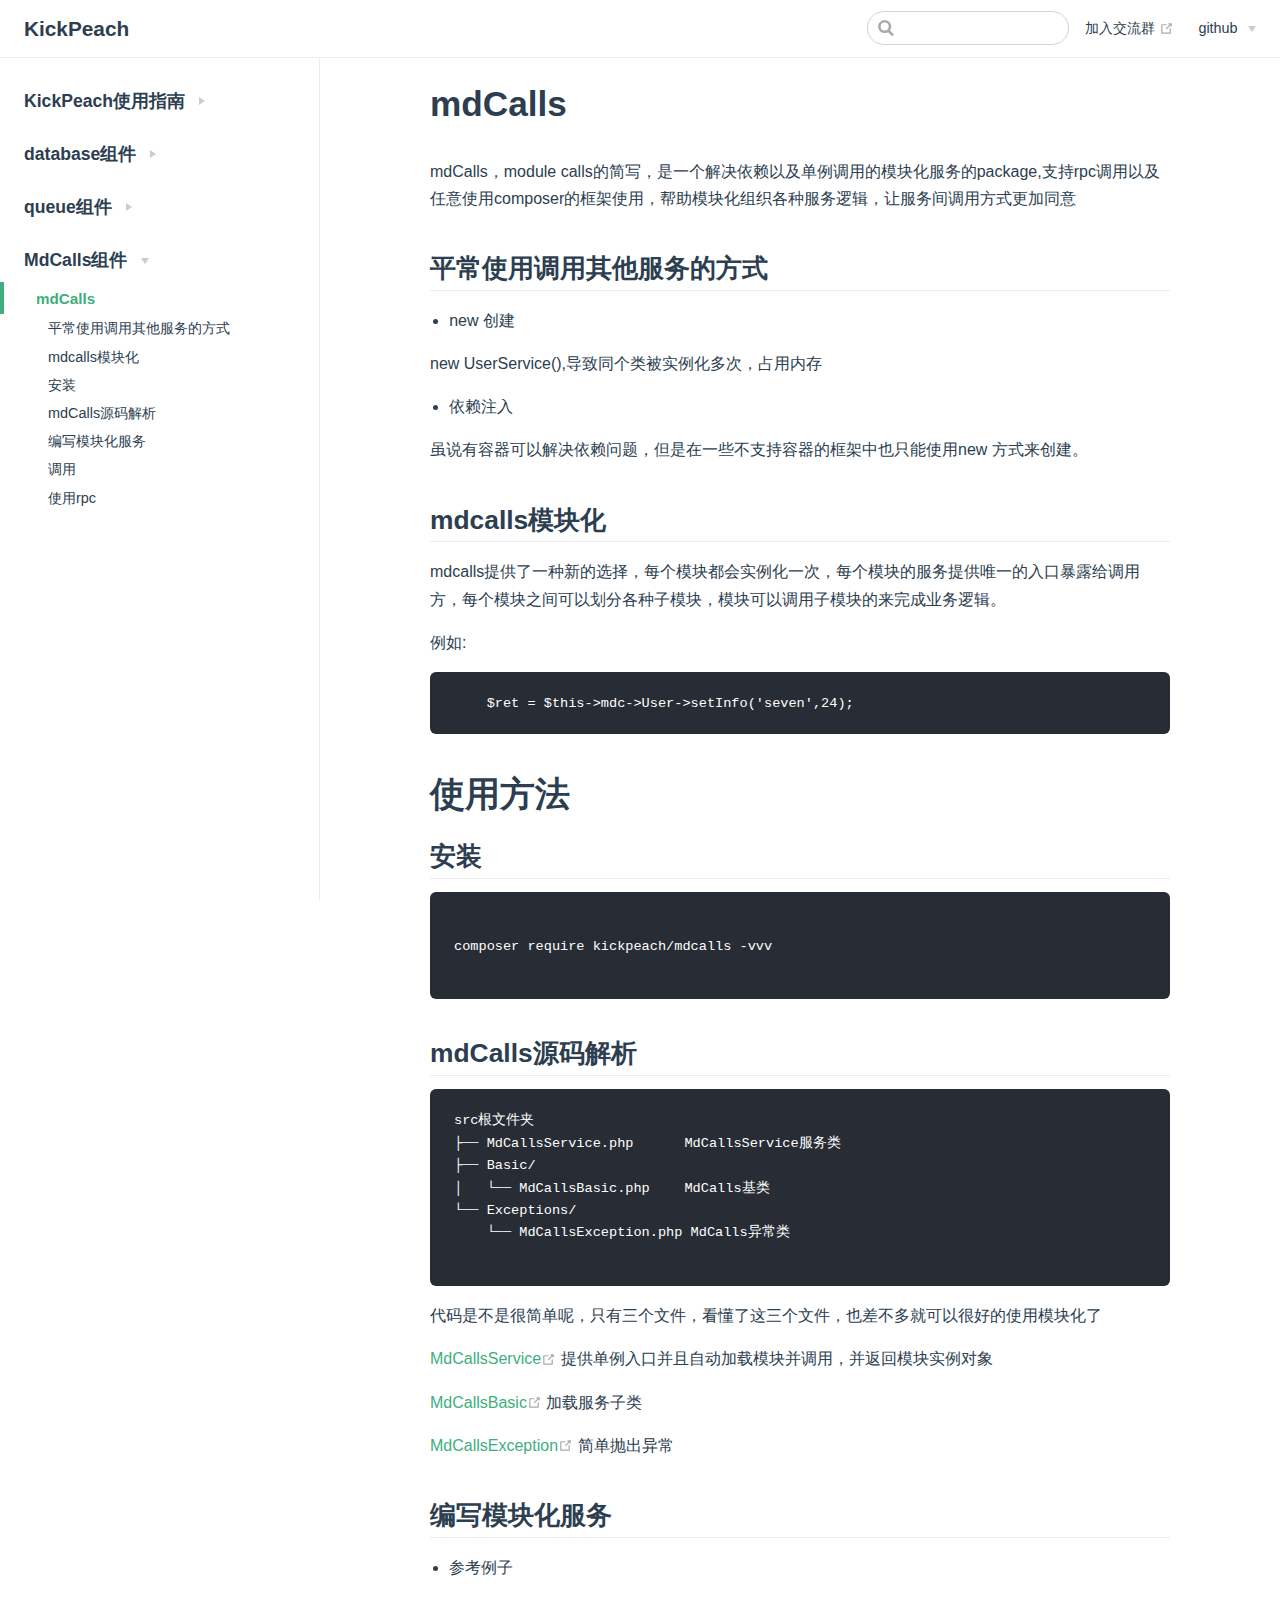
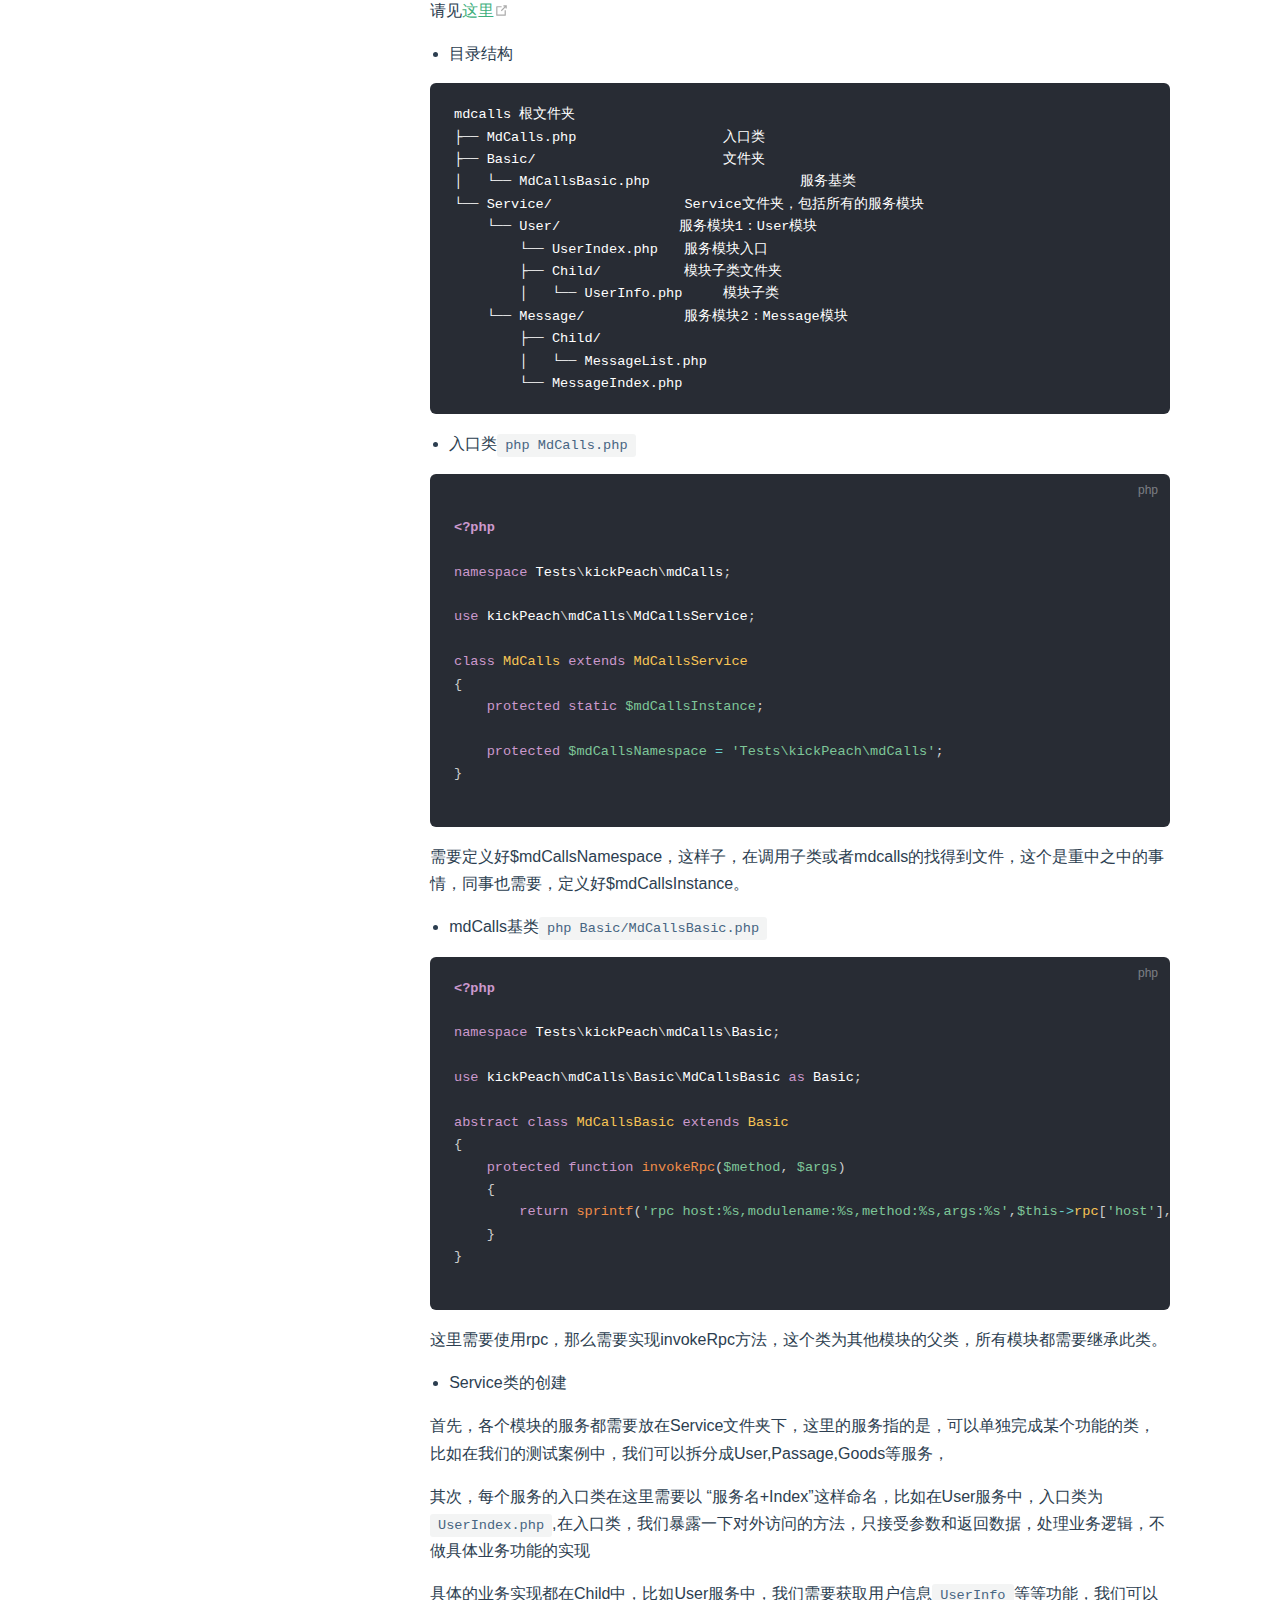
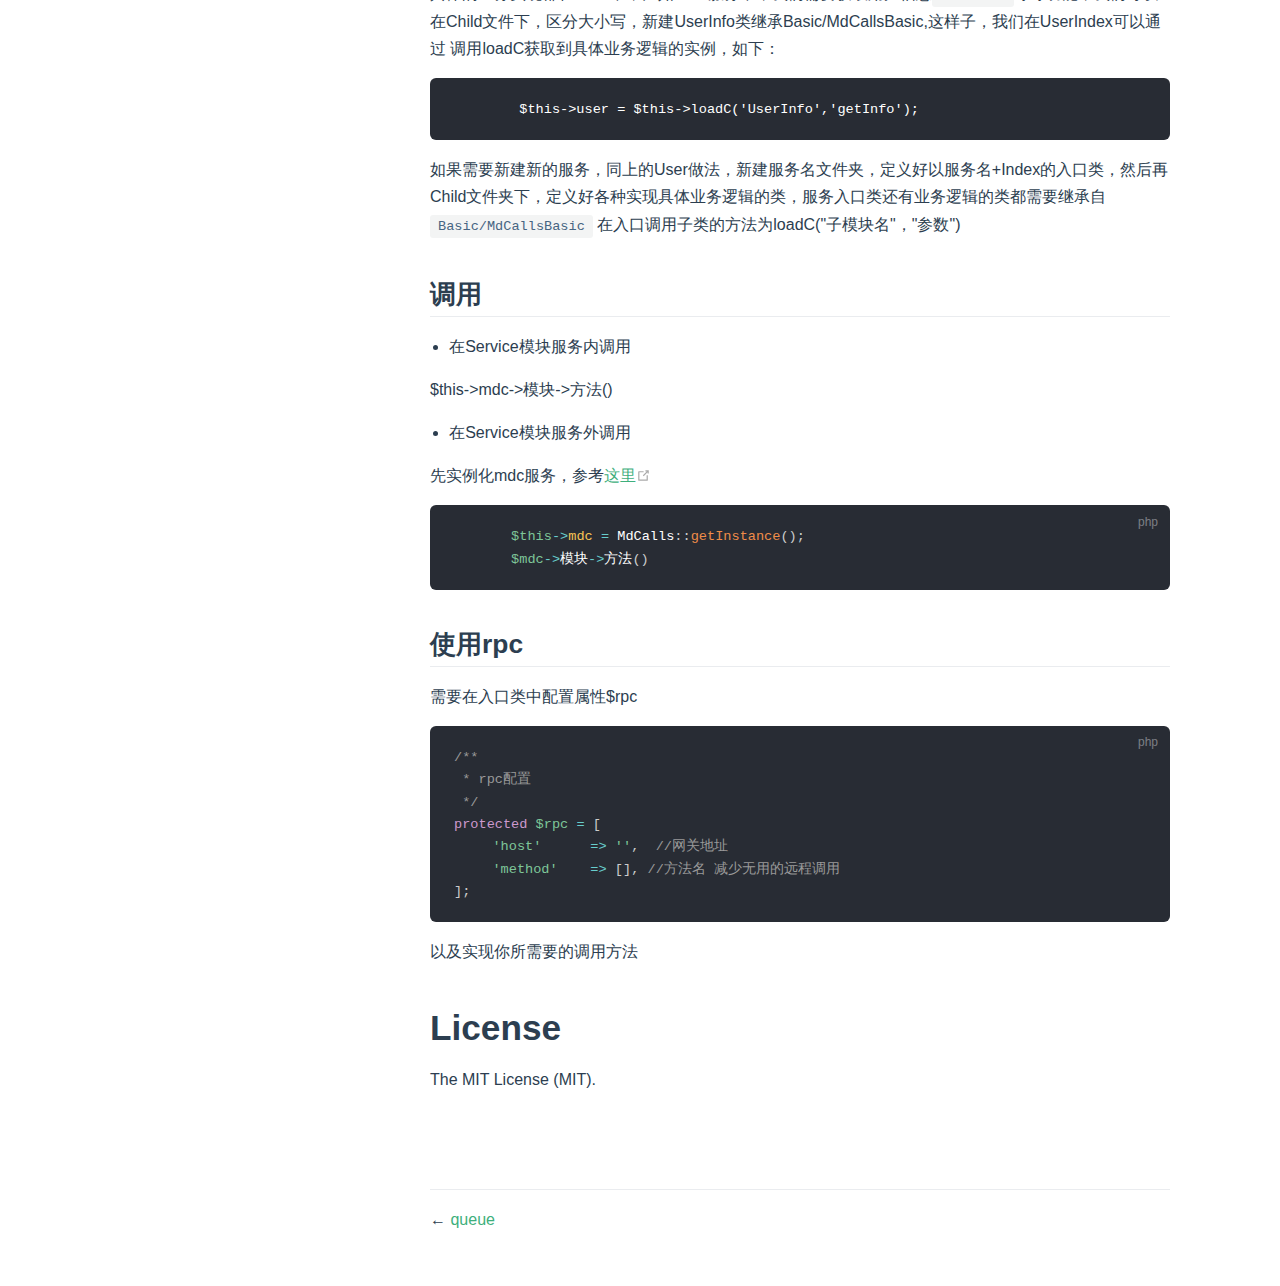
<file: guide/mdcalls/introduce.html>
<!DOCTYPE html>
<html lang="en-US">
  <head>
    <meta charset="utf-8">
    <meta name="viewport" content="width=device-width,initial-scale=1">
    <title>mdCalls | KickPeach</title>
    <meta name="description" content="一个提供模块化服务的现代PHP小框架">
    
    
    <link rel="preload" href="/assets/css/0.styles.b9f6e0ea.css" as="style"><link rel="preload" href="/assets/js/app.d8481650.js" as="script"><link rel="preload" href="/assets/js/2.21079776.js" as="script"><link rel="preload" href="/assets/js/20.83614ffb.js" as="script"><link rel="prefetch" href="/assets/js/10.55aacf00.js"><link rel="prefetch" href="/assets/js/11.814c18b7.js"><link rel="prefetch" href="/assets/js/12.51fdea6a.js"><link rel="prefetch" href="/assets/js/13.8d771a0a.js"><link rel="prefetch" href="/assets/js/14.dd0aa15c.js"><link rel="prefetch" href="/assets/js/15.8fccf6ee.js"><link rel="prefetch" href="/assets/js/16.b20f78f5.js"><link rel="prefetch" href="/assets/js/17.5ae0739f.js"><link rel="prefetch" href="/assets/js/18.67575a08.js"><link rel="prefetch" href="/assets/js/19.cb795208.js"><link rel="prefetch" href="/assets/js/21.5ff111c5.js"><link rel="prefetch" href="/assets/js/22.83f65b97.js"><link rel="prefetch" href="/assets/js/3.d20a4fdd.js"><link rel="prefetch" href="/assets/js/4.51fd03cb.js"><link rel="prefetch" href="/assets/js/5.f55dded8.js"><link rel="prefetch" href="/assets/js/6.a24831df.js"><link rel="prefetch" href="/assets/js/7.1b6b49ca.js"><link rel="prefetch" href="/assets/js/8.77a4347c.js"><link rel="prefetch" href="/assets/js/9.aa5e001c.js">
    <link rel="stylesheet" href="/assets/css/0.styles.b9f6e0ea.css">
  </head>
  <body>
    <div id="app" data-server-rendered="true"><div class="theme-container"><header class="navbar"><div class="sidebar-button"><svg xmlns="http://www.w3.org/2000/svg" aria-hidden="true" role="img" viewBox="0 0 448 512" class="icon"><path fill="currentColor" d="M436 124H12c-6.627 0-12-5.373-12-12V80c0-6.627 5.373-12 12-12h424c6.627 0 12 5.373 12 12v32c0 6.627-5.373 12-12 12zm0 160H12c-6.627 0-12-5.373-12-12v-32c0-6.627 5.373-12 12-12h424c6.627 0 12 5.373 12 12v32c0 6.627-5.373 12-12 12zm0 160H12c-6.627 0-12-5.373-12-12v-32c0-6.627 5.373-12 12-12h424c6.627 0 12 5.373 12 12v32c0 6.627-5.373 12-12 12z"></path></svg></div> <a href="/" class="home-link router-link-active"><!----> <span class="site-name">KickPeach</span></a> <div class="links"><div class="search-box"><input aria-label="Search" autocomplete="off" spellcheck="false" value=""> <!----></div> <nav class="nav-links can-hide"><div class="nav-item"><a href="http://shang.qq.com/wpa/qunwpa?idkey=96a7bedb26282d88729887cbab1d707d7b1f0ded57e2a1729233f51d094b74aa" target="_blank" rel="noopener noreferrer" class="nav-link external">
  加入交流群
  <svg xmlns="http://www.w3.org/2000/svg" aria-hidden="true" x="0px" y="0px" viewBox="0 0 100 100" width="15" height="15" class="icon outbound"><path fill="currentColor" d="M18.8,85.1h56l0,0c2.2,0,4-1.8,4-4v-32h-8v28h-48v-48h28v-8h-32l0,0c-2.2,0-4,1.8-4,4v56C14.8,83.3,16.6,85.1,18.8,85.1z"></path> <polygon fill="currentColor" points="45.7,48.7 51.3,54.3 77.2,28.5 77.2,37.2 85.2,37.2 85.2,14.9 62.8,14.9 62.8,22.9 71.5,22.9"></polygon></svg></a></div><div class="nav-item"><div class="dropdown-wrapper"><a class="dropdown-title"><span class="title">github</span> <span class="arrow right"></span></a> <ul class="nav-dropdown" style="display:none;"><li class="dropdown-item"><!----> <a href="https://github.com/KickPeach/kickPeach" target="_blank" rel="noopener noreferrer" class="nav-link external">
  kickPeach
  <svg xmlns="http://www.w3.org/2000/svg" aria-hidden="true" x="0px" y="0px" viewBox="0 0 100 100" width="15" height="15" class="icon outbound"><path fill="currentColor" d="M18.8,85.1h56l0,0c2.2,0,4-1.8,4-4v-32h-8v28h-48v-48h28v-8h-32l0,0c-2.2,0-4,1.8-4,4v56C14.8,83.3,16.6,85.1,18.8,85.1z"></path> <polygon fill="currentColor" points="45.7,48.7 51.3,54.3 77.2,28.5 77.2,37.2 85.2,37.2 85.2,14.9 62.8,14.9 62.8,22.9 71.5,22.9"></polygon></svg></a></li></ul></div></div> <!----></nav></div></header> <div class="sidebar-mask"></div> <aside class="sidebar"><nav class="nav-links"><div class="nav-item"><a href="http://shang.qq.com/wpa/qunwpa?idkey=96a7bedb26282d88729887cbab1d707d7b1f0ded57e2a1729233f51d094b74aa" target="_blank" rel="noopener noreferrer" class="nav-link external">
  加入交流群
  <svg xmlns="http://www.w3.org/2000/svg" aria-hidden="true" x="0px" y="0px" viewBox="0 0 100 100" width="15" height="15" class="icon outbound"><path fill="currentColor" d="M18.8,85.1h56l0,0c2.2,0,4-1.8,4-4v-32h-8v28h-48v-48h28v-8h-32l0,0c-2.2,0-4,1.8-4,4v56C14.8,83.3,16.6,85.1,18.8,85.1z"></path> <polygon fill="currentColor" points="45.7,48.7 51.3,54.3 77.2,28.5 77.2,37.2 85.2,37.2 85.2,14.9 62.8,14.9 62.8,22.9 71.5,22.9"></polygon></svg></a></div><div class="nav-item"><div class="dropdown-wrapper"><a class="dropdown-title"><span class="title">github</span> <span class="arrow right"></span></a> <ul class="nav-dropdown" style="display:none;"><li class="dropdown-item"><!----> <a href="https://github.com/KickPeach/kickPeach" target="_blank" rel="noopener noreferrer" class="nav-link external">
  kickPeach
  <svg xmlns="http://www.w3.org/2000/svg" aria-hidden="true" x="0px" y="0px" viewBox="0 0 100 100" width="15" height="15" class="icon outbound"><path fill="currentColor" d="M18.8,85.1h56l0,0c2.2,0,4-1.8,4-4v-32h-8v28h-48v-48h28v-8h-32l0,0c-2.2,0-4,1.8-4,4v56C14.8,83.3,16.6,85.1,18.8,85.1z"></path> <polygon fill="currentColor" points="45.7,48.7 51.3,54.3 77.2,28.5 77.2,37.2 85.2,37.2 85.2,14.9 62.8,14.9 62.8,22.9 71.5,22.9"></polygon></svg></a></li></ul></div></div> <!----></nav>  <ul class="sidebar-links"><li><section class="sidebar-group collapsable depth-0"><p class="sidebar-heading"><span>KickPeach使用指南</span> <span class="arrow right"></span></p> <!----></section></li><li><section class="sidebar-group collapsable depth-0"><p class="sidebar-heading"><span>database组件</span> <span class="arrow right"></span></p> <!----></section></li><li><section class="sidebar-group collapsable depth-0"><p class="sidebar-heading"><span>queue组件</span> <span class="arrow right"></span></p> <!----></section></li><li><section class="sidebar-group collapsable depth-0"><p class="sidebar-heading open"><span>MdCalls组件</span> <span class="arrow down"></span></p> <ul class="sidebar-links sidebar-group-items"><li><a href="/guide/mdcalls/introduce.html" class="active sidebar-link">mdCalls</a><ul class="sidebar-sub-headers"><li class="sidebar-sub-header"><a href="/guide/mdcalls/introduce.html#平常使用调用其他服务的方式" class="sidebar-link">平常使用调用其他服务的方式</a></li><li class="sidebar-sub-header"><a href="/guide/mdcalls/introduce.html#mdcalls模块化" class="sidebar-link">mdcalls模块化</a></li><li class="sidebar-sub-header"><a href="/guide/mdcalls/introduce.html#安装" class="sidebar-link">安装</a></li><li class="sidebar-sub-header"><a href="/guide/mdcalls/introduce.html#mdcalls源码解析" class="sidebar-link">mdCalls源码解析</a></li><li class="sidebar-sub-header"><a href="/guide/mdcalls/introduce.html#编写模块化服务" class="sidebar-link">编写模块化服务</a></li><li class="sidebar-sub-header"><a href="/guide/mdcalls/introduce.html#调用" class="sidebar-link">调用</a></li><li class="sidebar-sub-header"><a href="/guide/mdcalls/introduce.html#使用rpc" class="sidebar-link">使用rpc</a></li></ul></li></ul></section></li></ul> </aside> <main class="page"> <div class="content default"><h1 id="mdcalls"><a href="#mdcalls" aria-hidden="true" class="header-anchor">#</a> mdCalls</h1> <p>mdCalls，module calls的简写，是一个解决依赖以及单例调用的模块化服务的package,支持rpc调用以及任意使用composer的框架使用，帮助模块化组织各种服务逻辑，让服务间调用方式更加同意</p> <h2 id="平常使用调用其他服务的方式"><a href="#平常使用调用其他服务的方式" aria-hidden="true" class="header-anchor">#</a> 平常使用调用其他服务的方式</h2> <ul><li>new 创建</li></ul> <p>new UserService(),导致同个类被实例化多次，占用内存</p> <ul><li>依赖注入</li></ul> <p>虽说有容器可以解决依赖问题，但是在一些不支持容器的框架中也只能使用new 方式来创建。</p> <h2 id="mdcalls模块化"><a href="#mdcalls模块化" aria-hidden="true" class="header-anchor">#</a> mdcalls模块化</h2> <p>mdcalls提供了一种新的选择，每个模块都会实例化一次，每个模块的服务提供唯一的入口暴露给调用方，每个模块之间可以划分各种子模块，模块可以调用子模块的来完成业务逻辑。</p> <p>例如:</p> <div class="language-cmd extra-class"><pre class="language-text"><code>    $ret = $this-&gt;mdc-&gt;User-&gt;setInfo('seven',24);
</code></pre></div><h1 id="使用方法"><a href="#使用方法" aria-hidden="true" class="header-anchor">#</a> 使用方法</h1> <h2 id="安装"><a href="#安装" aria-hidden="true" class="header-anchor">#</a> 安装</h2> <div class="language-cmd extra-class"><pre class="language-text"><code>
composer require kickpeach/mdcalls -vvv

</code></pre></div><h2 id="mdcalls源码解析"><a href="#mdcalls源码解析" aria-hidden="true" class="header-anchor">#</a> mdCalls源码解析</h2> <div class="language- extra-class"><pre class="language-text"><code>src根文件夹
├── MdCallsService.php		MdCallsService服务类
├── Basic/					
│   └── MdCallsBasic.php	MdCalls基类
└── Exceptions/				
    └── MdCallsException.php MdCalls异常类
    
</code></pre></div><p>代码是不是很简单呢，只有三个文件，看懂了这三个文件，也差不多就可以很好的使用模块化了</p> <p><a href="https://github.com/KickPeach/mdCalls/blob/master/src/MdCallsService.php" target="_blank" rel="noopener noreferrer">MdCallsService<svg xmlns="http://www.w3.org/2000/svg" aria-hidden="true" x="0px" y="0px" viewBox="0 0 100 100" width="15" height="15" class="icon outbound"><path fill="currentColor" d="M18.8,85.1h56l0,0c2.2,0,4-1.8,4-4v-32h-8v28h-48v-48h28v-8h-32l0,0c-2.2,0-4,1.8-4,4v56C14.8,83.3,16.6,85.1,18.8,85.1z"></path> <polygon fill="currentColor" points="45.7,48.7 51.3,54.3 77.2,28.5 77.2,37.2 85.2,37.2 85.2,14.9 62.8,14.9 62.8,22.9 71.5,22.9"></polygon></svg></a>
提供单例入口并且自动加载模块并调用，并返回模块实例对象</p> <p><a href="https://github.com/KickPeach/mdCalls/blob/master/src/Basic/MdCallsBasic.php" target="_blank" rel="noopener noreferrer">MdCallsBasic<svg xmlns="http://www.w3.org/2000/svg" aria-hidden="true" x="0px" y="0px" viewBox="0 0 100 100" width="15" height="15" class="icon outbound"><path fill="currentColor" d="M18.8,85.1h56l0,0c2.2,0,4-1.8,4-4v-32h-8v28h-48v-48h28v-8h-32l0,0c-2.2,0-4,1.8-4,4v56C14.8,83.3,16.6,85.1,18.8,85.1z"></path> <polygon fill="currentColor" points="45.7,48.7 51.3,54.3 77.2,28.5 77.2,37.2 85.2,37.2 85.2,14.9 62.8,14.9 62.8,22.9 71.5,22.9"></polygon></svg></a>
加载服务子类</p> <p><a href="https://github.com/KickPeach/mdCalls/blob/fee1ca39eb7b548b7b7430c82ee4d52e739b34a5/src/Exceptions/MdCallsException.php" target="_blank" rel="noopener noreferrer">MdCallsException<svg xmlns="http://www.w3.org/2000/svg" aria-hidden="true" x="0px" y="0px" viewBox="0 0 100 100" width="15" height="15" class="icon outbound"><path fill="currentColor" d="M18.8,85.1h56l0,0c2.2,0,4-1.8,4-4v-32h-8v28h-48v-48h28v-8h-32l0,0c-2.2,0-4,1.8-4,4v56C14.8,83.3,16.6,85.1,18.8,85.1z"></path> <polygon fill="currentColor" points="45.7,48.7 51.3,54.3 77.2,28.5 77.2,37.2 85.2,37.2 85.2,14.9 62.8,14.9 62.8,22.9 71.5,22.9"></polygon></svg></a>
简单抛出异常</p> <h2 id="编写模块化服务"><a href="#编写模块化服务" aria-hidden="true" class="header-anchor">#</a> 编写模块化服务</h2> <ul><li>参考例子</li></ul> <p>请见<a href="https://github.com/KickPeach/mdCalls/tree/master/tests/mdcalls" target="_blank" rel="noopener noreferrer">这里<svg xmlns="http://www.w3.org/2000/svg" aria-hidden="true" x="0px" y="0px" viewBox="0 0 100 100" width="15" height="15" class="icon outbound"><path fill="currentColor" d="M18.8,85.1h56l0,0c2.2,0,4-1.8,4-4v-32h-8v28h-48v-48h28v-8h-32l0,0c-2.2,0-4,1.8-4,4v56C14.8,83.3,16.6,85.1,18.8,85.1z"></path> <polygon fill="currentColor" points="45.7,48.7 51.3,54.3 77.2,28.5 77.2,37.2 85.2,37.2 85.2,14.9 62.8,14.9 62.8,22.9 71.5,22.9"></polygon></svg></a></p> <ul><li>目录结构</li></ul> <div class="language- extra-class"><pre class="language-text"><code>mdcalls 根文件夹
├── MdCalls.php				入口类
├── Basic/					文件夹
│   └── MdCallsBasic.php				服务基类
└── Service/				Service文件夹，包括所有的服务模块
    └── User/			    服务模块1：User模块
        └── UserIndex.php	服务模块入口
        ├── Child/			模块子类文件夹
        │   └── UserInfo.php	模块子类	
    └── Message/			服务模块2：Message模块
        ├── Child/
        │   └── MessageList.php
        └── MessageIndex.php		
</code></pre></div><ul><li>入口类<code>php MdCalls.php</code></li></ul> <div class="language-php extra-class"><pre class="language-php"><code>
<span class="token php language-php"><span class="token delimiter important">&lt;?php</span>

<span class="token keyword">namespace</span> <span class="token package">Tests<span class="token punctuation">\</span>kickPeach<span class="token punctuation">\</span>mdCalls</span><span class="token punctuation">;</span>

<span class="token keyword">use</span> <span class="token package">kickPeach<span class="token punctuation">\</span>mdCalls<span class="token punctuation">\</span>MdCallsService</span><span class="token punctuation">;</span>

<span class="token keyword">class</span> <span class="token class-name">MdCalls</span> <span class="token keyword">extends</span> <span class="token class-name">MdCallsService</span>
<span class="token punctuation">{</span>
    <span class="token keyword">protected</span> <span class="token keyword">static</span> <span class="token variable">$mdCallsInstance</span><span class="token punctuation">;</span>

    <span class="token keyword">protected</span> <span class="token variable">$mdCallsNamespace</span> <span class="token operator">=</span> <span class="token single-quoted-string string">'Tests\kickPeach\mdCalls'</span><span class="token punctuation">;</span>
<span class="token punctuation">}</span>

</span></code></pre></div><p>需要定义好$mdCallsNamespace，这样子，在调用子类或者mdcalls的找得到文件，这个是重中之中的事情，同事也需要，定义好$mdCallsInstance。</p> <ul><li>mdCalls基类<code>php Basic/MdCallsBasic.php</code></li></ul> <div class="language-php extra-class"><pre class="language-php"><code><span class="token php language-php"><span class="token delimiter important">&lt;?php</span>

<span class="token keyword">namespace</span> <span class="token package">Tests<span class="token punctuation">\</span>kickPeach<span class="token punctuation">\</span>mdCalls<span class="token punctuation">\</span>Basic</span><span class="token punctuation">;</span>

<span class="token keyword">use</span> <span class="token package">kickPeach<span class="token punctuation">\</span>mdCalls<span class="token punctuation">\</span>Basic<span class="token punctuation">\</span>MdCallsBasic</span> <span class="token keyword">as</span> Basic<span class="token punctuation">;</span>

<span class="token keyword">abstract</span> <span class="token keyword">class</span> <span class="token class-name">MdCallsBasic</span> <span class="token keyword">extends</span> <span class="token class-name">Basic</span>
<span class="token punctuation">{</span>
    <span class="token keyword">protected</span> <span class="token keyword">function</span> <span class="token function">invokeRpc</span><span class="token punctuation">(</span><span class="token variable">$method</span><span class="token punctuation">,</span> <span class="token variable">$args</span><span class="token punctuation">)</span>
    <span class="token punctuation">{</span>
        <span class="token keyword">return</span> <span class="token function">sprintf</span><span class="token punctuation">(</span><span class="token single-quoted-string string">'rpc host:%s,modulename:%s,method:%s,args:%s'</span><span class="token punctuation">,</span><span class="token variable">$this</span><span class="token operator">-</span><span class="token operator">&gt;</span><span class="token property">rpc</span><span class="token punctuation">[</span><span class="token single-quoted-string string">'host'</span><span class="token punctuation">]</span><span class="token punctuation">,</span><span class="token variable">$this</span><span class="token operator">-</span><span class="token operator">&gt;</span><span class="token function">getModuleName</span><span class="token punctuation">(</span><span class="token punctuation">)</span><span class="token punctuation">,</span><span class="token variable">$method</span><span class="token punctuation">,</span><span class="token function">var_export</span><span class="token punctuation">(</span><span class="token variable">$args</span><span class="token punctuation">,</span><span class="token boolean">true</span><span class="token punctuation">)</span><span class="token punctuation">)</span><span class="token punctuation">;</span>
    <span class="token punctuation">}</span>
<span class="token punctuation">}</span>

</span></code></pre></div><p>这里需要使用rpc，那么需要实现invokeRpc方法，这个类为其他模块的父类，所有模块都需要继承此类。</p> <ul><li>Service类的创建</li></ul> <p>首先，各个模块的服务都需要放在Service文件夹下，这里的服务指的是，可以单独完成某个功能的类，比如在我们的测试案例中，我们可以拆分成User,Passage,Goods等服务，</p> <p>其次，每个服务的入口类在这里需要以 “服务名+Index”这样命名，比如在User服务中，入口类为<code>UserIndex.php</code>,在入口类，我们暴露一下对外访问的方法，只接受参数和返回数据，处理业务逻辑，不做具体业务功能的实现</p> <p>具体的业务实现都在Child中，比如User服务中，我们需要获取用户信息<code>UserInfo</code>等等功能，我们可以在Child文件下，区分大小写，新建UserInfo类继承Basic/MdCallsBasic,这样子，我们在UserIndex可以通过
调用loadC获取到具体业务逻辑的实例，如下：</p> <div class="language-cmd extra-class"><pre class="language-text"><code>        $this-&gt;user = $this-&gt;loadC('UserInfo','getInfo');
</code></pre></div><p>如果需要新建新的服务，同上的User做法，新建服务名文件夹，定义好以服务名+Index的入口类，然后再Child文件夹下，定义好各种实现具体业务逻辑的类，服务入口类还有业务逻辑的类都需要继承自<code>Basic/MdCallsBasic</code>
在入口调用子类的方法为loadC(&quot;子模块名&quot;，&quot;参数&quot;)</p> <h2 id="调用"><a href="#调用" aria-hidden="true" class="header-anchor">#</a> 调用</h2> <ul><li>在Service模块服务内调用</li></ul> <p>$this-&gt;mdc-&gt;模块-&gt;方法()</p> <ul><li>在Service模块服务外调用</li></ul> <p>先实例化mdc服务，参考<a href="https://github.com/KickPeach/mdCalls/blob/fee1ca39eb7b548b7b7430c82ee4d52e739b34a5/tests/MdCallTest.php" target="_blank" rel="noopener noreferrer">这里<svg xmlns="http://www.w3.org/2000/svg" aria-hidden="true" x="0px" y="0px" viewBox="0 0 100 100" width="15" height="15" class="icon outbound"><path fill="currentColor" d="M18.8,85.1h56l0,0c2.2,0,4-1.8,4-4v-32h-8v28h-48v-48h28v-8h-32l0,0c-2.2,0-4,1.8-4,4v56C14.8,83.3,16.6,85.1,18.8,85.1z"></path> <polygon fill="currentColor" points="45.7,48.7 51.3,54.3 77.2,28.5 77.2,37.2 85.2,37.2 85.2,14.9 62.8,14.9 62.8,22.9 71.5,22.9"></polygon></svg></a></p> <div class="language-php extra-class"><pre class="language-php"><code>       <span class="token variable">$this</span><span class="token operator">-</span><span class="token operator">&gt;</span><span class="token property">mdc</span> <span class="token operator">=</span> MdCalls<span class="token punctuation">:</span><span class="token punctuation">:</span><span class="token function">getInstance</span><span class="token punctuation">(</span><span class="token punctuation">)</span><span class="token punctuation">;</span>
       <span class="token variable">$mdc</span><span class="token operator">-</span><span class="token operator">&gt;</span>模块<span class="token operator">-</span><span class="token operator">&gt;</span>方法<span class="token punctuation">(</span><span class="token punctuation">)</span>
</code></pre></div><h2 id="使用rpc"><a href="#使用rpc" aria-hidden="true" class="header-anchor">#</a> 使用rpc</h2> <p>需要在入口类中配置属性$rpc</p> <div class="language-php extra-class"><pre class="language-php"><code><span class="token comment">/**
 * rpc配置
 */</span>
<span class="token keyword">protected</span> <span class="token variable">$rpc</span> <span class="token operator">=</span> <span class="token punctuation">[</span>
	<span class="token single-quoted-string string">'host'</span>      <span class="token operator">=</span><span class="token operator">&gt;</span> <span class="token single-quoted-string string">''</span><span class="token punctuation">,</span>  <span class="token comment">//网关地址</span>
	<span class="token single-quoted-string string">'method'</span>    <span class="token operator">=</span><span class="token operator">&gt;</span> <span class="token punctuation">[</span><span class="token punctuation">]</span><span class="token punctuation">,</span> <span class="token comment">//方法名 减少无用的远程调用</span>
<span class="token punctuation">]</span><span class="token punctuation">;</span>
</code></pre></div><p>以及实现你所需要的调用方法</p> <h1 id="license"><a href="#license" aria-hidden="true" class="header-anchor">#</a> License</h1> <p>The MIT License (MIT).</p></div> <footer class="page-edit"><!----> <!----></footer> <div class="page-nav"><p class="inner"><span class="prev">
        ←
        <a href="/guide/queue/introduce.html" class="prev">
          queue
        </a></span> <!----></p></div> </main></div><div class="global-ui"></div></div>
    <script src="/assets/js/app.d8481650.js" defer></script><script src="/assets/js/2.21079776.js" defer></script><script src="/assets/js/20.83614ffb.js" defer></script>
  </body>
</html>
</file>
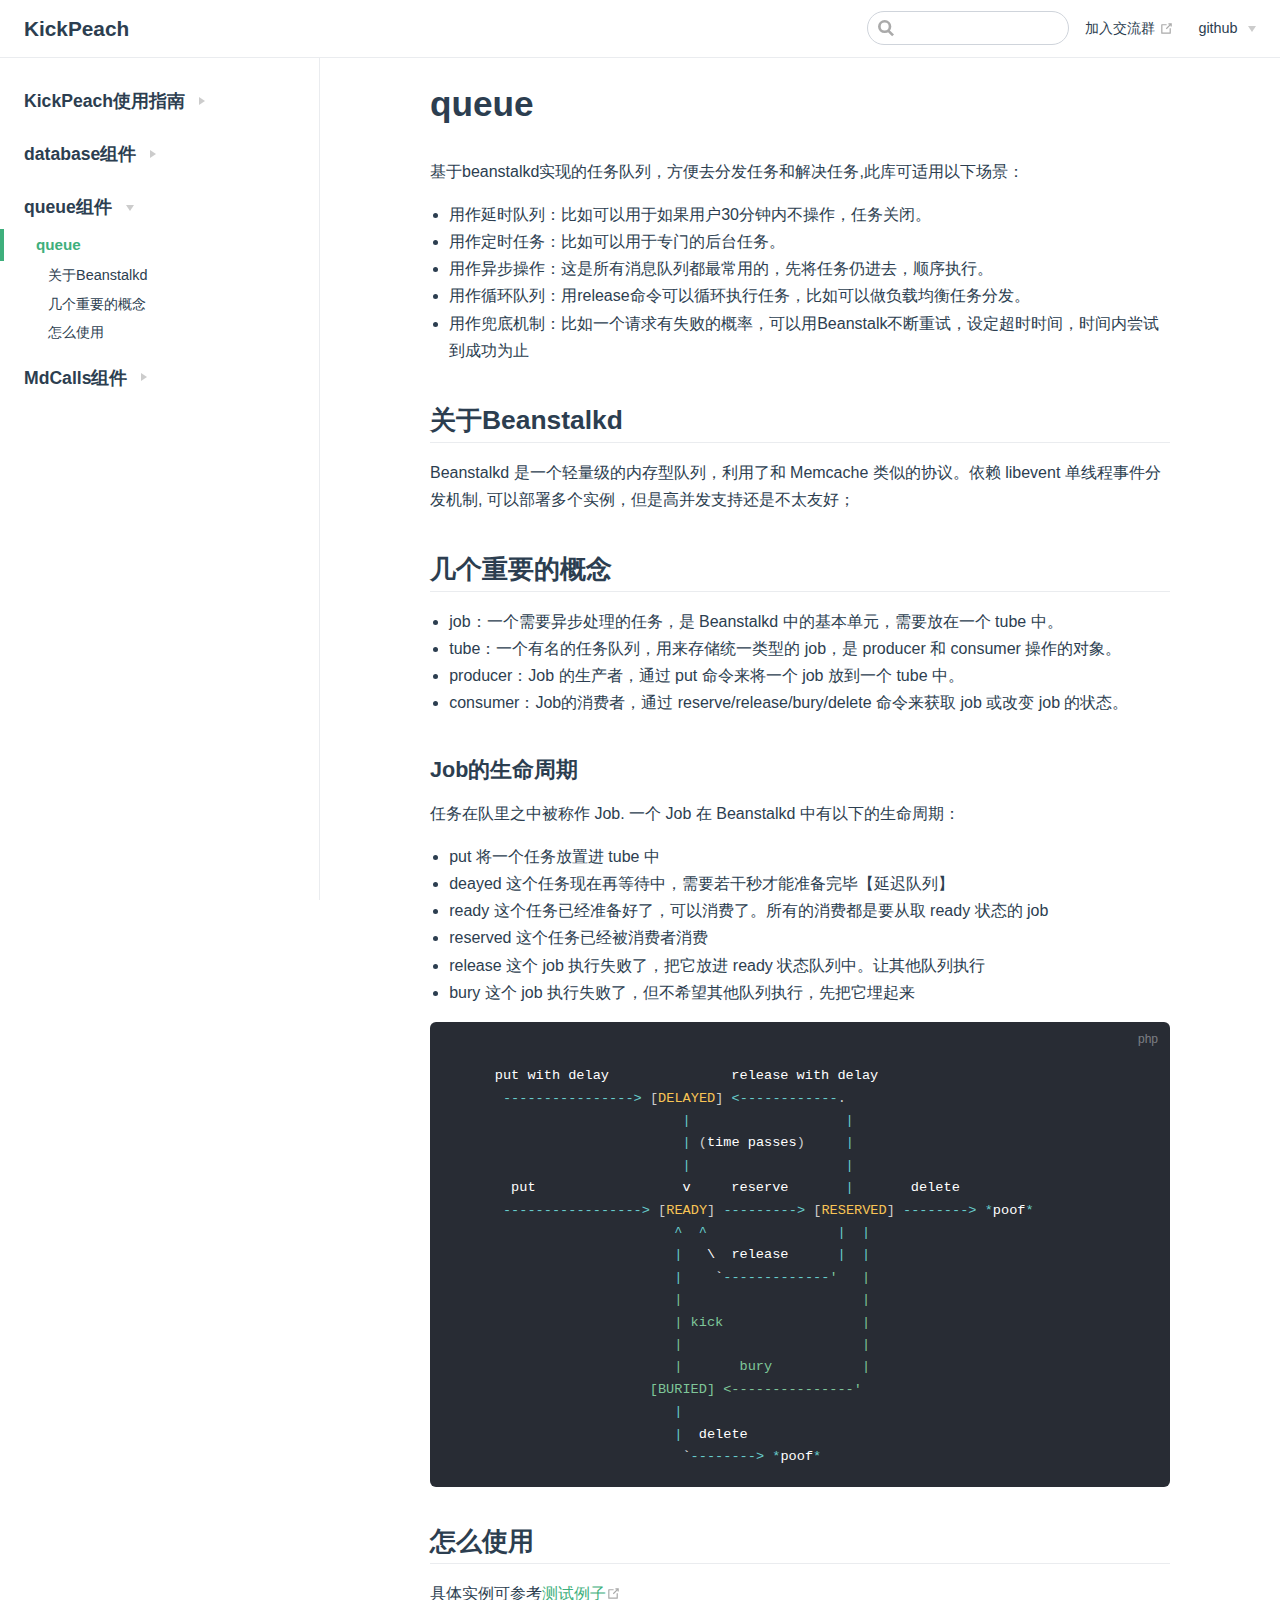
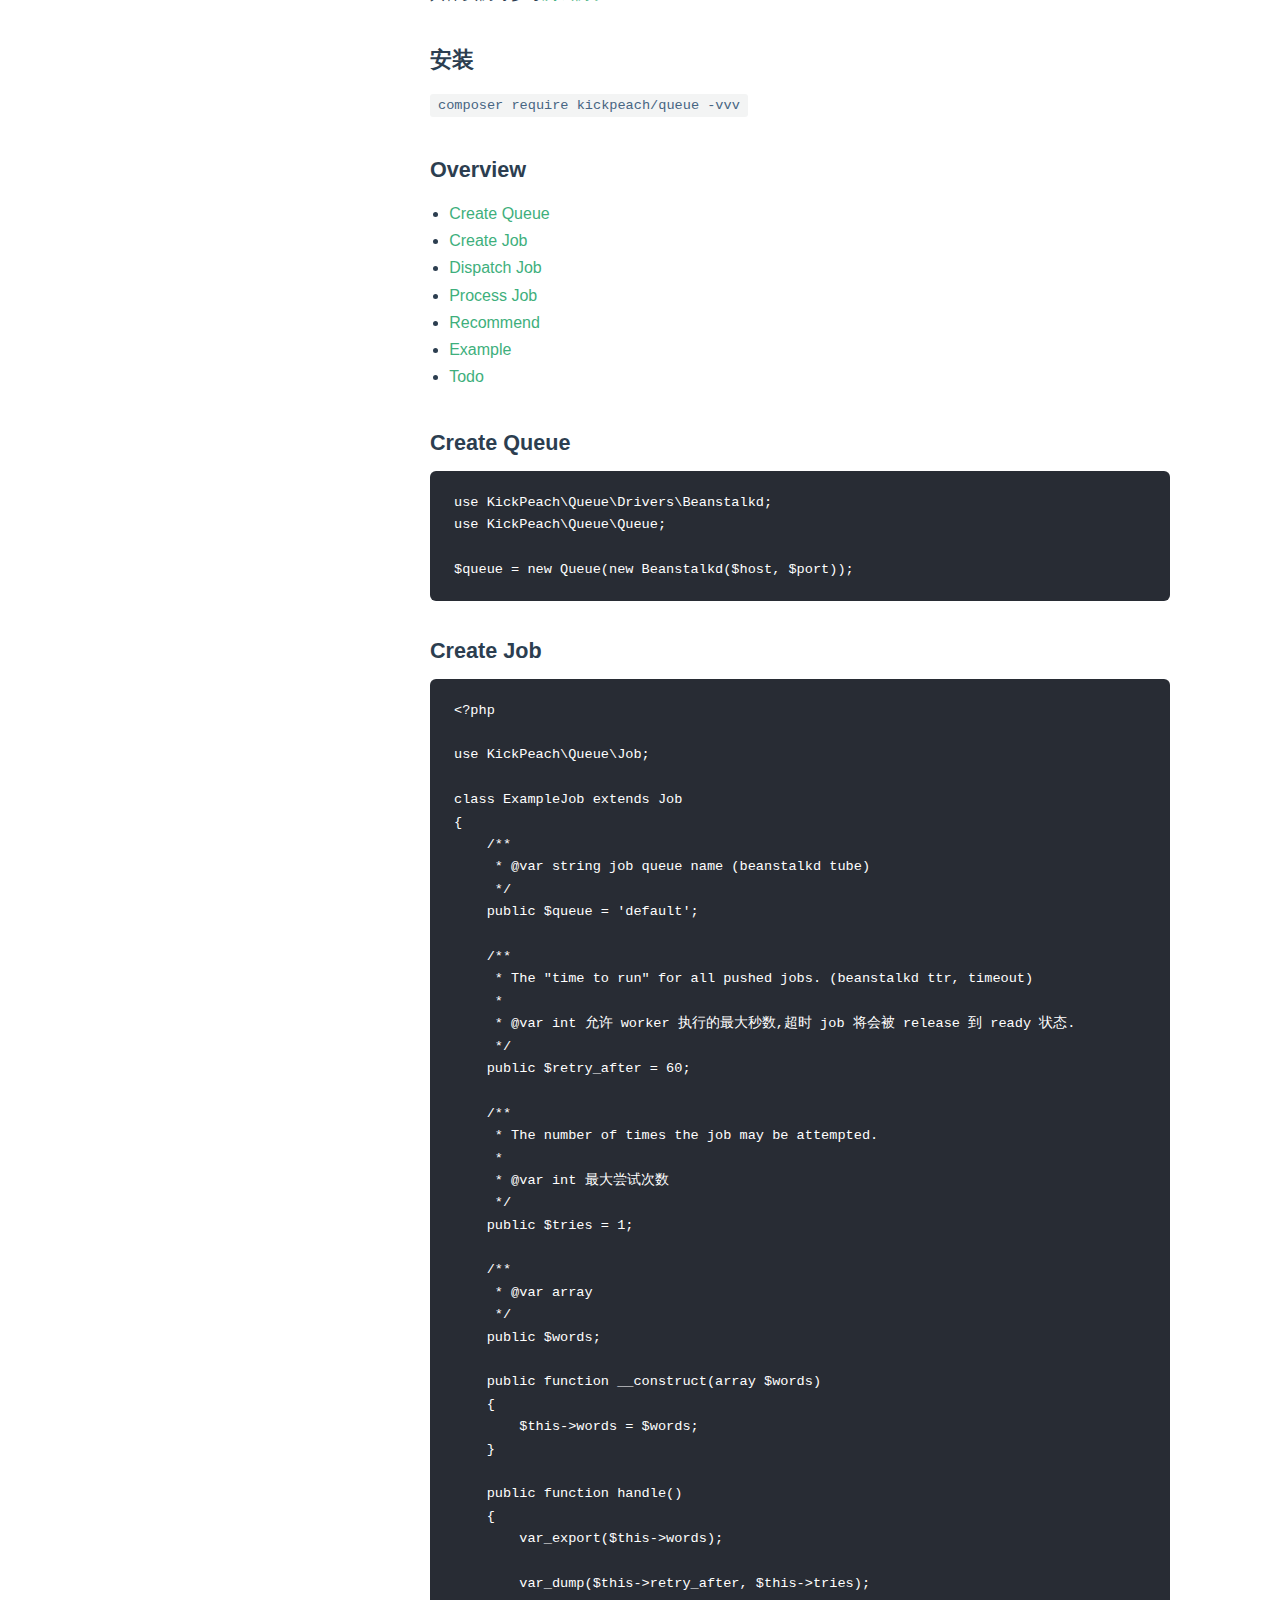
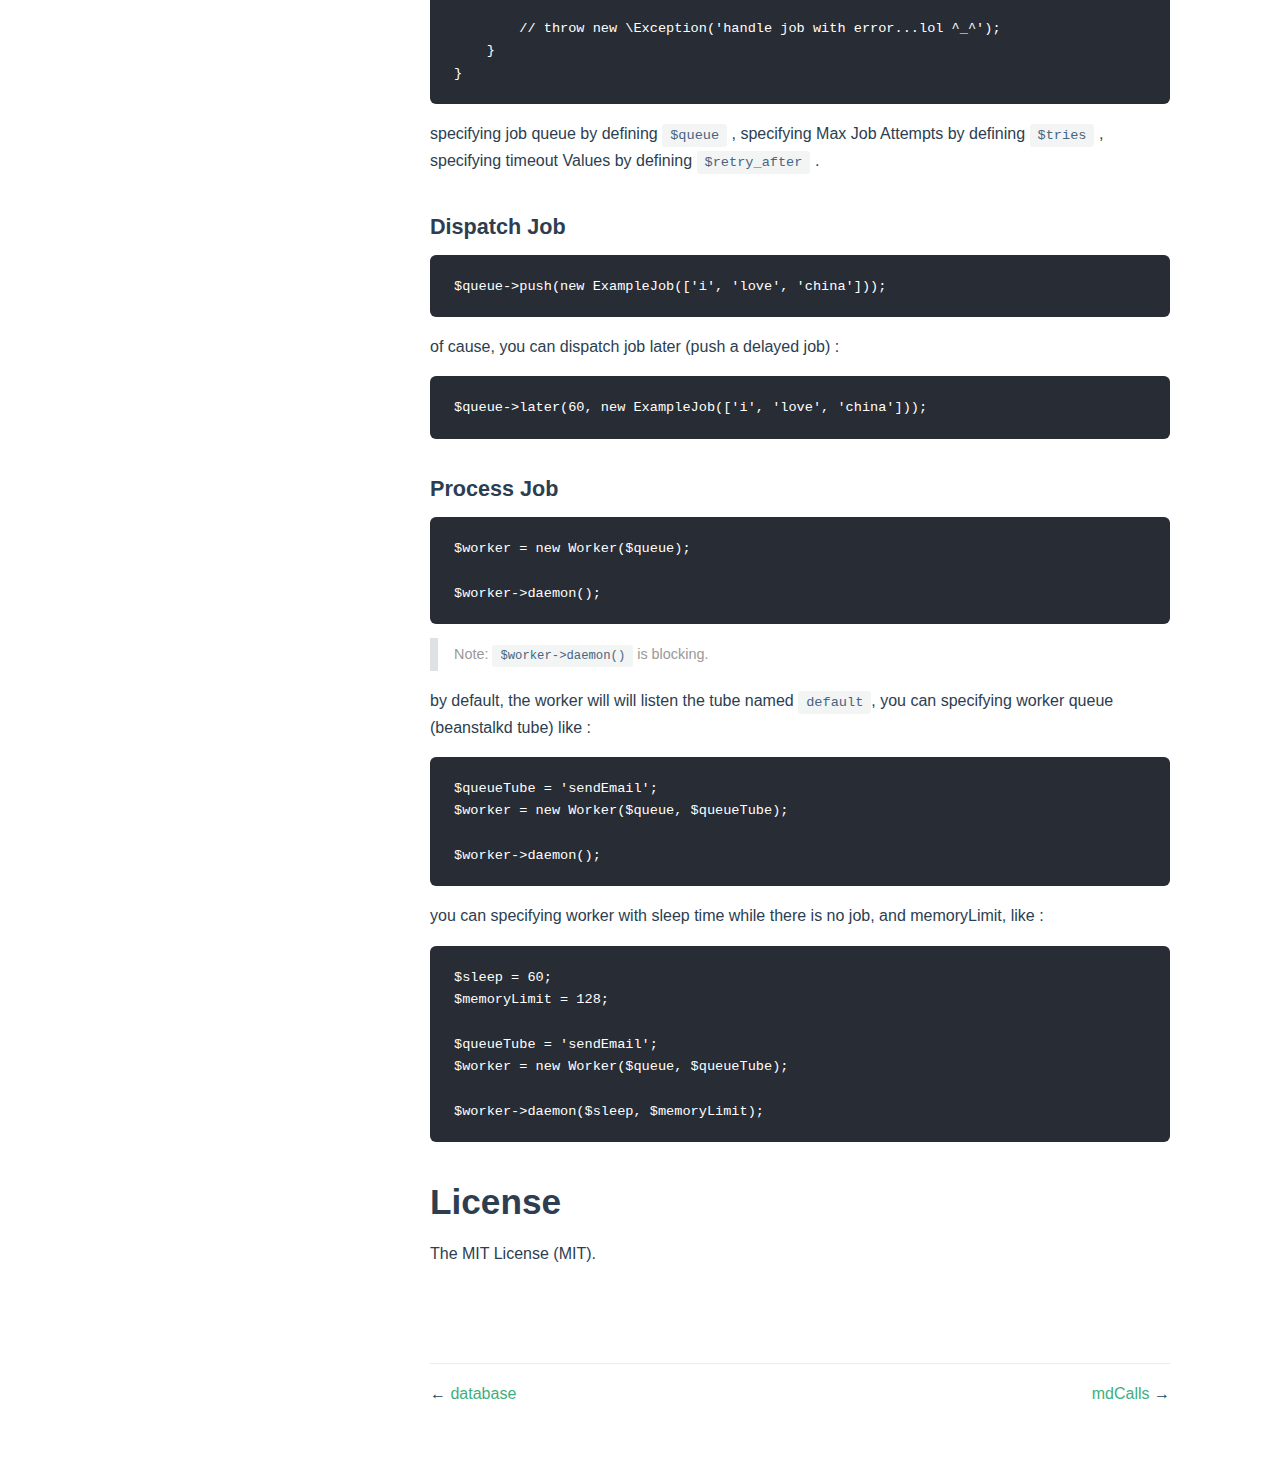
<file: guide/queue/introduce.html>
<!DOCTYPE html>
<html lang="en-US">
  <head>
    <meta charset="utf-8">
    <meta name="viewport" content="width=device-width,initial-scale=1">
    <title>queue | KickPeach</title>
    <meta name="description" content="一个提供模块化服务的现代PHP小框架">
    
    
    <link rel="preload" href="/assets/css/0.styles.b9f6e0ea.css" as="style"><link rel="preload" href="/assets/js/app.d8481650.js" as="script"><link rel="preload" href="/assets/js/2.21079776.js" as="script"><link rel="preload" href="/assets/js/21.5ff111c5.js" as="script"><link rel="prefetch" href="/assets/js/10.55aacf00.js"><link rel="prefetch" href="/assets/js/11.814c18b7.js"><link rel="prefetch" href="/assets/js/12.51fdea6a.js"><link rel="prefetch" href="/assets/js/13.8d771a0a.js"><link rel="prefetch" href="/assets/js/14.dd0aa15c.js"><link rel="prefetch" href="/assets/js/15.8fccf6ee.js"><link rel="prefetch" href="/assets/js/16.b20f78f5.js"><link rel="prefetch" href="/assets/js/17.5ae0739f.js"><link rel="prefetch" href="/assets/js/18.67575a08.js"><link rel="prefetch" href="/assets/js/19.cb795208.js"><link rel="prefetch" href="/assets/js/20.83614ffb.js"><link rel="prefetch" href="/assets/js/22.83f65b97.js"><link rel="prefetch" href="/assets/js/3.d20a4fdd.js"><link rel="prefetch" href="/assets/js/4.51fd03cb.js"><link rel="prefetch" href="/assets/js/5.f55dded8.js"><link rel="prefetch" href="/assets/js/6.a24831df.js"><link rel="prefetch" href="/assets/js/7.1b6b49ca.js"><link rel="prefetch" href="/assets/js/8.77a4347c.js"><link rel="prefetch" href="/assets/js/9.aa5e001c.js">
    <link rel="stylesheet" href="/assets/css/0.styles.b9f6e0ea.css">
  </head>
  <body>
    <div id="app" data-server-rendered="true"><div class="theme-container"><header class="navbar"><div class="sidebar-button"><svg xmlns="http://www.w3.org/2000/svg" aria-hidden="true" role="img" viewBox="0 0 448 512" class="icon"><path fill="currentColor" d="M436 124H12c-6.627 0-12-5.373-12-12V80c0-6.627 5.373-12 12-12h424c6.627 0 12 5.373 12 12v32c0 6.627-5.373 12-12 12zm0 160H12c-6.627 0-12-5.373-12-12v-32c0-6.627 5.373-12 12-12h424c6.627 0 12 5.373 12 12v32c0 6.627-5.373 12-12 12zm0 160H12c-6.627 0-12-5.373-12-12v-32c0-6.627 5.373-12 12-12h424c6.627 0 12 5.373 12 12v32c0 6.627-5.373 12-12 12z"></path></svg></div> <a href="/" class="home-link router-link-active"><!----> <span class="site-name">KickPeach</span></a> <div class="links"><div class="search-box"><input aria-label="Search" autocomplete="off" spellcheck="false" value=""> <!----></div> <nav class="nav-links can-hide"><div class="nav-item"><a href="http://shang.qq.com/wpa/qunwpa?idkey=96a7bedb26282d88729887cbab1d707d7b1f0ded57e2a1729233f51d094b74aa" target="_blank" rel="noopener noreferrer" class="nav-link external">
  加入交流群
  <svg xmlns="http://www.w3.org/2000/svg" aria-hidden="true" x="0px" y="0px" viewBox="0 0 100 100" width="15" height="15" class="icon outbound"><path fill="currentColor" d="M18.8,85.1h56l0,0c2.2,0,4-1.8,4-4v-32h-8v28h-48v-48h28v-8h-32l0,0c-2.2,0-4,1.8-4,4v56C14.8,83.3,16.6,85.1,18.8,85.1z"></path> <polygon fill="currentColor" points="45.7,48.7 51.3,54.3 77.2,28.5 77.2,37.2 85.2,37.2 85.2,14.9 62.8,14.9 62.8,22.9 71.5,22.9"></polygon></svg></a></div><div class="nav-item"><div class="dropdown-wrapper"><a class="dropdown-title"><span class="title">github</span> <span class="arrow right"></span></a> <ul class="nav-dropdown" style="display:none;"><li class="dropdown-item"><!----> <a href="https://github.com/KickPeach/kickPeach" target="_blank" rel="noopener noreferrer" class="nav-link external">
  kickPeach
  <svg xmlns="http://www.w3.org/2000/svg" aria-hidden="true" x="0px" y="0px" viewBox="0 0 100 100" width="15" height="15" class="icon outbound"><path fill="currentColor" d="M18.8,85.1h56l0,0c2.2,0,4-1.8,4-4v-32h-8v28h-48v-48h28v-8h-32l0,0c-2.2,0-4,1.8-4,4v56C14.8,83.3,16.6,85.1,18.8,85.1z"></path> <polygon fill="currentColor" points="45.7,48.7 51.3,54.3 77.2,28.5 77.2,37.2 85.2,37.2 85.2,14.9 62.8,14.9 62.8,22.9 71.5,22.9"></polygon></svg></a></li></ul></div></div> <!----></nav></div></header> <div class="sidebar-mask"></div> <aside class="sidebar"><nav class="nav-links"><div class="nav-item"><a href="http://shang.qq.com/wpa/qunwpa?idkey=96a7bedb26282d88729887cbab1d707d7b1f0ded57e2a1729233f51d094b74aa" target="_blank" rel="noopener noreferrer" class="nav-link external">
  加入交流群
  <svg xmlns="http://www.w3.org/2000/svg" aria-hidden="true" x="0px" y="0px" viewBox="0 0 100 100" width="15" height="15" class="icon outbound"><path fill="currentColor" d="M18.8,85.1h56l0,0c2.2,0,4-1.8,4-4v-32h-8v28h-48v-48h28v-8h-32l0,0c-2.2,0-4,1.8-4,4v56C14.8,83.3,16.6,85.1,18.8,85.1z"></path> <polygon fill="currentColor" points="45.7,48.7 51.3,54.3 77.2,28.5 77.2,37.2 85.2,37.2 85.2,14.9 62.8,14.9 62.8,22.9 71.5,22.9"></polygon></svg></a></div><div class="nav-item"><div class="dropdown-wrapper"><a class="dropdown-title"><span class="title">github</span> <span class="arrow right"></span></a> <ul class="nav-dropdown" style="display:none;"><li class="dropdown-item"><!----> <a href="https://github.com/KickPeach/kickPeach" target="_blank" rel="noopener noreferrer" class="nav-link external">
  kickPeach
  <svg xmlns="http://www.w3.org/2000/svg" aria-hidden="true" x="0px" y="0px" viewBox="0 0 100 100" width="15" height="15" class="icon outbound"><path fill="currentColor" d="M18.8,85.1h56l0,0c2.2,0,4-1.8,4-4v-32h-8v28h-48v-48h28v-8h-32l0,0c-2.2,0-4,1.8-4,4v56C14.8,83.3,16.6,85.1,18.8,85.1z"></path> <polygon fill="currentColor" points="45.7,48.7 51.3,54.3 77.2,28.5 77.2,37.2 85.2,37.2 85.2,14.9 62.8,14.9 62.8,22.9 71.5,22.9"></polygon></svg></a></li></ul></div></div> <!----></nav>  <ul class="sidebar-links"><li><section class="sidebar-group collapsable depth-0"><p class="sidebar-heading"><span>KickPeach使用指南</span> <span class="arrow right"></span></p> <!----></section></li><li><section class="sidebar-group collapsable depth-0"><p class="sidebar-heading"><span>database组件</span> <span class="arrow right"></span></p> <!----></section></li><li><section class="sidebar-group collapsable depth-0"><p class="sidebar-heading open"><span>queue组件</span> <span class="arrow down"></span></p> <ul class="sidebar-links sidebar-group-items"><li><a href="/guide/queue/introduce.html" class="active sidebar-link">queue</a><ul class="sidebar-sub-headers"><li class="sidebar-sub-header"><a href="/guide/queue/introduce.html#关于beanstalkd" class="sidebar-link">关于Beanstalkd</a></li><li class="sidebar-sub-header"><a href="/guide/queue/introduce.html#几个重要的概念" class="sidebar-link">几个重要的概念</a></li><li class="sidebar-sub-header"><a href="/guide/queue/introduce.html#怎么使用" class="sidebar-link">怎么使用</a></li></ul></li></ul></section></li><li><section class="sidebar-group collapsable depth-0"><p class="sidebar-heading"><span>MdCalls组件</span> <span class="arrow right"></span></p> <!----></section></li></ul> </aside> <main class="page"> <div class="content default"><h1 id="queue"><a href="#queue" aria-hidden="true" class="header-anchor">#</a> queue</h1> <p>基于beanstalkd实现的任务队列，方便去分发任务和解决任务,此库可适用以下场景：</p> <ul><li>用作延时队列：比如可以用于如果用户30分钟内不操作，任务关闭。</li> <li>用作定时任务：比如可以用于专门的后台任务。</li> <li>用作异步操作：这是所有消息队列都最常用的，先将任务仍进去，顺序执行。</li> <li>用作循环队列：用release命令可以循环执行任务，比如可以做负载均衡任务分发。</li> <li>用作兜底机制：比如一个请求有失败的概率，可以用Beanstalk不断重试，设定超时时间，时间内尝试到成功为止</li></ul> <h2 id="关于beanstalkd"><a href="#关于beanstalkd" aria-hidden="true" class="header-anchor">#</a> 关于Beanstalkd</h2> <p>Beanstalkd 是一个轻量级的内存型队列，利用了和 Memcache 类似的协议。依赖 libevent 单线程事件分发机制, 可以部署多个实例，但是高并发支持还是不太友好；</p> <h2 id="几个重要的概念"><a href="#几个重要的概念" aria-hidden="true" class="header-anchor">#</a> 几个重要的概念</h2> <ul><li>job：一个需要异步处理的任务，是 Beanstalkd 中的基本单元，需要放在一个 tube 中。</li> <li>tube：一个有名的任务队列，用来存储统一类型的 job，是 producer 和 consumer 操作的对象。</li> <li>producer：Job 的生产者，通过 put 命令来将一个 job 放到一个 tube 中。</li> <li>consumer：Job的消费者，通过 reserve/release/bury/delete 命令来获取 job 或改变 job 的状态。</li></ul> <h3 id="job的生命周期"><a href="#job的生命周期" aria-hidden="true" class="header-anchor">#</a> Job的生命周期</h3> <p>任务在队里之中被称作 Job. 一个 Job 在 Beanstalkd 中有以下的生命周期：</p> <ul><li>put 将一个任务放置进 tube 中</li> <li>deayed 这个任务现在再等待中，需要若干秒才能准备完毕【延迟队列】</li> <li>ready 这个任务已经准备好了，可以消费了。所有的消费都是要从取 ready 状态的 job</li> <li>reserved 这个任务已经被消费者消费</li> <li>release 这个 job 执行失败了，把它放进 ready 状态队列中。让其他队列执行</li> <li>bury 这个 job 执行失败了，但不希望其他队列执行，先把它埋起来</li></ul> <div class="language-php extra-class"><pre class="language-php"><code>    
     put with delay               release with delay
      <span class="token operator">--</span><span class="token operator">--</span><span class="token operator">--</span><span class="token operator">--</span><span class="token operator">--</span><span class="token operator">--</span><span class="token operator">--</span><span class="token operator">--</span><span class="token operator">&gt;</span> <span class="token punctuation">[</span><span class="token constant">DELAYED</span><span class="token punctuation">]</span> <span class="token operator">&lt;</span><span class="token operator">--</span><span class="token operator">--</span><span class="token operator">--</span><span class="token operator">--</span><span class="token operator">--</span><span class="token operator">--</span><span class="token punctuation">.</span>
                            <span class="token operator">|</span>                   <span class="token operator">|</span>
                            <span class="token operator">|</span> <span class="token punctuation">(</span>time passes<span class="token punctuation">)</span>     <span class="token operator">|</span>
                            <span class="token operator">|</span>                   <span class="token operator">|</span>
       put                  v     reserve       <span class="token operator">|</span>       delete
      <span class="token operator">--</span><span class="token operator">--</span><span class="token operator">--</span><span class="token operator">--</span><span class="token operator">--</span><span class="token operator">--</span><span class="token operator">--</span><span class="token operator">--</span><span class="token operator">-</span><span class="token operator">&gt;</span> <span class="token punctuation">[</span><span class="token constant">READY</span><span class="token punctuation">]</span> <span class="token operator">--</span><span class="token operator">--</span><span class="token operator">--</span><span class="token operator">--</span><span class="token operator">-</span><span class="token operator">&gt;</span> <span class="token punctuation">[</span><span class="token constant">RESERVED</span><span class="token punctuation">]</span> <span class="token operator">--</span><span class="token operator">--</span><span class="token operator">--</span><span class="token operator">--</span><span class="token operator">&gt;</span> <span class="token operator">*</span>poof<span class="token operator">*</span>
                           <span class="token operator">^</span>  <span class="token operator">^</span>                <span class="token operator">|</span>  <span class="token operator">|</span>
                           <span class="token operator">|</span>   \  release      <span class="token operator">|</span>  <span class="token operator">|</span>
                           <span class="token operator">|</span>    `<span class="token operator">--</span><span class="token operator">--</span><span class="token operator">--</span><span class="token operator">--</span><span class="token operator">--</span><span class="token operator">--</span><span class="token operator">-</span><span class="token single-quoted-string string">'   |
                           |                      |
                           | kick                 |
                           |                      |
                           |       bury           |
                        [BURIED] &lt;---------------'</span>
                           <span class="token operator">|</span>
                           <span class="token operator">|</span>  delete
                            `<span class="token operator">--</span><span class="token operator">--</span><span class="token operator">--</span><span class="token operator">--</span><span class="token operator">&gt;</span> <span class="token operator">*</span>poof<span class="token operator">*</span>
</code></pre></div><h2 id="怎么使用"><a href="#怎么使用" aria-hidden="true" class="header-anchor">#</a> 怎么使用</h2> <p>具体实例可参考<a href="https://github.com/KickPeach/queue/blob/master/tests/QueueTest.php" target="_blank" rel="noopener noreferrer">测试例子<svg xmlns="http://www.w3.org/2000/svg" aria-hidden="true" x="0px" y="0px" viewBox="0 0 100 100" width="15" height="15" class="icon outbound"><path fill="currentColor" d="M18.8,85.1h56l0,0c2.2,0,4-1.8,4-4v-32h-8v28h-48v-48h28v-8h-32l0,0c-2.2,0-4,1.8-4,4v56C14.8,83.3,16.6,85.1,18.8,85.1z"></path> <polygon fill="currentColor" points="45.7,48.7 51.3,54.3 77.2,28.5 77.2,37.2 85.2,37.2 85.2,14.9 62.8,14.9 62.8,22.9 71.5,22.9"></polygon></svg></a></p> <h3 id="安装"><a href="#安装" aria-hidden="true" class="header-anchor">#</a> 安装</h3> <p><code>composer require kickpeach/queue -vvv</code></p> <h3 id="overview"><a href="#overview" aria-hidden="true" class="header-anchor">#</a> Overview</h3> <ul><li><a href="#create-queue">Create Queue</a></li> <li><a href="#create-job">Create Job</a></li> <li><a href="#dispatch-job">Dispatch Job</a></li> <li><a href="#process-job">Process Job</a></li> <li><a href="#recommend">Recommend</a></li> <li><a href="#example">Example</a></li> <li><a href="#todo">Todo</a></li></ul> <h3 id="create-queue"><a href="#create-queue" aria-hidden="true" class="header-anchor">#</a> Create Queue</h3> <div class="language- extra-class"><pre class="language-text"><code>use KickPeach\Queue\Drivers\Beanstalkd;
use KickPeach\Queue\Queue;

$queue = new Queue(new Beanstalkd($host, $port));
</code></pre></div><h3 id="create-job"><a href="#create-job" aria-hidden="true" class="header-anchor">#</a> Create Job</h3> <div class="language- extra-class"><pre class="language-text"><code>&lt;?php

use KickPeach\Queue\Job;

class ExampleJob extends Job
{
    /**
     * @var string job queue name (beanstalkd tube)
     */
    public $queue = 'default';

    /**
     * The &quot;time to run&quot; for all pushed jobs. (beanstalkd ttr, timeout)
     *
     * @var int 允许 worker 执行的最大秒数,超时 job 将会被 release 到 ready 状态.
     */
    public $retry_after = 60;

    /**
     * The number of times the job may be attempted.
     *
     * @var int 最大尝试次数
     */
    public $tries = 1;

    /**
     * @var array
     */
    public $words;

    public function __construct(array $words)
    {
        $this-&gt;words = $words;
    }

    public function handle()
    {
        var_export($this-&gt;words);

        var_dump($this-&gt;retry_after, $this-&gt;tries);

        // throw new \Exception('handle job with error...lol ^_^');
    }
}
</code></pre></div><p>specifying job queue by defining <code>$queue</code> , specifying Max Job Attempts by defining <code>$tries</code> , specifying timeout Values by defining <code>$retry_after</code> .</p> <h3 id="dispatch-job"><a href="#dispatch-job" aria-hidden="true" class="header-anchor">#</a> Dispatch Job</h3> <div class="language- extra-class"><pre class="language-text"><code>$queue-&gt;push(new ExampleJob(['i', 'love', 'china']));
</code></pre></div><p>of cause, you can dispatch job later (push a delayed job) :</p> <div class="language- extra-class"><pre class="language-text"><code>$queue-&gt;later(60, new ExampleJob(['i', 'love', 'china']));
</code></pre></div><h3 id="process-job"><a href="#process-job" aria-hidden="true" class="header-anchor">#</a> Process Job</h3> <div class="language- extra-class"><pre class="language-text"><code>$worker = new Worker($queue);

$worker-&gt;daemon();
</code></pre></div><blockquote><p>Note: <code>$worker-&gt;daemon()</code> is blocking.</p></blockquote> <p>by default, the worker will will listen  the tube named <code>default</code>, you can specifying worker queue (beanstalkd tube) like :</p> <div class="language- extra-class"><pre class="language-text"><code>$queueTube = 'sendEmail';
$worker = new Worker($queue, $queueTube);

$worker-&gt;daemon();
</code></pre></div><p>you can specifying worker with sleep time while there is no job, and memoryLimit, like :</p> <div class="language- extra-class"><pre class="language-text"><code>$sleep = 60;
$memoryLimit = 128;

$queueTube = 'sendEmail';
$worker = new Worker($queue, $queueTube);

$worker-&gt;daemon($sleep, $memoryLimit);
</code></pre></div><h1 id="license"><a href="#license" aria-hidden="true" class="header-anchor">#</a> License</h1> <p>The MIT License (MIT).</p></div> <footer class="page-edit"><!----> <!----></footer> <div class="page-nav"><p class="inner"><span class="prev">
        ←
        <a href="/guide/database/introduce.html" class="prev">
          database
        </a></span> <span class="next"><a href="/guide/mdcalls/introduce.html">
          mdCalls
        </a>
        →
      </span></p></div> </main></div><div class="global-ui"></div></div>
    <script src="/assets/js/app.d8481650.js" defer></script><script src="/assets/js/2.21079776.js" defer></script><script src="/assets/js/21.5ff111c5.js" defer></script>
  </body>
</html>
</file>
<file: assets/css/0.styles.b9f6e0ea.css>
.dt-button{box-sizing:border-box;-webkit-box-sizing:border-box;-webkit-appearance:none;display:inline-block;padding:12px 20px;border:1px solid #dcdfe6;margin:0;border-radius:4px;background-color:#fff;outline:0;color:#606266;font-size:14px;font-weight:500;text-align:center;white-space:nowrap;cursor:pointer;-webkit-user-select:none;-moz-user-select:none;-ms-user-select:none;transition:.1s;-webkit-transition:.1s}.dt-button+.dt-button{margin-left:10px}.dt-button:focus,.dt-button:hover{color:#409eff;border-color:#c6e2ff;background-color:#ecf5ff}.dt-button:active{color:#3a8ee6;border-color:#3a8ee6;outline:0}.dt-button::-moz-focus-inner{border:0}.dt-button [class*=dt-icon-]+span,.dt-button [class*=fa-]+span{margin-left:5px}.dt-button.is-active{border-color:#3a8ee6;color:#3a8ee6}.dt-button.is-round{padding:12px 23px;border-radius:20px}.dt-button.is-disabled,.dt-button.is-disabled:focus,.dt-button.is-disabled:hover{border-color:#ebeef5;background-image:none;background-color:#fff;color:#c0c4cc;cursor:not-allowed}.dt-button.is-plain:focus,.dt-button.is-plain:hover{border-color:#409eff;background:#fff;color:#409eff}.dt-button.is-plain:active{border-color:#3a8ee6;color:#3a8ee6;background:#fff;outline:0}.dt-button.is-plain.is-disabled,.dt-button.is-plain.is-disabled:focus,.dt-button.is-plain.is-disabled:hover{border-color:#ebeef5;background-color:#fff;color:#c0c4cc}.dt-button--primary{border-color:#409eff;background-color:#409eff;color:#fff}.dt-button--primary:focus,.dt-button--primary:hover{border-color:#66b1ff;background-color:#66b1ff;color:#fff}.dt-button--primary:active{outline:0}.dt-button--primary.is-active,.dt-button--primary:active{border-color:#3a8ee6;background-color:#3a8ee6;color:#fff}.dt-button--primary.is-disabled,.dt-button--primary.is-disabled:active,.dt-button--primary.is-disabled:focus,.dt-button--primary.is-disabled:hover{border-color:#a0cfff;background-color:#a0cfff;color:#fff}.dt-button--primary.is-plain{border-color:#b3d8ff;background:#ecf5ff;color:#409eff}.dt-button--primary.is-plain:focus,.dt-button--primary.is-plain:hover{border-color:#409eff;background-color:#409eff;color:#fff}.dt-button--primary.is-plain:active{border-color:#3a8ee6;background-color:#3a8ee6;color:#fff;outline:0}.dt-button--primary.is-plain.is-disabled,.dt-button--primary.is-plain.is-disabled:active,.dt-button--primary.is-plain.is-disabled:focus,.dt-button--primary.is-plain.is-disabled:hover{border-color:#d9ecff;background-color:#ecf5ff;color:#8cc5ff}.dt-button--success{border-color:#67c23a;background-color:#67c23a;color:#fff}.dt-button--success:focus,.dt-button--success:hover{border-color:#85ce61;background-color:#85ce61;color:#fff}.dt-button--success:active{color:#fff;outline:0}.dt-button--success.is-active,.dt-button--success:active{border-color:#5daf34;background-color:#5daf34}.dt-button--success.is-disabled,.dt-button--success.is-disabled:active,.dt-button--success.is-disabled:focus,.dt-button--success.is-disabled:hover{border-color:#b3e19d;background-color:#b3e19d;color:#fff}.dt-button--success.is-plain{border-color:#c2e7b0;background-color:#f0f9eb;color:#67c23a}.dt-button--success.is-plain:focus,.dt-button--success.is-plain:hover{border-color:#67c23a;background-color:#67c23a;color:#fff}.dt-button--success.is-plain:active{border-color:#5daf34;background-color:#5daf34;color:#fff;outline:0}.dt-button--success.is-plain.is-disabled,.dt-button--success.is-plain.is-disabled:active,.dt-button--success.is-plain.is-disabled:focus,.dt-button--success.is-plain.is-disabled:hover{border-color:#e1f3d8;background-color:#f0f9eb;color:#a4da89}.dt-button--warning{border-color:#e6a23c;background-color:#e6a23c;color:#fff}.dt-button--warning:focus,.dt-button--warning:hover{border-color:#ebb563;background-color:#ebb563;color:#fff}.dt-button--warning:active{outline:0}.dt-button--success.is-active,.dt-button--warning:active{border-color:#cf9236;background-color:#cf9236;color:#fff}.dt-button--warning.is-disabled,.dt-button--warning.is-disabled:active,.dt-button--warning.is-disabled:focus,.dt-button--warning.is-disabled:hover{border-color:#f3d19e;background-color:#f3d19e;color:#fff}.dt-button--warning.is-plain{border-color:#f5dab1;background-color:#fdf6ec;color:#e6a23c}.dt-button--warning.is-plain:focus,.dt-button--warning.is-plain:hover{border-color:#e6a23c;background-color:#e6a23c;color:#fff}.dt-button--warning.is-plain:active{border-color:#cf9236;background-color:#cf9236;color:#fff;outline:0}.dt-button--warning.is-plain.is-disabled,.dt-button--warning.is-plain.is-disabled:active,.dt-button--warning.is-plain.is-disabled:focus,.dt-button--warning.is-plain.is-disabled:hover{border-color:#faecd8;background-color:#fdf6ec;color:#f0c78a}.dt-button--danger{border-color:#f56c6c;background-color:#f56c6c;color:#fff}.dt-button--danger:focus,.dt-button--danger:hover{border-color:#f78989;background-color:#f78989;color:#fff}.dt-button--danger:active{outline:0}.dt-button--danger.is-active,.dt-button--danger:active{border-color:#dd6161;background-color:#dd6161;color:#fff}.dt-button--danger.is-disabled,.dt-button--danger.is-disabled:active,.dt-button--danger.is-disabled:focus,.dt-button--danger.is-disabled:hover{border-color:#fab6b6;background-color:#fab6b6;color:#fff}.dt-button--danger.is-plain{border-color:#fbc4c4;background:#fef0f0;color:#f56c6c}.dt-button--danger.is-plain:focus,.dt-button--danger.is-plain:hover{border-color:#f56c6c;background-color:#f56c6c;color:#fff}.dt-button--danger.is-plain:active{border-color:#dd6161;background-color:#dd6161;color:#fff;outline:0}.dt-button--danger.is-plain.is-disabled,.dt-button--danger.is-plain.is-disabled:active,.dt-button--danger.is-plain.is-disabled:focus,.dt-button--danger.is-plain.is-disabled:hover{border-color:#fde2e2;background-color:#fef0f0;color:#f9a7a7}.dt-button--info{border-color:#909399;background-color:#909399;color:#fff}.dt-button--info:focus,.dt-button--info:hover{border-color:#a6a9ad;background-color:#a6a9ad;color:#fff}.dt-button--info:active{outline:0}.dt-button--info.is-active,.dt-button--info:active{border-color:#82848a;background-color:#82848a;color:#fff}.dt-button--info.is-disabled,.dt-button--info.is-disabled:active,.dt-button--info.is-disabled:focus,.dt-button--info.is-disabled:hover{border-color:#c8c9cc;background-color:#c8c9cc;color:#fff}.dt-button--info.is-plain{border-color:#d3d4d6;background:#f4f4f5;color:#909399}.dt-button--info.is-plain:focus,.dt-button--info.is-plain:hover{border-color:#909399;background-color:#909399;color:#fff}.dt-button--info.is-plain:active{border-color:#82848a;background-color:#82848a;color:#fff;outline:0}.dt-button--info.is-plain.is-disabled,.dt-button--info.is-plain.is-disabled:active,.dt-button--info.is-plain.is-disabled:focus,.dt-button--info.is-plain.is-disabled:hover{border-color:#e9e9eb;background-color:#f4f4f5;color:#bcbec2}.dt-button--text{padding-left:0;padding-right:0;border-color:transparent;background:0 0;color:#409eff}.dt-button--text:focus,.dt-button--text:hover{border-color:transparent;background-color:transparent;color:#66b1ff}.dt-button--text:active{color:#3a8ee6}.dt-button--text.is-disabled,.dt-button--text:active{border-color:transparent;background-color:transparent}.dt-button--text.is-disabled:focus,.dt-button--text.is-disabled:hover{border-color:transparent}.dt-button--medium{padding:10px 20px;border-radius:4px;font-size:14px}.dt-button--medium.is-round{padding:10px 20px}.dt-button--small{padding:9px 15px;border-radius:3px;font-size:12px}.dt-button--small.is-round{padding:9px 15px}.dt-button--mini{padding:7px 15px;border-radius:3px;font-size:12px}.dt-button--mini.is-round{padding:7px 15px}#nprogress{pointer-events:none}#nprogress .bar{background:#3eaf7c;position:fixed;z-index:1031;top:0;left:0;width:100%;height:2px}#nprogress .peg{display:block;position:absolute;right:0;width:100px;height:100%;-webkit-box-shadow:0 0 10px #3eaf7c,0 0 5px #3eaf7c;box-shadow:0 0 10px #3eaf7c,0 0 5px #3eaf7c;opacity:1;-webkit-transform:rotate(3deg) translateY(-4px);transform:rotate(3deg) translateY(-4px)}#nprogress .spinner{display:block;position:fixed;z-index:1031;top:15px;right:15px}#nprogress .spinner-icon{width:18px;height:18px;-webkit-box-sizing:border-box;box-sizing:border-box;border:2px solid transparent;border-top-color:#3eaf7c;border-left-color:#3eaf7c;border-radius:50%;-webkit-animation:nprogress-spinner .4s linear infinite;animation:nprogress-spinner .4s linear infinite}.nprogress-custom-parent{overflow:hidden;position:relative}.nprogress-custom-parent #nprogress .bar,.nprogress-custom-parent #nprogress .spinner{position:absolute}@-webkit-keyframes nprogress-spinner{0%{-webkit-transform:rotate(0deg);transform:rotate(0deg)}to{-webkit-transform:rotate(1turn);transform:rotate(1turn)}}@keyframes nprogress-spinner{0%{-webkit-transform:rotate(0deg);transform:rotate(0deg)}to{-webkit-transform:rotate(1turn);transform:rotate(1turn)}}.icon.outbound{color:#aaa;display:inline-block;vertical-align:middle;position:relative;top:-1px}.home{padding:3.6rem 2rem 0;max-width:960px;margin:0 auto;display:block}.home .hero{text-align:center}.home .hero img{max-width:100%;max-height:280px;display:block;margin:3rem auto 1.5rem}.home .hero h1{font-size:3rem}.home .hero .action,.home .hero .description,.home .hero h1{margin:1.8rem auto}.home .hero .description{max-width:35rem;font-size:1.6rem;line-height:1.3;color:#6a8bad}.home .hero .action-button{display:inline-block;font-size:1.2rem;color:#fff;background-color:#3eaf7c;padding:.8rem 1.6rem;border-radius:4px;-webkit-transition:background-color .1s ease;transition:background-color .1s ease;-webkit-box-sizing:border-box;box-sizing:border-box;border-bottom:1px solid #389d70}.home .hero .action-button:hover{background-color:#4abf8a}.home .features{border-top:1px solid #eaecef;padding:1.2rem 0;margin-top:2.5rem;display:-webkit-box;display:-ms-flexbox;display:flex;-ms-flex-wrap:wrap;flex-wrap:wrap;-webkit-box-align:start;-ms-flex-align:start;align-items:flex-start;-ms-flex-line-pack:stretch;align-content:stretch;-webkit-box-pack:justify;-ms-flex-pack:justify;justify-content:space-between}.home .feature{-webkit-box-flex:1;-ms-flex-positive:1;flex-grow:1;-ms-flex-preferred-size:30%;flex-basis:30%;max-width:30%}.home .feature h2{font-size:1.4rem;font-weight:500;border-bottom:none;padding-bottom:0;color:#3a5169}.home .feature p{color:#4e6e8e}.home .footer{padding:2.5rem;border-top:1px solid #eaecef;text-align:center;color:#4e6e8e}@media (max-width:719px){.home .features{-webkit-box-orient:vertical;-webkit-box-direction:normal;-ms-flex-direction:column;flex-direction:column}.home .feature{max-width:100%;padding:0 2.5rem}}@media (max-width:419px){.home{padding-left:1.5rem;padding-right:1.5rem}.home .hero img{max-height:210px;margin:2rem auto 1.2rem}.home .hero h1{font-size:2rem}.home .hero .action,.home .hero .description,.home .hero h1{margin:1.2rem auto}.home .hero .description{font-size:1.2rem}.home .hero .action-button{font-size:1rem;padding:.6rem 1.2rem}.home .feature h2{font-size:1.25rem}}.search-box{display:inline-block;position:relative;margin-right:1rem}.search-box input{cursor:text;width:10rem;height:2rem;color:#4e6e8e;display:inline-block;border:1px solid #cfd4db;border-radius:2rem;font-size:.9rem;line-height:2rem;padding:0 .5rem 0 2rem;outline:none;-webkit-transition:all .2s ease;transition:all .2s ease;background:#fff url(/assets/img/search.83621669.svg) .6rem .5rem no-repeat;background-size:1rem}.search-box input:focus{cursor:auto;border-color:#3eaf7c}.search-box .suggestions{background:#fff;width:20rem;position:absolute;top:1.5rem;border:1px solid #cfd4db;border-radius:6px;padding:.4rem;list-style-type:none}.search-box .suggestions.align-right{right:0}.search-box .suggestion{line-height:1.4;padding:.4rem .6rem;border-radius:4px;cursor:pointer}.search-box .suggestion a{white-space:normal;color:#5d82a6}.search-box .suggestion a .page-title{font-weight:600}.search-box .suggestion a .header{font-size:.9em;margin-left:.25em}.search-box .suggestion.focused{background-color:#f3f4f5}.search-box .suggestion.focused a{color:#3eaf7c}@media (max-width:959px){.search-box input{cursor:pointer;width:0;border-color:transparent;position:relative}.search-box input:focus{cursor:text;left:0;width:10rem}}@media (-ms-high-contrast:none){.search-box input{height:2rem}}@media (max-width:959px) and (min-width:719px){.search-box .suggestions{left:0}}@media (max-width:719px){.search-box{margin-right:0}.search-box input{left:1rem}.search-box .suggestions{right:0}}@media (max-width:419px){.search-box .suggestions{width:calc(100vw - 4rem)}.search-box input:focus{width:8rem}}.sidebar-button{cursor:pointer;display:none;width:1.25rem;height:1.25rem;position:absolute;padding:.6rem;top:.6rem;left:1rem}.sidebar-button .icon{display:block;width:1.25rem;height:1.25rem}@media (max-width:719px){.sidebar-button{display:block}}.dropdown-enter,.dropdown-leave-to{height:0!important}.dropdown-wrapper{cursor:pointer}.dropdown-wrapper .dropdown-title{display:block}.dropdown-wrapper .dropdown-title:hover{border-color:transparent}.dropdown-wrapper .dropdown-title .arrow{vertical-align:middle;margin-top:-1px;margin-left:.4rem}.dropdown-wrapper .nav-dropdown .dropdown-item{color:inherit;line-height:1.7rem}.dropdown-wrapper .nav-dropdown .dropdown-item h4{margin:.45rem 0 0;border-top:1px solid #eee;padding:.45rem 1.5rem 0 1.25rem}.dropdown-wrapper .nav-dropdown .dropdown-item .dropdown-subitem-wrapper{padding:0;list-style:none}.dropdown-wrapper .nav-dropdown .dropdown-item .dropdown-subitem-wrapper .dropdown-subitem{font-size:.9em}.dropdown-wrapper .nav-dropdown .dropdown-item a{display:block;line-height:1.7rem;position:relative;border-bottom:none;font-weight:400;margin-bottom:0;padding:0 1.5rem 0 1.25rem}.dropdown-wrapper .nav-dropdown .dropdown-item a.router-link-active,.dropdown-wrapper .nav-dropdown .dropdown-item a:hover{color:#3eaf7c}.dropdown-wrapper .nav-dropdown .dropdown-item a.router-link-active:after{content:"";width:0;height:0;border-left:5px solid #3eaf7c;border-top:3px solid transparent;border-bottom:3px solid transparent;position:absolute;top:calc(50% - 2px);left:9px}.dropdown-wrapper .nav-dropdown .dropdown-item:first-child h4{margin-top:0;padding-top:0;border-top:0}@media (max-width:719px){.dropdown-wrapper.open .dropdown-title{margin-bottom:.5rem}.dropdown-wrapper .nav-dropdown{-webkit-transition:height .1s ease-out;transition:height .1s ease-out;overflow:hidden}.dropdown-wrapper .nav-dropdown .dropdown-item h4{border-top:0;margin-top:0;padding-top:0}.dropdown-wrapper .nav-dropdown .dropdown-item>a,.dropdown-wrapper .nav-dropdown .dropdown-item h4{font-size:15px;line-height:2rem}.dropdown-wrapper .nav-dropdown .dropdown-item .dropdown-subitem{font-size:14px;padding-left:1rem}}@media (min-width:719px){.dropdown-wrapper{height:1.8rem}.dropdown-wrapper:hover .nav-dropdown{display:block!important}.dropdown-wrapper .dropdown-title .arrow{border-left:4px solid transparent;border-right:4px solid transparent;border-top:6px solid #ccc;border-bottom:0}.dropdown-wrapper .nav-dropdown{display:none;height:auto!important;-webkit-box-sizing:border-box;box-sizing:border-box;max-height:calc(100vh - 2.7rem);overflow-y:auto;position:absolute;top:100%;right:0;background-color:#fff;padding:.6rem 0;border:1px solid #ddd;border-bottom-color:#ccc;text-align:left;border-radius:.25rem;white-space:nowrap;margin:0}}.nav-links{display:inline-block}.nav-links a{line-height:1.4rem;color:inherit}.nav-links a.router-link-active,.nav-links a:hover{color:#3eaf7c}.nav-links .nav-item{position:relative;display:inline-block;margin-left:1.5rem;line-height:2rem}.nav-links .nav-item:first-child{margin-left:0}.nav-links .repo-link{margin-left:1.5rem}@media (max-width:719px){.nav-links .nav-item,.nav-links .repo-link{margin-left:0}}@media (min-width:719px){.nav-links a.router-link-active,.nav-links a:hover{color:#2c3e50}.nav-item>a:not(.external).router-link-active,.nav-item>a:not(.external):hover{margin-bottom:-2px;border-bottom:2px solid #46bd87}}.navbar{padding:.7rem 1.5rem;line-height:2.2rem}.navbar a,.navbar img,.navbar span{display:inline-block}.navbar .logo{height:2.2rem;min-width:2.2rem;margin-right:.8rem;vertical-align:top}.navbar .site-name{font-size:1.3rem;font-weight:600;color:#2c3e50;position:relative}.navbar .links{padding-left:1.5rem;-webkit-box-sizing:border-box;box-sizing:border-box;background-color:#fff;white-space:nowrap;font-size:.9rem;position:absolute;right:1.5rem;top:.7rem;display:-webkit-box;display:-ms-flexbox;display:flex}.navbar .links .search-box{-webkit-box-flex:0;-ms-flex:0 0 auto;flex:0 0 auto;vertical-align:top}@media (max-width:719px){.navbar{padding-left:4rem}.navbar .can-hide{display:none}.navbar .links{padding-left:1.5rem}}.page-edit,.page-nav{max-width:740px;margin:0 auto;padding:2rem 2.5rem}@media (max-width:959px){.page-edit,.page-nav{padding:2rem}}@media (max-width:419px){.page-edit,.page-nav{padding:1.5rem}}.page{padding-bottom:2rem;display:block}.page-edit{padding-top:1rem;padding-bottom:1rem;overflow:auto}.page-edit .edit-link{display:inline-block}.page-edit .edit-link a{color:#4e6e8e;margin-right:.25rem}.page-edit .last-updated{float:right;font-size:.9em}.page-edit .last-updated .prefix{font-weight:500;color:#4e6e8e}.page-edit .last-updated .time{font-weight:400;color:#aaa}.page-nav{padding-top:1rem;padding-bottom:0}.page-nav .inner{min-height:2rem;margin-top:0;border-top:1px solid #eaecef;padding-top:1rem;overflow:auto}.page-nav .next{float:right}@media (max-width:719px){.page-edit .edit-link{margin-bottom:.5rem}.page-edit .last-updated{font-size:.8em;float:none;text-align:left}}.sidebar-group .sidebar-group{padding-left:.5em}.sidebar-group:not(.collapsable) .sidebar-heading:not(.clickable){cursor:auto;color:inherit}.sidebar-group.is-sub-group{padding-left:0}.sidebar-group.is-sub-group>.sidebar-heading{font-size:.95em;line-height:1.4;font-weight:400;padding-left:2rem}.sidebar-group.is-sub-group>.sidebar-heading:not(.clickable){opacity:.5}.sidebar-group.is-sub-group>.sidebar-group-items{padding-left:1rem}.sidebar-group.is-sub-group>.sidebar-group-items>li>.sidebar-link{font-size:.95em;border-left:none}.sidebar-group.depth-2>.sidebar-heading{border-left:none}.sidebar-heading{color:#2c3e50;-webkit-transition:color .15s ease;transition:color .15s ease;cursor:pointer;font-size:1.1em;font-weight:700;padding:.35rem 1.5rem .35rem 1.25rem;width:100%;-webkit-box-sizing:border-box;box-sizing:border-box;margin:0;border-left:.25rem solid transparent}.sidebar-heading.open,.sidebar-heading:hover{color:inherit}.sidebar-heading .arrow{position:relative;top:-.12em;left:.5em}.sidebar-heading.clickable.active{font-weight:600;color:#3eaf7c;border-left-color:#3eaf7c}.sidebar-heading.clickable:hover{color:#3eaf7c}.sidebar-group-items{-webkit-transition:height .1s ease-out;transition:height .1s ease-out;font-size:.95em;overflow:hidden}.sidebar .sidebar-sub-headers{padding-left:1rem;font-size:.95em}a.sidebar-link{font-size:1em;font-weight:400;display:inline-block;color:#2c3e50;border-left:.25rem solid transparent;padding:.35rem 1rem .35rem 1.25rem;line-height:1.4;width:100%;-webkit-box-sizing:border-box;box-sizing:border-box}a.sidebar-link:hover{color:#3eaf7c}a.sidebar-link.active{font-weight:600;color:#3eaf7c;border-left-color:#3eaf7c}.sidebar-group a.sidebar-link{padding-left:2rem}.sidebar-sub-headers a.sidebar-link{padding-top:.25rem;padding-bottom:.25rem;border-left:none}.sidebar-sub-headers a.sidebar-link.active{font-weight:500}.sidebar ul{padding:0;margin:0;list-style-type:none}.sidebar a{display:inline-block}.sidebar .nav-links{display:none;border-bottom:1px solid #eaecef;padding:.5rem 0 .75rem 0}.sidebar .nav-links a{font-weight:600}.sidebar .nav-links .nav-item,.sidebar .nav-links .repo-link{display:block;line-height:1.25rem;font-size:1.1em;padding:.5rem 0 .5rem 1.5rem}.sidebar>.sidebar-links{padding:1.5rem 0}.sidebar>.sidebar-links>li>a.sidebar-link{font-size:1.1em;line-height:1.7;font-weight:700}.sidebar>.sidebar-links>li:not(:first-child){margin-top:.75rem}@media (max-width:719px){.sidebar .nav-links{display:block}.sidebar .nav-links .dropdown-wrapper .nav-dropdown .dropdown-item a.router-link-active:after{top:calc(1rem - 2px)}.sidebar>.sidebar-links{padding:1rem 0}}code[class*=language-],pre[class*=language-]{color:#ccc;background:none;font-family:Consolas,Monaco,Andale Mono,Ubuntu Mono,monospace;text-align:left;white-space:pre;word-spacing:normal;word-break:normal;word-wrap:normal;line-height:1.5;-moz-tab-size:4;-o-tab-size:4;tab-size:4;-webkit-hyphens:none;-ms-hyphens:none;hyphens:none}pre[class*=language-]{padding:1em;margin:.5em 0;overflow:auto}:not(pre)>code[class*=language-],pre[class*=language-]{background:#2d2d2d}:not(pre)>code[class*=language-]{padding:.1em;border-radius:.3em;white-space:normal}.token.block-comment,.token.cdata,.token.comment,.token.doctype,.token.prolog{color:#999}.token.punctuation{color:#ccc}.token.attr-name,.token.deleted,.token.namespace,.token.tag{color:#e2777a}.token.function-name{color:#6196cc}.token.boolean,.token.function,.token.number{color:#f08d49}.token.class-name,.token.constant,.token.property,.token.symbol{color:#f8c555}.token.atrule,.token.builtin,.token.important,.token.keyword,.token.selector{color:#cc99cd}.token.attr-value,.token.char,.token.regex,.token.string,.token.variable{color:#7ec699}.token.entity,.token.operator,.token.url{color:#67cdcc}.token.bold,.token.important{font-weight:700}.token.italic{font-style:italic}.token.entity{cursor:help}.token.inserted{color:green}.content code{color:#476582;padding:.25rem .5rem;margin:0;font-size:.85em;background-color:rgba(27,31,35,.05);border-radius:3px}.content code .token.deleted{color:#ec5975}.content code .token.inserted{color:#3eaf7c}.content pre,.content pre[class*=language-]{line-height:1.4;padding:1.25rem 1.5rem;margin:.85rem 0;background-color:#282c34;border-radius:6px;overflow:auto}.content pre[class*=language-] code,.content pre code{color:#fff;padding:0;background-color:transparent;border-radius:0}div[class*=language-]{position:relative;background-color:#282c34;border-radius:6px}div[class*=language-] .highlight-lines{-webkit-user-select:none;-moz-user-select:none;-ms-user-select:none;user-select:none;padding-top:1.3rem;position:absolute;top:0;left:0;width:100%;line-height:1.4}div[class*=language-] .highlight-lines .highlighted{background-color:rgba(0,0,0,.66)}div[class*=language-] pre,div[class*=language-] pre[class*=language-]{background:transparent;position:relative;z-index:1}div[class*=language-]:before{position:absolute;z-index:3;top:.8em;right:1em;font-size:.75rem;color:hsla(0,0%,100%,.4)}div[class*=language-]:not(.line-numbers-mode) .line-numbers-wrapper{display:none}div[class*=language-].line-numbers-mode .highlight-lines .highlighted{position:relative}div[class*=language-].line-numbers-mode .highlight-lines .highlighted:before{content:" ";position:absolute;z-index:3;left:0;top:0;display:block;width:3.5rem;height:100%;background-color:rgba(0,0,0,.66)}div[class*=language-].line-numbers-mode pre{padding-left:4.5rem;vertical-align:middle}div[class*=language-].line-numbers-mode .line-numbers-wrapper{position:absolute;top:0;width:3.5rem;text-align:center;color:hsla(0,0%,100%,.3);padding:1.25rem 0;line-height:1.4}div[class*=language-].line-numbers-mode .line-numbers-wrapper .line-number,div[class*=language-].line-numbers-mode .line-numbers-wrapper br{-webkit-user-select:none;-moz-user-select:none;-ms-user-select:none;user-select:none}div[class*=language-].line-numbers-mode .line-numbers-wrapper .line-number{position:relative;z-index:4;font-size:.85em}div[class*=language-].line-numbers-mode:after{content:"";position:absolute;z-index:2;top:0;left:0;width:3.5rem;height:100%;border-radius:6px 0 0 6px;border-right:1px solid rgba(0,0,0,.66);background-color:#282c34}div[class~=language-js]:before{content:"js"}div[class~=language-ts]:before{content:"ts"}div[class~=language-html]:before{content:"html"}div[class~=language-md]:before{content:"md"}div[class~=language-vue]:before{content:"vue"}div[class~=language-css]:before{content:"css"}div[class~=language-sass]:before{content:"sass"}div[class~=language-scss]:before{content:"scss"}div[class~=language-less]:before{content:"less"}div[class~=language-stylus]:before{content:"stylus"}div[class~=language-go]:before{content:"go"}div[class~=language-java]:before{content:"java"}div[class~=language-c]:before{content:"c"}div[class~=language-sh]:before{content:"sh"}div[class~=language-yaml]:before{content:"yaml"}div[class~=language-py]:before{content:"py"}div[class~=language-docker]:before{content:"docker"}div[class~=language-dockerfile]:before{content:"dockerfile"}div[class~=language-makefile]:before{content:"makefile"}div[class~=language-javascript]:before{content:"js"}div[class~=language-typescript]:before{content:"ts"}div[class~=language-markup]:before{content:"html"}div[class~=language-markdown]:before{content:"md"}div[class~=language-json]:before{content:"json"}div[class~=language-ruby]:before{content:"rb"}div[class~=language-python]:before{content:"py"}div[class~=language-bash]:before{content:"sh"}div[class~=language-php]:before{content:"php"}.custom-block .custom-block-title{font-weight:600;margin-bottom:-.4rem}.custom-block.danger,.custom-block.tip,.custom-block.warning{padding:.1rem 1.5rem;border-left-width:.5rem;border-left-style:solid;margin:1rem 0}.custom-block.tip{background-color:#f3f5f7;border-color:#42b983}.custom-block.warning{background-color:rgba(255,229,100,.3);border-color:#e7c000;color:#6b5900}.custom-block.warning .custom-block-title{color:#b29400}.custom-block.warning a{color:#2c3e50}.custom-block.danger{background-color:#ffe6e6;border-color:#c00;color:#4d0000}.custom-block.danger .custom-block-title{color:#900}.custom-block.danger a{color:#2c3e50}.arrow{display:inline-block;width:0;height:0}.arrow.up{border-bottom:6px solid #ccc}.arrow.down,.arrow.up{border-left:4px solid transparent;border-right:4px solid transparent}.arrow.down{border-top:6px solid #ccc}.arrow.right{border-left:6px solid #ccc}.arrow.left,.arrow.right{border-top:4px solid transparent;border-bottom:4px solid transparent}.arrow.left{border-right:6px solid #ccc}.content:not(.custom){max-width:740px;margin:0 auto;padding:2rem 2.5rem}@media (max-width:959px){.content:not(.custom){padding:2rem}}@media (max-width:419px){.content:not(.custom){padding:1.5rem}}.table-of-contents .badge{vertical-align:middle}body,html{padding:0;margin:0;background-color:#fff}body{font-family:-apple-system,BlinkMacSystemFont,Segoe UI,Roboto,Oxygen,Ubuntu,Cantarell,Fira Sans,Droid Sans,Helvetica Neue,sans-serif;-webkit-font-smoothing:antialiased;-moz-osx-font-smoothing:grayscale;font-size:16px;color:#2c3e50}.page{padding-left:20rem}.navbar{z-index:20;right:0;height:3.6rem;background-color:#fff;-webkit-box-sizing:border-box;box-sizing:border-box;border-bottom:1px solid #eaecef}.navbar,.sidebar-mask{position:fixed;top:0;left:0}.sidebar-mask{z-index:9;width:100vw;height:100vh;display:none}.sidebar{font-size:16px;background-color:#fff;width:20rem;position:fixed;z-index:10;margin:0;top:3.6rem;left:0;bottom:0;-webkit-box-sizing:border-box;box-sizing:border-box;border-right:1px solid #eaecef;overflow-y:auto}.content:not(.custom)>:first-child{margin-top:3.6rem}.content:not(.custom) a:hover{text-decoration:underline}.content:not(.custom) p.demo{padding:1rem 1.5rem;border:1px solid #ddd;border-radius:4px}.content:not(.custom) img{max-width:100%}.content.custom{padding:0;margin:0}.content.custom img{max-width:100%}a{font-weight:500;text-decoration:none}a,p a code{color:#3eaf7c}p a code{font-weight:400}kbd{background:#eee;border:.15rem solid #ddd;border-bottom:.25rem solid #ddd;border-radius:.15rem;padding:0 .15em}blockquote{font-size:.9rem;color:#999;border-left:.5rem solid #dfe2e5;margin:.5rem 0;padding:.25rem 0 .25rem 1rem}blockquote>p{margin:0}ol,ul{padding-left:1.2em}strong{font-weight:600}h1,h2,h3,h4,h5,h6{font-weight:600;line-height:1.25}.content:not(.custom)>h1,.content:not(.custom)>h2,.content:not(.custom)>h3,.content:not(.custom)>h4,.content:not(.custom)>h5,.content:not(.custom)>h6{margin-top:-3.1rem;padding-top:4.6rem;margin-bottom:0}.content:not(.custom)>h1:first-child,.content:not(.custom)>h2:first-child,.content:not(.custom)>h3:first-child,.content:not(.custom)>h4:first-child,.content:not(.custom)>h5:first-child,.content:not(.custom)>h6:first-child{margin-top:-1.5rem;margin-bottom:1rem}.content:not(.custom)>h1:first-child+.custom-block,.content:not(.custom)>h1:first-child+p,.content:not(.custom)>h1:first-child+pre,.content:not(.custom)>h2:first-child+.custom-block,.content:not(.custom)>h2:first-child+p,.content:not(.custom)>h2:first-child+pre,.content:not(.custom)>h3:first-child+.custom-block,.content:not(.custom)>h3:first-child+p,.content:not(.custom)>h3:first-child+pre,.content:not(.custom)>h4:first-child+.custom-block,.content:not(.custom)>h4:first-child+p,.content:not(.custom)>h4:first-child+pre,.content:not(.custom)>h5:first-child+.custom-block,.content:not(.custom)>h5:first-child+p,.content:not(.custom)>h5:first-child+pre,.content:not(.custom)>h6:first-child+.custom-block,.content:not(.custom)>h6:first-child+p,.content:not(.custom)>h6:first-child+pre{margin-top:2rem}h1:hover .header-anchor,h2:hover .header-anchor,h3:hover .header-anchor,h4:hover .header-anchor,h5:hover .header-anchor,h6:hover .header-anchor{opacity:1}h1{font-size:2.2rem}h2{font-size:1.65rem;padding-bottom:.3rem;border-bottom:1px solid #eaecef}h3{font-size:1.35rem}a.header-anchor{font-size:.85em;float:left;margin-left:-.87em;padding-right:.23em;margin-top:.125em;opacity:0}a.header-anchor:hover{text-decoration:none}.line-number,code,kbd{font-family:source-code-pro,Menlo,Monaco,Consolas,Courier New,monospace}ol,p,ul{line-height:1.7}hr{border:0;border-top:1px solid #eaecef}table{border-collapse:collapse;margin:1rem 0;display:block;overflow-x:auto}tr{border-top:1px solid #dfe2e5}tr:nth-child(2n){background-color:#f6f8fa}td,th{border:1px solid #dfe2e5;padding:.6em 1em}.theme-container.sidebar-open .sidebar-mask{display:block}.theme-container.no-navbar .content:not(.custom)>h1,.theme-container.no-navbar h2,.theme-container.no-navbar h3,.theme-container.no-navbar h4,.theme-container.no-navbar h5,.theme-container.no-navbar h6{margin-top:1.5rem;padding-top:0}.theme-container.no-navbar .sidebar{top:0}@media (min-width:720px){.theme-container.no-sidebar .sidebar{display:none}.theme-container.no-sidebar .page{padding-left:0}}@media (max-width:959px){.sidebar{font-size:15px;width:16.4rem}.page{padding-left:16.4rem}}@media (max-width:719px){.sidebar{top:0;padding-top:3.6rem;-webkit-transform:translateX(-100%);transform:translateX(-100%);-webkit-transition:-webkit-transform .2s ease;transition:-webkit-transform .2s ease;transition:transform .2s ease;transition:transform .2s ease,-webkit-transform .2s ease}.page{padding-left:0}.theme-container.sidebar-open .sidebar{-webkit-transform:translateX(0);transform:translateX(0)}.theme-container.no-navbar .sidebar{padding-top:0}}@media (max-width:419px){h1{font-size:1.9rem}.content div[class*=language-]{margin:.85rem -1.5rem;border-radius:0}}.api-wrap+.api-wrap[data-v-27b42a8b]{margin:40px 0}.api-wrap[data-v-27b42a8b]:first-child{margin-top:80px}.api-wrap[data-v-27b42a8b]:last-child{margin-bottom:80px}.el-table table[data-v-27b42a8b]{border-collapse:collapse;margin:0}.el-table td[data-v-27b42a8b],.el-table th.is-leaf[data-v-27b42a8b],.el-table th[data-v-27b42a8b]{border:none}.el-table .el-table__body[data-v-27b42a8b],.el-table .el-table__footer[data-v-27b42a8b],.el-table .el-table__header[data-v-27b42a8b]{border-collapse:collapse}.code .code--title h2[data-v-1a5539ec]{padding:0;margin:0;border-bottom:none;font-size:18px}.code .code--title small[data-v-1a5539ec]{font-size:14px;display:inline-block;margin:10px 0;color:#5e6d82}.code .code--demo[data-v-1a5539ec]{border:1px solid #ebebeb;border-bottom:none;border-radius:3px;-webkit-box-shadow:0 0 2px 0 rgba(232,237,250,.6),0 1px 2px 0 rgba(232,237,250,.5);box-shadow:0 0 2px 0 rgba(232,237,250,.6),0 1px 2px 0 rgba(232,237,250,.5)}.code .code--demo .code-content[data-v-1a5539ec]{display:-webkit-box;display:-ms-flexbox;display:flex;-webkit-box-pack:center;-ms-flex-pack:center;justify-content:center;-webkit-box-align:center;-ms-flex-align:center;align-items:center;-webkit-box-sizing:border-box;box-sizing:border-box;padding:4%;border-bottom:1px solid #ddd}.code .code--button[data-v-1a5539ec]{background:#fafbfc;color:#409eff;font-weight:400;line-height:40px;text-align:center;cursor:pointer;-webkit-box-shadow:0 0 8px 0 rgba(232,237,250,.6),0 2px 4px 0 rgba(232,237,250,.5);box-shadow:0 0 8px 0 rgba(232,237,250,.6),0 2px 4px 0 rgba(232,237,250,.5)}.code .code--button[data-v-1a5539ec]:hover{font-size:17px}.code+.code[data-v-1a5539ec],.code[data-v-1a5539ec]:not(:first-child){margin-top:40px}.demo-button[data-v-43649e7a]{width:100%;text-align:center}.demo-button div[data-v-43649e7a]{margin:10px 0}.badge[data-v-374df604]{display:inline-block;font-size:14px;height:18px;line-height:18px;border-radius:3px;padding:0 6px;color:#fff;margin-right:5px;background-color:#42b983}.badge.middle[data-v-374df604]{vertical-align:middle}.badge.top[data-v-374df604]{vertical-align:top}.badge.green[data-v-374df604],.badge.tip[data-v-374df604]{background-color:#42b983}.badge.error[data-v-374df604]{background-color:#da5961}.badge.warn[data-v-374df604],.badge.warning[data-v-374df604],.badge.yellow[data-v-374df604]{background-color:#e7c000}
</file>
